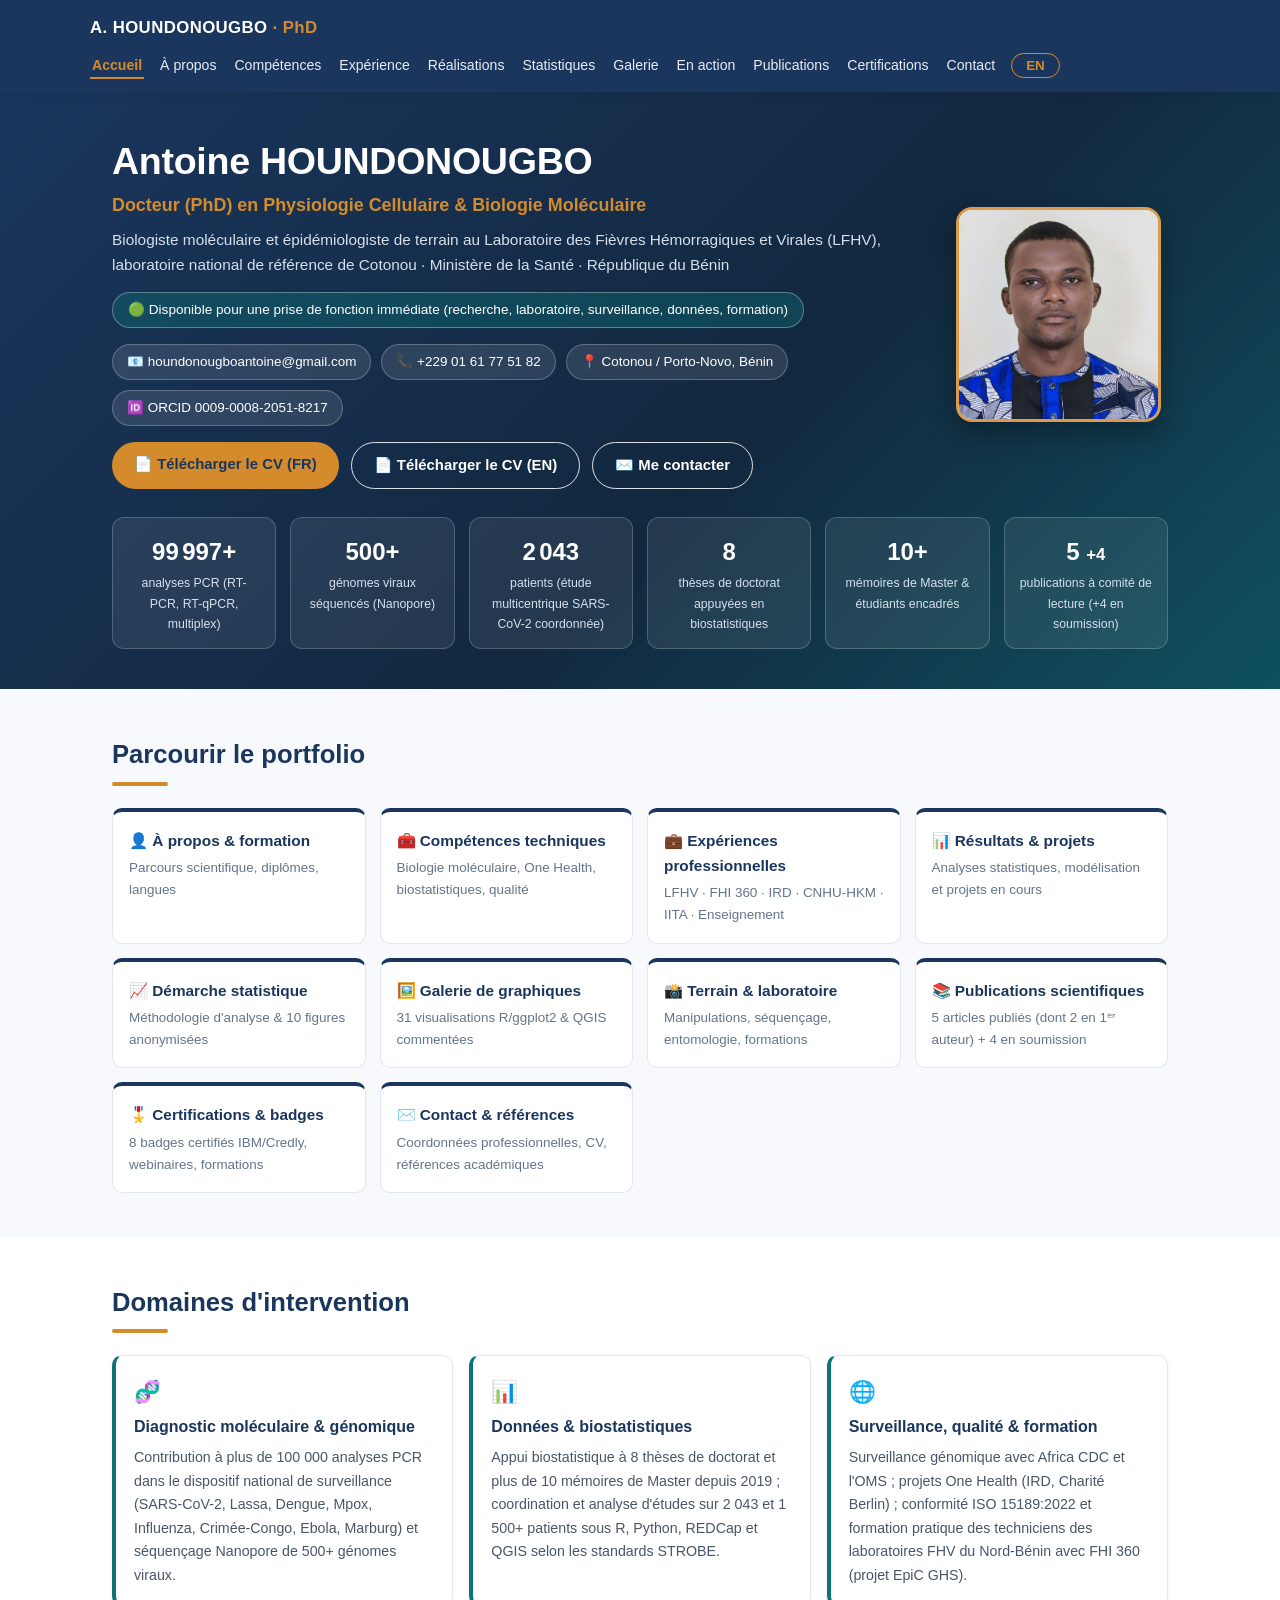
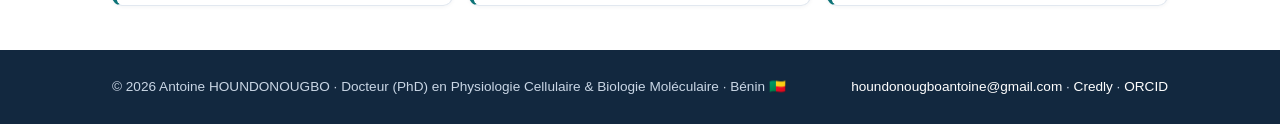
<file: index.html>
<!DOCTYPE html>
<html lang="fr">
<head>
<meta charset="UTF-8">
<meta name="viewport" content="width=device-width, initial-scale=1.0">
<title data-fr="Antoine HOUNDONOUGBO · PhD Physiologie Cellulaire & Biologie Moléculaire · LFHV Bénin" data-en="Antoine HOUNDONOUGBO · PhD Cellular Physiology & Molecular Biology · LFHV Benin">Antoine HOUNDONOUGBO · PhD Physiologie Cellulaire & Biologie Moléculaire · LFHV Bénin</title>
<meta name="description" content="Docteur (PhD) en Physiologie Cellulaire & Biologie Moléculaire. Biologie moléculaire, génomique Nanopore, épidémiologie One Health, biostatistiques R/Python, qualité ISO 15189. Laboratoire national de référence (LFHV), Bénin.">
<meta property="og:title" content="Antoine HOUNDONOUGBO · PhD Physiologie Cellulaire & Biologie Moléculaire · LFHV Bénin">
<meta property="og:description" content="Docteur (PhD) en Physiologie Cellulaire & Biologie Moléculaire. Biologie moléculaire, génomique Nanopore, épidémiologie One Health, biostatistiques R/Python, qualité ISO 15189. Laboratoire national de référence (LFHV), Bénin.">
<meta property="og:type" content="website">
<meta property="og:url" content="https://antoine-houndonougbo.github.io/">
<meta property="og:image" content="https://antoine-houndonougbo.github.io/assets/og-cover.png">
<meta name="twitter:card" content="summary_large_image">
<meta name="theme-color" content="#1A365D">
<link rel="canonical" href="https://antoine-houndonougbo.github.io/">
<link rel="icon" type="image/svg+xml" href="assets/favicon.svg">
<link rel="stylesheet" href="assets/styles.css">
</head>
<body>
<a class="skip" href="#contenu"><span lang="fr">Aller au contenu principal</span><span lang="en">Skip to main content</span></a>
<header class="site">
<div class="wrap nav">
  <a class="brand" href="index.html">A. HOUNDONOUGBO <span>· PhD</span></a>
  <nav aria-label="Navigation principale">
    <ul><li><a href="index.html" aria-current="page"><span lang="fr">Accueil</span><span lang="en">Home</span></a></li><li><a href="a-propos.html"><span lang="fr">À propos</span><span lang="en">About</span></a></li><li><a href="competences.html"><span lang="fr">Compétences</span><span lang="en">Skills</span></a></li><li><a href="experience.html"><span lang="fr">Expérience</span><span lang="en">Experience</span></a></li><li><a href="realisations.html"><span lang="fr">Réalisations</span><span lang="en">Results</span></a></li><li><a href="statistiques.html"><span lang="fr">Statistiques</span><span lang="en">Statistics</span></a></li><li><a href="galerie.html"><span lang="fr">Galerie</span><span lang="en">Gallery</span></a></li><li><a href="en-action.html"><span lang="fr">En action</span><span lang="en">In action</span></a></li><li><a href="publications.html"><span lang="fr">Publications</span><span lang="en">Publications</span></a></li><li><a href="certifications.html"><span lang="fr">Certifications</span><span lang="en">Certifications</span></a></li><li><a href="contact.html"><span lang="fr">Contact</span><span lang="en">Contact</span></a></li>
      <li><button class="langbtn" id="langBtn" type="button" aria-label="Changer de langue / Switch language">EN</button></li>
    </ul>
  </nav>
</div>
</header>
<main id="contenu">

<section class="hero">
<div class="wrap">
  <div class="hero-top">
    <div class="hero-main">
      <h1>Antoine HOUNDONOUGBO</h1>
      <p class="role"><span lang="fr">Docteur (PhD) en Physiologie Cellulaire &amp; Biologie Moléculaire</span><span lang="en">PhD in Cellular Physiology &amp; Molecular Biology</span></p>
      <p class="org"><span lang="fr">Biologiste moléculaire et épidémiologiste de terrain au Laboratoire des Fièvres Hémorragiques et Virales (LFHV), laboratoire national de référence de Cotonou · Ministère de la Santé · République du Bénin</span><span lang="en">Molecular biologist and field epidemiologist at the Hemorrhagic and Viral Fevers Laboratory (LFHV), Cotonou national reference laboratory · Ministry of Health · Republic of Benin</span></p>
      <p class="avail">🟢 <span lang="fr">Disponible pour une prise de fonction immédiate (recherche, laboratoire, surveillance, données, formation)</span><span lang="en">Available for immediate start (research, laboratory, surveillance, data, training)</span></p>
      <div class="contacts">
        <span class="chip">📧 <a href="mailto:houndonougboantoine@gmail.com">houndonougboantoine@gmail.com</a></span>
        <span class="chip">📞 <a href="tel:+2290161775182">+229 01 61 77 51 82</a></span>
        <span class="chip">📍 <span lang="fr">Cotonou / Porto-Novo, Bénin</span><span lang="en">Cotonou / Porto-Novo, Benin</span></span>
        <span class="chip">🆔 <a href="https://orcid.org/0009-0008-2051-8217">ORCID 0009-0008-2051-8217</a></span>
      </div>
      <div class="cta">
        <a class="btn-gold btn" href="cv/CV_Antoine_HOUNDONOUGBO_FR.pdf">📄 <span lang="fr">Télécharger le CV (FR)</span><span lang="en">Download CV (FR)</span></a>
        <a class="btn-outline btn" href="cv/CV_Antoine_HOUNDONOUGBO_EN.pdf">📄 <span lang="fr">Télécharger le CV (EN)</span><span lang="en">Download CV (EN)</span></a>
        <a class="btn-outline btn" href="contact.html">✉️ <span lang="fr">Me contacter</span><span lang="en">Contact me</span></a>
      </div>
    </div>
    <div class="hero-portrait">
      <img src="assets/photos/photo-identite-antoine-houndonougbo.jpg" alt="Portrait d'Antoine HOUNDONOUGBO" width="205" height="215">
    </div>
  </div>

  <div class="stats" role="group" aria-label="Chiffres clés">
    <div class="stat"><div class="v" data-count="100000" data-suffix="+">100 000+</div><div class="l"><span lang="fr">analyses PCR (RT-PCR, RT-qPCR, multiplex)</span><span lang="en">PCR assays (RT-PCR, RT-qPCR, multiplex)</span></div></div>
    <div class="stat"><div class="v" data-count="500" data-suffix="+">500+</div><div class="l"><span lang="fr">génomes viraux séquencés (Nanopore)</span><span lang="en">viral genomes sequenced (Nanopore)</span></div></div>
    <div class="stat"><div class="v" data-count="2043">2 043</div><div class="l"><span lang="fr">patients (étude multicentrique SARS-CoV-2 coordonnée)</span><span lang="en">patients (coordinated multicentre SARS-CoV-2 study)</span></div></div>
    <div class="stat"><div class="v" data-count="8">8</div><div class="l"><span lang="fr">thèses de doctorat appuyées en biostatistiques</span><span lang="en">PhD theses supported in biostatistics</span></div></div>
    <div class="stat"><div class="v" data-count="10" data-suffix="+">10+</div><div class="l"><span lang="fr">mémoires de Master &amp; étudiants encadrés</span><span lang="en">Master dissertations &amp; students mentored</span></div></div>
    <div class="stat"><div class="v">5 <small style="font-size:.7em;">+4</small></div><div class="l"><span lang="fr">publications à comité de lecture (+4 en soumission)</span><span lang="en">peer-reviewed publications (+4 under submission)</span></div></div>
  </div>
</div>
</section>

<section id="routes" aria-labelledby="routes-t">
<div class="wrap">
  <h2 id="routes-t"><span lang="fr">Parcourir le portfolio</span><span lang="en">Browse the portfolio</span></h2>
  <p class="rule"></p>
  <div class="route">
    <a href="a-propos.html"><div class="t"><span lang="fr">👤 À propos &amp; formation</span><span lang="en">👤 About &amp; education</span></div><div class="d"><span lang="fr">Parcours scientifique, diplômes, langues</span><span lang="en">Scientific background, degrees, languages</span></div></a>
    <a href="competences.html"><div class="t"><span lang="fr">🧰 Compétences techniques</span><span lang="en">🧰 Technical skills</span></div><div class="d"><span lang="fr">Biologie moléculaire, One Health, biostatistiques, qualité</span><span lang="en">Molecular biology, One Health, biostatistics, quality</span></div></a>
    <a href="experience.html"><div class="t"><span lang="fr">💼 Expériences professionnelles</span><span lang="en">💼 Professional experience</span></div><div class="d"><span lang="fr">LFHV · FHI 360 · IRD · CNHU-HKM · IITA · Enseignement</span><span lang="en">LFHV · FHI 360 · IRD · CNHU-HKM · IITA · Teaching</span></div></a>
    <a href="realisations.html"><div class="t"><span lang="fr">📊 Résultats &amp; projets</span><span lang="en">📊 Results &amp; projects</span></div><div class="d"><span lang="fr">Analyses statistiques, modélisation et projets en cours</span><span lang="en">Statistical analyses, modelling and ongoing projects</span></div></a>
    <a href="statistiques.html"><div class="t"><span lang="fr">📈 Démarche statistique</span><span lang="en">📈 Statistical workflow</span></div><div class="d"><span lang="fr">Méthodologie d'analyse &amp; 10 figures anonymisées</span><span lang="en">Analysis methodology &amp; 10 anonymised figures</span></div></a>
    <a href="galerie.html"><div class="t"><span lang="fr">🖼️ Galerie de graphiques</span><span lang="en">🖼️ Chart gallery</span></div><div class="d"><span lang="fr">31 visualisations R/ggplot2 &amp; QGIS commentées</span><span lang="en">31 commented R/ggplot2 &amp; QGIS visualisations</span></div></a>
    <a href="en-action.html"><div class="t"><span lang="fr">📸 Terrain &amp; laboratoire</span><span lang="en">📸 Field &amp; laboratory</span></div><div class="d"><span lang="fr">Manipulations, séquençage, entomologie, formations</span><span lang="en">Bench work, sequencing, entomology, training</span></div></a>
    <a href="publications.html"><div class="t"><span lang="fr">📚 Publications scientifiques</span><span lang="en">📚 Scientific publications</span></div><div class="d"><span lang="fr">5 articles publiés (dont 2 en 1ᵉʳ auteur) + 4 en soumission</span><span lang="en">5 published papers (2 as first author) + 4 under submission</span></div></a>
    <a href="certifications.html"><div class="t"><span lang="fr">🎖️ Certifications &amp; badges</span><span lang="en">🎖️ Certifications &amp; badges</span></div><div class="d"><span lang="fr">8 badges certifiés IBM/Credly, webinaires, formations</span><span lang="en">8 certified IBM/Credly badges, webinars, courses</span></div></a>
    <a href="contact.html"><div class="t"><span lang="fr">✉️ Contact &amp; références</span><span lang="en">✉️ Contact &amp; references</span></div><div class="d"><span lang="fr">Coordonnées professionnelles, CV, références académiques</span><span lang="en">Professional contact details, CV, academic references</span></div></a>
  </div>
</div>
</section>

<section class="alt" aria-labelledby="highlight-t">
<div class="wrap">
  <h2 id="highlight-t"><span lang="fr">Domaines d'intervention</span><span lang="en">Core areas of work</span></h2>
  <p class="rule"></p>
  <div class="grid">
    <div class="card"><div class="ico">🧬</div><h4><span lang="fr">Diagnostic moléculaire &amp; génomique</span><span lang="en">Molecular diagnostics &amp; genomics</span></h4><p><span lang="fr">Contribution à plus de 100 000 analyses PCR dans le dispositif national de surveillance (SARS-CoV-2, Lassa, Dengue, Mpox, Influenza, Crimée-Congo, Ebola, Marburg) et séquençage Nanopore de 500+ génomes viraux.</span><span lang="en">Contributed to 100,000+ PCR assays in the national surveillance system (SARS-CoV-2, Lassa, Dengue, Mpox, Influenza, Crimean-Congo, Ebola, Marburg) and Nanopore sequencing of 500+ viral genomes.</span></p></div>
    <div class="card"><div class="ico">📊</div><h4><span lang="fr">Données &amp; biostatistiques</span><span lang="en">Data &amp; biostatistics</span></h4><p><span lang="fr">Appui biostatistique à 8 thèses de doctorat et plus de 10 mémoires de Master depuis 2019 ; coordination et analyse d'études sur 2 043 et 1 500+ patients sous R, Python, REDCap et QGIS selon les standards STROBE.</span><span lang="en">Biostatistical support for 8 PhD theses and 10+ Master dissertations since 2019; coordination and analysis of studies on 2,043 and 1,500+ patients using R, Python, REDCap and QGIS under STROBE standards.</span></p></div>
    <div class="card"><div class="ico">🌐</div><h4><span lang="fr">Surveillance, qualité &amp; formation</span><span lang="en">Surveillance, quality &amp; training</span></h4><p><span lang="fr">Surveillance génomique avec Africa CDC et l'OMS ; projets One Health (IRD, Charité Berlin) ; conformité ISO 15189:2022 et formation pratique des techniciens des laboratoires FHV du Nord-Bénin avec FHI 360 (projet EpiC GHS).</span><span lang="en">Genomic surveillance with Africa CDC and WHO; One Health projects (IRD, Charité Berlin); ISO 15189:2022 compliance and practical training of northern-Benin VHF laboratory technicians with FHI 360 (EpiC GHS project).</span></p></div>
  </div>
</div>
</section>

</main>
<footer class="site">
<div class="wrap frow">
  <div>© <span id="year">2026</span> Antoine HOUNDONOUGBO · <span lang="fr">Docteur (PhD) en Physiologie Cellulaire &amp; Biologie Moléculaire · Bénin 🇧🇯</span><span lang="en">PhD in Cellular Physiology &amp; Molecular Biology · Benin 🇧🇯</span></div>
  <div><a href="mailto:houndonougboantoine@gmail.com">houndonougboantoine@gmail.com</a> · <a href="https://credly.com/users/antoine-houndonougbo">Credly</a> · <a href="https://orcid.org/0009-0008-2051-8217">ORCID</a></div>
</div>
</footer>
<script src="assets/vault-data.js"></script>
<script src="assets/script.js"></script>
</body>
</html>
</file>
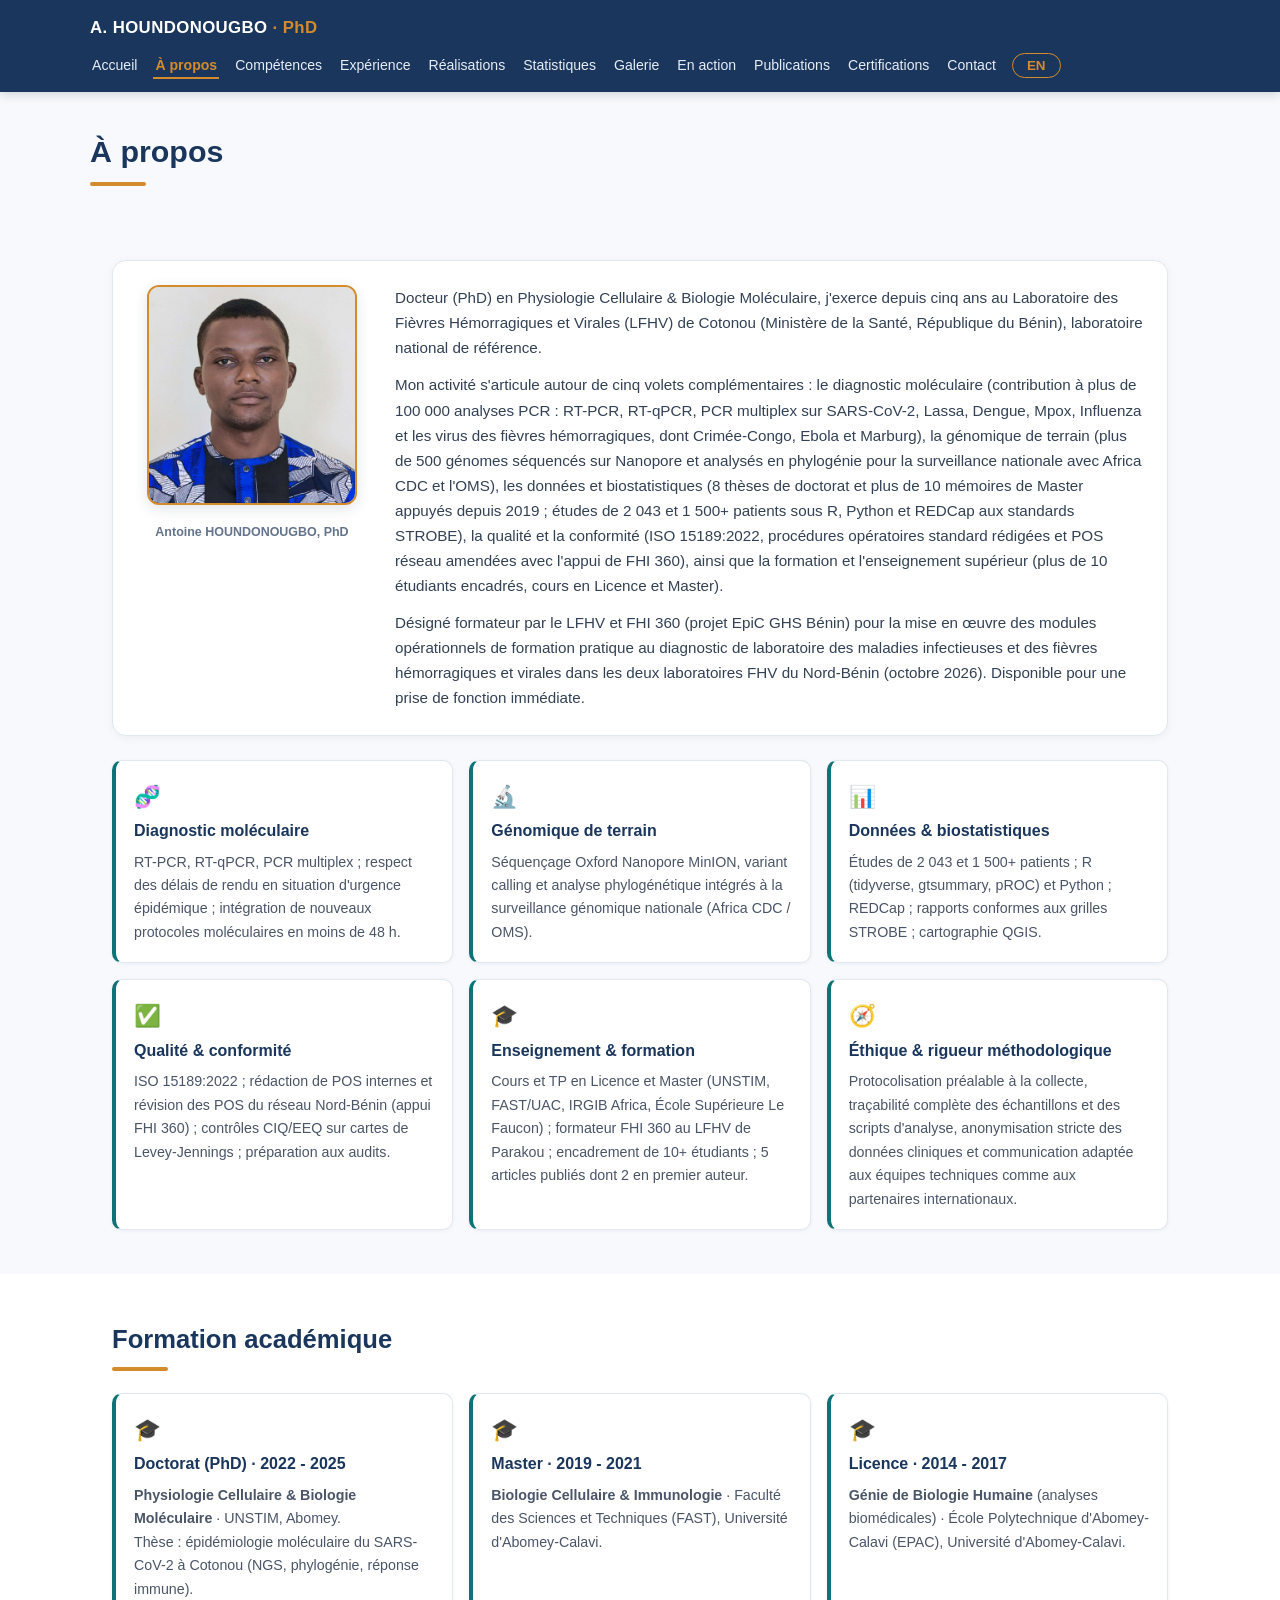
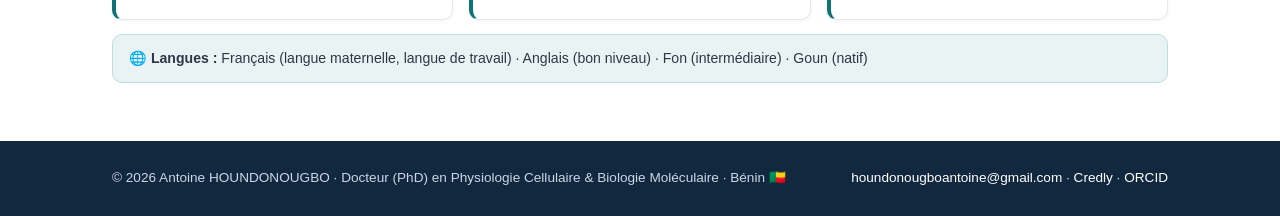
<file: a-propos.html>
<!DOCTYPE html>
<html lang="fr">
<head>
<meta charset="UTF-8">
<meta name="viewport" content="width=device-width, initial-scale=1.0">
<title data-fr="À propos · Antoine HOUNDONOUGBO" data-en="About · Antoine HOUNDONOUGBO">À propos · Antoine HOUNDONOUGBO</title>
<meta name="description" content="Parcours et formation d'Antoine HOUNDONOUGBO : 5 ans au Laboratoire des Fièvres Hémorragiques et Virales de Cotonou (LFHV), doctorat sur le SARS-CoV-2, biostatistiques et formation.">
<meta property="og:title" content="À propos · Antoine HOUNDONOUGBO">
<meta property="og:description" content="Parcours et formation d'Antoine HOUNDONOUGBO : 5 ans au Laboratoire des Fièvres Hémorragiques et Virales de Cotonou (LFHV), doctorat sur le SARS-CoV-2, biostatistiques et formation.">
<meta property="og:type" content="website">
<meta property="og:url" content="https://antoine-houndonougbo.github.io/a-propos.html">
<meta property="og:image" content="https://antoine-houndonougbo.github.io/assets/og-cover.png">
<meta name="twitter:card" content="summary_large_image">
<meta name="theme-color" content="#1A365D">
<link rel="canonical" href="https://antoine-houndonougbo.github.io/a-propos.html">
<link rel="icon" type="image/svg+xml" href="assets/favicon.svg">
<link rel="stylesheet" href="assets/styles.css">
</head>
<body>
<a class="skip" href="#contenu"><span lang="fr">Aller au contenu principal</span><span lang="en">Skip to main content</span></a>
<header class="site">
<div class="wrap nav">
  <a class="brand" href="index.html">A. HOUNDONOUGBO <span>· PhD</span></a>
  <nav aria-label="Navigation principale">
    <ul><li><a href="index.html"><span lang="fr">Accueil</span><span lang="en">Home</span></a></li><li><a href="a-propos.html" aria-current="page"><span lang="fr">À propos</span><span lang="en">About</span></a></li><li><a href="competences.html"><span lang="fr">Compétences</span><span lang="en">Skills</span></a></li><li><a href="experience.html"><span lang="fr">Expérience</span><span lang="en">Experience</span></a></li><li><a href="realisations.html"><span lang="fr">Réalisations</span><span lang="en">Results</span></a></li><li><a href="statistiques.html"><span lang="fr">Statistiques</span><span lang="en">Statistics</span></a></li><li><a href="galerie.html"><span lang="fr">Galerie</span><span lang="en">Gallery</span></a></li><li><a href="en-action.html"><span lang="fr">En action</span><span lang="en">In action</span></a></li><li><a href="publications.html"><span lang="fr">Publications</span><span lang="en">Publications</span></a></li><li><a href="certifications.html"><span lang="fr">Certifications</span><span lang="en">Certifications</span></a></li><li><a href="contact.html"><span lang="fr">Contact</span><span lang="en">Contact</span></a></li>
      <li><button class="langbtn" id="langBtn" type="button" aria-label="Changer de langue / Switch language">EN</button></li>
    </ul>
  </nav>
</div>
</header>
<main id="contenu">

<div class="wrap pagehead"><h1><span lang="fr">À propos</span><span lang="en">About</span></h1><p class="rule"></p></div>
<section aria-labelledby="ap-t">
<div class="wrap">
  <div class="about-intro">
    <div class="about-photo">
      <img src="assets/photos/photo-identite-antoine-houndonougbo.jpg" alt="Antoine HOUNDONOUGBO, Docteur en Physiologie Cellulaire et Biologie Moléculaire" width="210" height="220">
      <div class="caption">Antoine HOUNDONOUGBO, PhD</div>
    </div>
    <div class="about-text">
      <p><span lang="fr">Docteur (PhD) en Physiologie Cellulaire &amp; Biologie Moléculaire, j'exerce depuis cinq ans au Laboratoire des Fièvres Hémorragiques et Virales (LFHV) de Cotonou (Ministère de la Santé, République du Bénin), laboratoire national de référence.</span><span lang="en">Holder of a PhD in Cellular Physiology &amp; Molecular Biology, I have worked for five years at the Hemorrhagic and Viral Fevers Laboratory (LFHV) of Cotonou (Ministry of Health, Republic of Benin), the national reference laboratory.</span></p>
      <p><span lang="fr">Mon activité s'articule autour de cinq volets complémentaires : le diagnostic moléculaire (contribution à plus de 100 000 analyses PCR : RT-PCR, RT-qPCR, PCR multiplex sur SARS-CoV-2, Lassa, Dengue, Mpox, Influenza et les virus des fièvres hémorragiques, dont Crimée-Congo, Ebola et Marburg), la génomique de terrain (plus de 500 génomes séquencés sur Nanopore et analysés en phylogénie pour la surveillance nationale avec Africa CDC et l'OMS), les données et biostatistiques (8 thèses de doctorat et plus de 10 mémoires de Master appuyés depuis 2019 ; études de 2 043 et 1 500+ patients sous R, Python et REDCap aux standards STROBE), la qualité et la conformité (ISO 15189:2022, procédures opératoires standard rédigées et POS réseau amendées avec l'appui de FHI 360), ainsi que la formation et l'enseignement supérieur (plus de 10 étudiants encadrés, cours en Licence et Master).</span><span lang="en">My work spans five complementary areas: molecular diagnostics (contributed to 100,000+ PCR assays including RT-PCR, RT-qPCR and multiplex PCR on SARS-CoV-2, Lassa, Dengue, Mpox, Influenza and viral hemorrhagic fevers such as Crimean-Congo, Ebola and Marburg), field genomics (500+ genomes sequenced on Nanopore and analysed by phylogenetics for national surveillance with Africa CDC and WHO), data and biostatistics (8 PhD theses and 10+ Master dissertations supported since 2019; studies of 2,043 and 1,500+ patients using R, Python and REDCap under STROBE standards), quality and compliance (ISO 15189:2022, standard operating procedures authored and network SOPs amended with FHI 360 support), and higher-education teaching and training (10+ students supervised, Bachelor and Master courses).</span></p>
      <p><span lang="fr">Désigné formateur par le LFHV et FHI 360 (projet EpiC GHS Bénin) pour la mise en œuvre des modules opérationnels de formation pratique au diagnostic de laboratoire des maladies infectieuses et des fièvres hémorragiques et virales dans les deux laboratoires FHV du Nord-Bénin (octobre 2026). Disponible pour une prise de fonction immédiate.</span><span lang="en">Designated trainer by LFHV and FHI 360 (EpiC GHS Benin project) to deliver operational hands-on training modules in laboratory diagnostics of infectious diseases and viral hemorrhagic fevers across the two VHF laboratories in northern Benin (October 2026). Available for immediate start.</span></p>
    </div>
  </div>

  <div class="grid">
    <div class="card"><div class="ico">🧬</div><h4><span lang="fr">Diagnostic moléculaire</span><span lang="en">Molecular diagnostics</span></h4><p><span lang="fr">RT-PCR, RT-qPCR, PCR multiplex ; respect des délais de rendu en situation d'urgence épidémique ; intégration de nouveaux protocoles moléculaires en moins de 48 h.</span><span lang="en">RT-PCR, RT-qPCR, multiplex PCR; turnaround deadlines met during epidemic emergencies; new molecular protocols integrated within 48 h.</span></p></div>
    <div class="card"><div class="ico">🔬</div><h4><span lang="fr">Génomique de terrain</span><span lang="en">Field genomics</span></h4><p><span lang="fr">Séquençage Oxford Nanopore MinION, variant calling et analyse phylogénétique intégrés à la surveillance génomique nationale (Africa CDC / OMS).</span><span lang="en">Oxford Nanopore MinION sequencing, variant calling and phylogenetic analysis integrated into national genomic surveillance (Africa CDC / WHO).</span></p></div>
    <div class="card"><div class="ico">📊</div><h4><span lang="fr">Données &amp; biostatistiques</span><span lang="en">Data &amp; biostatistics</span></h4><p><span lang="fr">Études de 2 043 et 1 500+ patients ; R (tidyverse, gtsummary, pROC) et Python ; REDCap ; rapports conformes aux grilles STROBE ; cartographie QGIS.</span><span lang="en">Studies of 2,043 and 1,500+ patients; R (tidyverse, gtsummary, pROC) and Python; REDCap; STROBE-compliant reporting; QGIS mapping.</span></p></div>
    <div class="card"><div class="ico">✅</div><h4><span lang="fr">Qualité &amp; conformité</span><span lang="en">Quality &amp; compliance</span></h4><p><span lang="fr">ISO 15189:2022 ; rédaction de POS internes et révision des POS du réseau Nord-Bénin (appui FHI 360) ; contrôles CIQ/EEQ sur cartes de Levey-Jennings ; préparation aux audits.</span><span lang="en">ISO 15189:2022; internal SOP authoring and revision of northern-Benin network SOPs (FHI 360 support); IQC/EQA on Levey-Jennings charts; audit preparation.</span></p></div>
    <div class="card"><div class="ico">🎓</div><h4><span lang="fr">Enseignement &amp; formation</span><span lang="en">Teaching &amp; training</span></h4><p><span lang="fr">Cours et TP en Licence et Master (UNSTIM, FAST/UAC, IRGIB Africa, École Supérieure Le Faucon) ; formateur FHI 360 au LFHV de Parakou ; encadrement de 10+ étudiants ; 5 articles publiés dont 2 en premier auteur.</span><span lang="en">Lectures and practicals at Bachelor and Master level (UNSTIM, FAST/UAC, IRGIB Africa, École Supérieure Le Faucon); FHI 360 trainer at LFHV Parakou; 10+ students supervised; 5 published papers including 2 as first author.</span></p></div>
    <div class="card"><div class="ico">🧭</div><h4><span lang="fr">Éthique &amp; rigueur méthodologique</span><span lang="en">Ethics &amp; methodological rigour</span></h4><p><span lang="fr">Protocolisation préalable à la collecte, traçabilité complète des échantillons et des scripts d'analyse, anonymisation stricte des données cliniques et communication adaptée aux équipes techniques comme aux partenaires internationaux.</span><span lang="en">Protocol writing prior to data collection, full sample and script traceability, strict anonymisation of clinical data and clear reporting for both technical teams and international partners.</span></p></div>
  </div>
</div>
</section>

<section class="alt" aria-labelledby="form-t">
<div class="wrap">
  <h2 id="form-t"><span lang="fr">Formation académique</span><span lang="en">Education</span></h2>
  <p class="rule"></p>
  <div class="grid">
    <div class="card"><div class="ico">🎓</div><h4><span lang="fr">Doctorat (PhD) · 2022 - 2025</span><span lang="en">PhD · 2022 - 2025</span></h4><p><span lang="fr"><strong>Physiologie Cellulaire &amp; Biologie Moléculaire</strong> · UNSTIM, Abomey.<br>Thèse : épidémiologie moléculaire du SARS-CoV-2 à Cotonou (NGS, phylogénie, réponse immune).</span><span lang="en"><strong>Cellular Physiology &amp; Molecular Biology</strong> · UNSTIM, Abomey.<br>Thesis: molecular epidemiology of SARS-CoV-2 in Cotonou (NGS, phylogenetics, immune response).</span></p></div>
    <div class="card"><div class="ico">🎓</div><h4><span lang="fr">Master · 2019 - 2021</span><span lang="en">MSc · 2019 - 2021</span></h4><p><span lang="fr"><strong>Biologie Cellulaire &amp; Immunologie</strong> · Faculté des Sciences et Techniques (FAST), Université d'Abomey-Calavi.</span><span lang="en"><strong>Cell Biology &amp; Immunology</strong> · Faculty of Sciences and Technology (FAST), University of Abomey-Calavi.</span></p></div>
    <div class="card"><div class="ico">🎓</div><h4><span lang="fr">Licence · 2014 - 2017</span><span lang="en">BSc · 2014 - 2017</span></h4><p><span lang="fr"><strong>Génie de Biologie Humaine</strong> (analyses biomédicales) · École Polytechnique d'Abomey-Calavi (EPAC), Université d'Abomey-Calavi.</span><span lang="en"><strong>Human Biology Engineering</strong> (biomedical analyses) · Polytechnic School of Abomey-Calavi (EPAC), University of Abomey-Calavi.</span></p></div>
  </div>
  <div class="notice">🌐 <strong><span lang="fr">Langues :</span><span lang="en">Languages:</span></strong> <span lang="fr">Français (langue maternelle, langue de travail) · Anglais (bon niveau) · Fon (intermédiaire) · Goun (natif)</span><span lang="en">French (native, working language) · English (good working level) · Fon (intermediate) · Goun (native)</span></div>
</div>
</section>

</main>
<footer class="site">
<div class="wrap frow">
  <div>© <span id="year">2026</span> Antoine HOUNDONOUGBO · <span lang="fr">Docteur (PhD) en Physiologie Cellulaire &amp; Biologie Moléculaire · Bénin 🇧🇯</span><span lang="en">PhD in Cellular Physiology &amp; Molecular Biology · Benin 🇧🇯</span></div>
  <div><a href="mailto:houndonougboantoine@gmail.com">houndonougboantoine@gmail.com</a> · <a href="https://credly.com/users/antoine-houndonougbo">Credly</a> · <a href="https://orcid.org/0009-0008-2051-8217">ORCID</a></div>
</div>
</footer>
<script src="assets/vault-data.js"></script>
<script src="assets/script.js"></script>
</body>
</html>
</file>
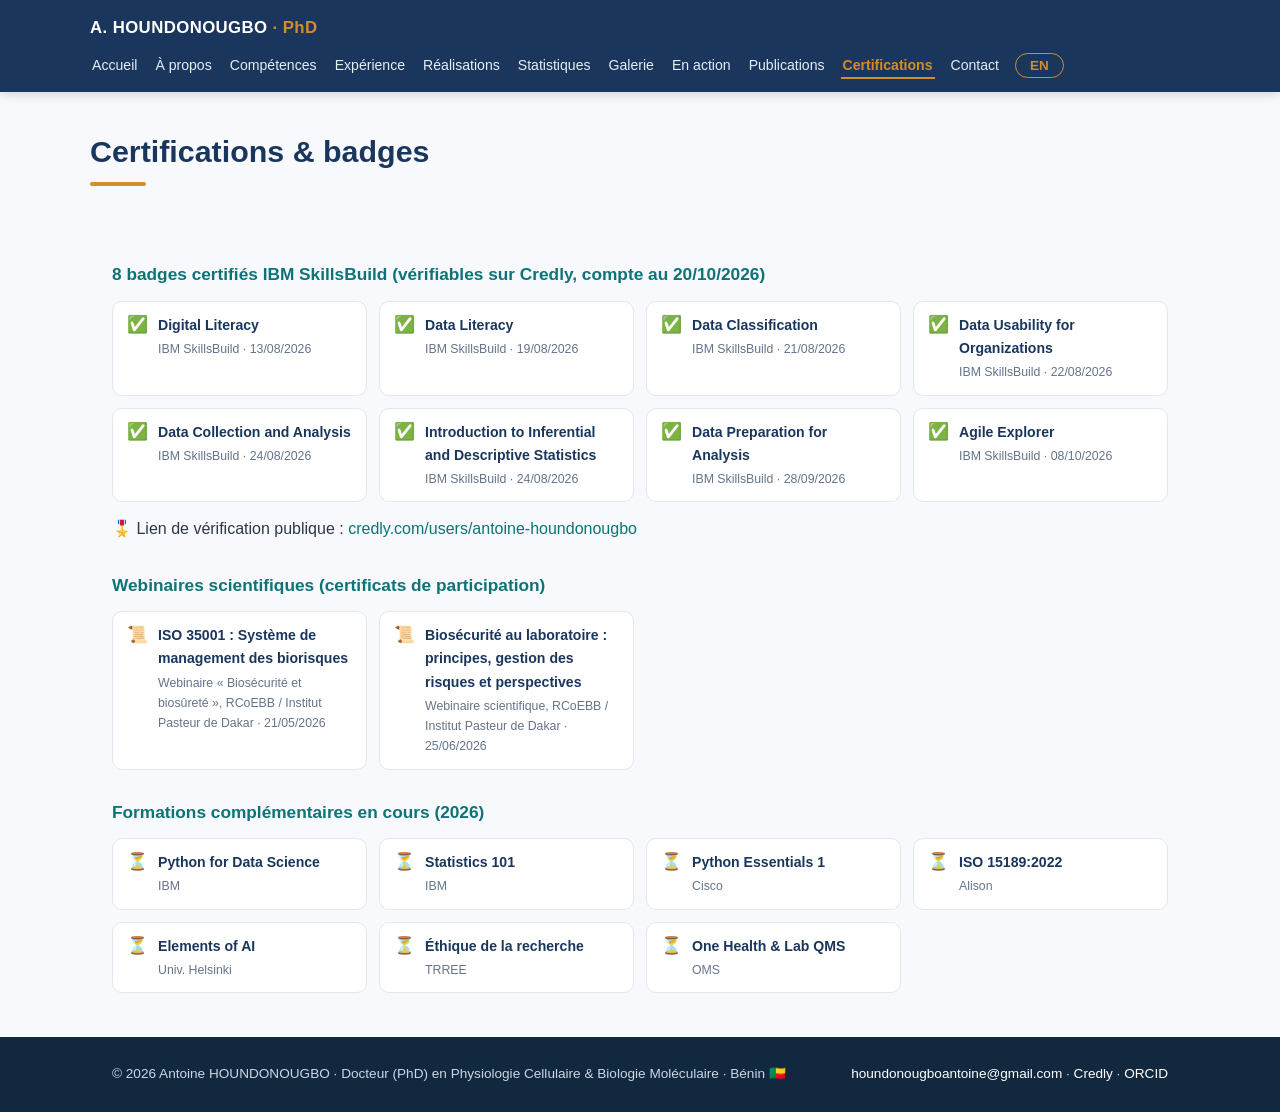
<file: certifications.html>
<!DOCTYPE html>
<html lang="fr">
<head>
<meta charset="UTF-8">
<meta name="viewport" content="width=device-width, initial-scale=1.0">
<title data-fr="Certifications & formation continue · Antoine HOUNDONOUGBO" data-en="Certifications & continuing education · Antoine HOUNDONOUGBO">Certifications & formation continue · Antoine HOUNDONOUGBO</title>
<meta name="description" content="8 badges IBM SkillsBuild vérifiables sur Credly, webinaires scientifiques de l'Institut Pasteur de Dakar (RCoEBB) et formations complémentaires.">
<meta property="og:title" content="Certifications & formation continue · Antoine HOUNDONOUGBO">
<meta property="og:description" content="8 badges IBM SkillsBuild vérifiables sur Credly, webinaires scientifiques de l'Institut Pasteur de Dakar (RCoEBB) et formations complémentaires.">
<meta property="og:type" content="website">
<meta property="og:url" content="https://antoine-houndonougbo.github.io/certifications.html">
<meta property="og:image" content="https://antoine-houndonougbo.github.io/assets/og-cover.png">
<meta name="twitter:card" content="summary_large_image">
<meta name="theme-color" content="#1A365D">
<link rel="canonical" href="https://antoine-houndonougbo.github.io/certifications.html">
<link rel="icon" type="image/svg+xml" href="assets/favicon.svg">
<link rel="stylesheet" href="assets/styles.css">
</head>
<body>
<a class="skip" href="#contenu"><span lang="fr">Aller au contenu principal</span><span lang="en">Skip to main content</span></a>
<header class="site">
<div class="wrap nav">
  <a class="brand" href="index.html">A. HOUNDONOUGBO <span>· PhD</span></a>
  <nav aria-label="Navigation principale">
    <ul><li><a href="index.html"><span lang="fr">Accueil</span><span lang="en">Home</span></a></li><li><a href="a-propos.html"><span lang="fr">À propos</span><span lang="en">About</span></a></li><li><a href="competences.html"><span lang="fr">Compétences</span><span lang="en">Skills</span></a></li><li><a href="experience.html"><span lang="fr">Expérience</span><span lang="en">Experience</span></a></li><li><a href="realisations.html"><span lang="fr">Réalisations</span><span lang="en">Results</span></a></li><li><a href="statistiques.html"><span lang="fr">Statistiques</span><span lang="en">Statistics</span></a></li><li><a href="galerie.html"><span lang="fr">Galerie</span><span lang="en">Gallery</span></a></li><li><a href="en-action.html"><span lang="fr">En action</span><span lang="en">In action</span></a></li><li><a href="publications.html"><span lang="fr">Publications</span><span lang="en">Publications</span></a></li><li><a href="certifications.html" aria-current="page"><span lang="fr">Certifications</span><span lang="en">Certifications</span></a></li><li><a href="contact.html"><span lang="fr">Contact</span><span lang="en">Contact</span></a></li>
      <li><button class="langbtn" id="langBtn" type="button" aria-label="Changer de langue / Switch language">EN</button></li>
    </ul>
  </nav>
</div>
</header>
<main id="contenu">

<div class="wrap pagehead"><h1><span lang="fr">Certifications &amp; badges</span><span lang="en">Certifications &amp; badges</span></h1><p class="rule"></p></div>
<section aria-labelledby="cert-t">
<div class="wrap">
  <h3 id="cert-t"><span lang="fr">8 badges certifiés IBM SkillsBuild (vérifiables sur Credly, compte au 20/10/2026)</span><span lang="en">8 certified IBM SkillsBuild badges (verifiable on Credly, as of 20/10/2026)</span></h3>
  <div class="certs" style="margin-top:12px;">
    <div class="cert"><span class="st">✅</span><div class="cert-body"><span class="cert-title">Digital Literacy</span><span class="cert-date">IBM SkillsBuild · 13/08/2026</span></div></div>
    <div class="cert"><span class="st">✅</span><div class="cert-body"><span class="cert-title">Data Literacy</span><span class="cert-date">IBM SkillsBuild · 19/08/2026</span></div></div>
    <div class="cert"><span class="st">✅</span><div class="cert-body"><span class="cert-title">Data Classification</span><span class="cert-date">IBM SkillsBuild · 21/08/2026</span></div></div>
    <div class="cert"><span class="st">✅</span><div class="cert-body"><span class="cert-title">Data Usability for Organizations</span><span class="cert-date">IBM SkillsBuild · 22/08/2026</span></div></div>
    <div class="cert"><span class="st">✅</span><div class="cert-body"><span class="cert-title">Data Collection and Analysis</span><span class="cert-date">IBM SkillsBuild · 24/08/2026</span></div></div>
    <div class="cert"><span class="st">✅</span><div class="cert-body"><span class="cert-title">Introduction to Inferential and Descriptive Statistics</span><span class="cert-date">IBM SkillsBuild · 24/08/2026</span></div></div>
    <div class="cert"><span class="st">✅</span><div class="cert-body"><span class="cert-title">Data Preparation for Analysis</span><span class="cert-date">IBM SkillsBuild · 28/09/2026</span></div></div>
    <div class="cert"><span class="st">✅</span><div class="cert-body"><span class="cert-title">Agile Explorer</span><span class="cert-date">IBM SkillsBuild · 08/10/2026</span></div></div>
  </div>
  <p style="margin-top:14px;">🎖️ <span lang="fr">Lien de vérification publique :</span><span lang="en">Public verification link:</span> <a href="https://credly.com/users/antoine-houndonougbo">credly.com/users/antoine-houndonougbo</a></p>

  <h3 style="margin-top:28px;"><span lang="fr">Webinaires scientifiques (certificats de participation)</span><span lang="en">Scientific webinars (attendance certificates)</span></h3>
  <div class="certs" style="margin-top:12px;">
    <div class="cert"><span class="st">📜</span><div class="cert-body"><span class="cert-title">ISO 35001 : <span lang="fr">Système de management des biorisques</span><span lang="en">Biorisk management system</span></span><span class="cert-date"><span lang="fr">Webinaire « Biosécurité et biosûreté », RCoEBB / Institut Pasteur de Dakar · 21/05/2026</span><span lang="en">“Biosafety and biosecurity” webinar, RCoEBB / Institut Pasteur de Dakar · 21/05/2026</span></span></div></div>
    <div class="cert"><span class="st">📜</span><div class="cert-body"><span class="cert-title"><span lang="fr">Biosécurité au laboratoire : principes, gestion des risques et perspectives</span><span lang="en">Laboratory biosafety: principles, risk management and perspectives</span></span><span class="cert-date"><span lang="fr">Webinaire scientifique, RCoEBB / Institut Pasteur de Dakar · 25/06/2026</span><span lang="en">Scientific webinar, RCoEBB / Institut Pasteur de Dakar · 25/06/2026</span></span></div></div>
  </div>

  <h3 style="margin-top:28px;"><span lang="fr">Formations complémentaires en cours (2026)</span><span lang="en">Ongoing continuing education (2026)</span></h3>
  <div class="certs" style="margin-top:12px;">
    <div class="cert"><span class="st">⏳</span><div class="cert-body"><span class="cert-title">Python for Data Science</span><span class="cert-date">IBM</span></div></div>
    <div class="cert"><span class="st">⏳</span><div class="cert-body"><span class="cert-title">Statistics 101</span><span class="cert-date">IBM</span></div></div>
    <div class="cert"><span class="st">⏳</span><div class="cert-body"><span class="cert-title">Python Essentials 1</span><span class="cert-date">Cisco</span></div></div>
    <div class="cert"><span class="st">⏳</span><div class="cert-body"><span class="cert-title">ISO 15189:2022</span><span class="cert-date">Alison</span></div></div>
    <div class="cert"><span class="st">⏳</span><div class="cert-body"><span class="cert-title">Elements of AI</span><span class="cert-date">Univ. Helsinki</span></div></div>
    <div class="cert"><span class="st">⏳</span><div class="cert-body"><span class="cert-title"><span lang="fr">Éthique de la recherche</span><span lang="en">Research ethics</span></span><span class="cert-date">TRREE</span></div></div>
    <div class="cert"><span class="st">⏳</span><div class="cert-body"><span class="cert-title">One Health &amp; Lab QMS</span><span class="cert-date"><span lang="fr">OMS</span><span lang="en">WHO</span></span></div></div>
  </div>
</div>
</section>

</main>
<footer class="site">
<div class="wrap frow">
  <div>© <span id="year">2026</span> Antoine HOUNDONOUGBO · <span lang="fr">Docteur (PhD) en Physiologie Cellulaire &amp; Biologie Moléculaire · Bénin 🇧🇯</span><span lang="en">PhD in Cellular Physiology &amp; Molecular Biology · Benin 🇧🇯</span></div>
  <div><a href="mailto:houndonougboantoine@gmail.com">houndonougboantoine@gmail.com</a> · <a href="https://credly.com/users/antoine-houndonougbo">Credly</a> · <a href="https://orcid.org/0009-0008-2051-8217">ORCID</a></div>
</div>
</footer>
<script src="assets/vault-data.js"></script>
<script src="assets/script.js"></script>
</body>
</html>
</file>
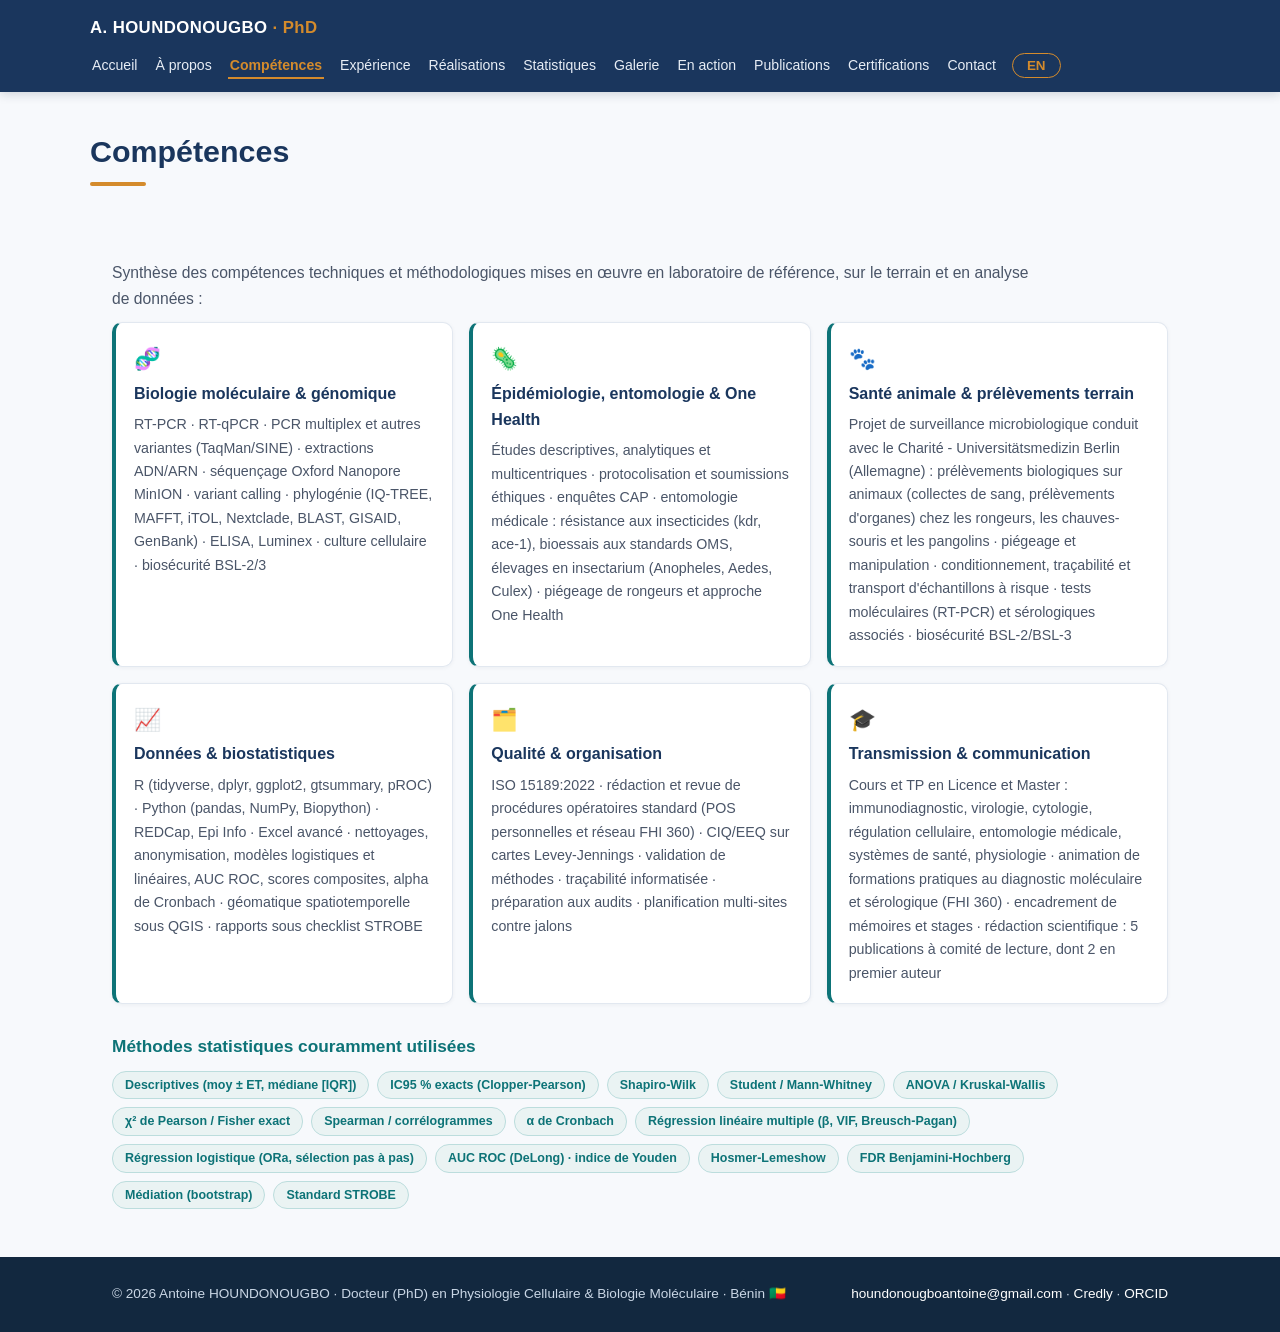
<file: competences.html>
<!DOCTYPE html>
<html lang="fr">
<head>
<meta charset="UTF-8">
<meta name="viewport" content="width=device-width, initial-scale=1.0">
<title data-fr="Compétences · Antoine HOUNDONOUGBO" data-en="Skills · Antoine HOUNDONOUGBO">Compétences · Antoine HOUNDONOUGBO</title>
<meta name="description" content="Compétences techniques d'Antoine HOUNDONOUGBO : biologie moléculaire et génomique Nanopore, épidémiologie One Health, santé animale, biostatistiques (R, Python, QGIS), qualité ISO 15189, enseignement.">
<meta property="og:title" content="Compétences · Antoine HOUNDONOUGBO">
<meta property="og:description" content="Compétences techniques d'Antoine HOUNDONOUGBO : biologie moléculaire et génomique Nanopore, épidémiologie One Health, santé animale, biostatistiques (R, Python, QGIS), qualité ISO 15189, enseignement.">
<meta property="og:type" content="website">
<meta property="og:url" content="https://antoine-houndonougbo.github.io/competences.html">
<meta property="og:image" content="https://antoine-houndonougbo.github.io/assets/og-cover.png">
<meta name="twitter:card" content="summary_large_image">
<meta name="theme-color" content="#1A365D">
<link rel="canonical" href="https://antoine-houndonougbo.github.io/competences.html">
<link rel="icon" type="image/svg+xml" href="assets/favicon.svg">
<link rel="stylesheet" href="assets/styles.css">
</head>
<body>
<a class="skip" href="#contenu"><span lang="fr">Aller au contenu principal</span><span lang="en">Skip to main content</span></a>
<header class="site">
<div class="wrap nav">
  <a class="brand" href="index.html">A. HOUNDONOUGBO <span>· PhD</span></a>
  <nav aria-label="Navigation principale">
    <ul><li><a href="index.html"><span lang="fr">Accueil</span><span lang="en">Home</span></a></li><li><a href="a-propos.html"><span lang="fr">À propos</span><span lang="en">About</span></a></li><li><a href="competences.html" aria-current="page"><span lang="fr">Compétences</span><span lang="en">Skills</span></a></li><li><a href="experience.html"><span lang="fr">Expérience</span><span lang="en">Experience</span></a></li><li><a href="realisations.html"><span lang="fr">Réalisations</span><span lang="en">Results</span></a></li><li><a href="statistiques.html"><span lang="fr">Statistiques</span><span lang="en">Statistics</span></a></li><li><a href="galerie.html"><span lang="fr">Galerie</span><span lang="en">Gallery</span></a></li><li><a href="en-action.html"><span lang="fr">En action</span><span lang="en">In action</span></a></li><li><a href="publications.html"><span lang="fr">Publications</span><span lang="en">Publications</span></a></li><li><a href="certifications.html"><span lang="fr">Certifications</span><span lang="en">Certifications</span></a></li><li><a href="contact.html"><span lang="fr">Contact</span><span lang="en">Contact</span></a></li>
      <li><button class="langbtn" id="langBtn" type="button" aria-label="Changer de langue / Switch language">EN</button></li>
    </ul>
  </nav>
</div>
</header>
<main id="contenu">

<div class="wrap pagehead"><h1><span lang="fr">Compétences</span><span lang="en">Skills</span></h1><p class="rule"></p></div>
<section aria-labelledby="sk-t">
<div class="wrap">
  <p class="lead"><span lang="fr">Synthèse des compétences techniques et méthodologiques mises en œuvre en laboratoire de référence, sur le terrain et en analyse de données :</span><span lang="en">Overview of technical and methodological skills applied in reference laboratory operations, fieldwork and data analysis:</span></p>
  <div class="grid">
    <div class="card"><div class="ico">🧬</div><h4><span lang="fr">Biologie moléculaire &amp; génomique</span><span lang="en">Molecular biology &amp; genomics</span></h4><p><span lang="fr">RT-PCR · RT-qPCR · PCR multiplex et autres variantes (TaqMan/SINE) · extractions ADN/ARN · séquençage Oxford Nanopore MinION · variant calling · phylogénie (IQ-TREE, MAFFT, iTOL, Nextclade, BLAST, GISAID, GenBank) · ELISA, Luminex · culture cellulaire · biosécurité BSL-2/3</span><span lang="en">RT-PCR · RT-qPCR · multiplex PCR and other variants (TaqMan/SINE) · DNA/RNA extraction · Oxford Nanopore MinION sequencing · variant calling · phylogenetics (IQ-TREE, MAFFT, iTOL, Nextclade, BLAST, GISAID, GenBank) · ELISA, Luminex · cell culture · BSL-2/3 biosafety</span></p></div>
    <div class="card"><div class="ico">🦠</div><h4><span lang="fr">Épidémiologie, entomologie &amp; One Health</span><span lang="en">Epidemiology, entomology &amp; One Health</span></h4><p><span lang="fr">Études descriptives, analytiques et multicentriques · protocolisation et soumissions éthiques · enquêtes CAP · entomologie médicale : résistance aux insecticides (kdr, ace-1), bioessais aux standards OMS, élevages en insectarium (Anopheles, Aedes, Culex) · piégeage de rongeurs et approche One Health</span><span lang="en">Descriptive, analytical and multi-centre studies · protocol writing and ethics submissions · KAP surveys · medical entomology: insecticide resistance (kdr, ace-1), WHO-standard bioassays, insectary rearing (Anopheles, Aedes, Culex) · rodent trapping and One Health approach</span></p></div>
    <div class="card"><div class="ico">🐾</div><h4><span lang="fr">Santé animale &amp; prélèvements terrain</span><span lang="en">Animal health &amp; field sampling</span></h4><p><span lang="fr">Projet de surveillance microbiologique conduit avec le Charité - Universitätsmedizin Berlin (Allemagne) : prélèvements biologiques sur animaux (collectes de sang, prélèvements d'organes) chez les rongeurs, les chauves-souris et les pangolins · piégeage et manipulation · conditionnement, traçabilité et transport d'échantillons à risque · tests moléculaires (RT-PCR) et sérologiques associés · biosécurité BSL-2/BSL-3</span><span lang="en">Microbiological surveillance project conducted with Charité - Universitätsmedizin Berlin (Germany): biological sampling in animals (blood collection, organ sampling) in rodents, bats and pangolins · trapping and handling · packaging, traceability and transport of risk samples · associated molecular (RT-PCR) and serological testing · BSL-2/BSL-3 biosafety</span></p></div>
    <div class="card"><div class="ico">📈</div><h4><span lang="fr">Données &amp; biostatistiques</span><span lang="en">Data &amp; biostatistics</span></h4><p><span lang="fr">R (tidyverse, dplyr, ggplot2, gtsummary, pROC) · Python (pandas, NumPy, Biopython) · REDCap, Epi Info · Excel avancé · nettoyages, anonymisation, modèles logistiques et linéaires, AUC ROC, scores composites, alpha de Cronbach · géomatique spatiotemporelle sous QGIS · rapports sous checklist STROBE</span><span lang="en">R (tidyverse, dplyr, ggplot2, gtsummary, pROC) · Python (pandas, NumPy, Biopython) · REDCap, Epi Info · advanced Excel · cleaning, anonymisation, logistic and linear models, AUC ROC, composite scores, Cronbach's alpha · spatiotemporal GIS with QGIS · reporting against STROBE checklists</span></p></div>
    <div class="card"><div class="ico">🗂️</div><h4><span lang="fr">Qualité &amp; organisation</span><span lang="en">Quality &amp; organization</span></h4><p><span lang="fr">ISO 15189:2022 · rédaction et revue de procédures opératoires standard (POS personnelles et réseau FHI 360) · CIQ/EEQ sur cartes Levey-Jennings · validation de méthodes · traçabilité informatisée · préparation aux audits · planification multi-sites contre jalons</span><span lang="en">ISO 15189:2022 · writing and reviewing standard operating procedures (own and FHI 360 network SOPs) · IQC/EQA on Levey-Jennings charts · method validation · computerised traceability · audit preparation · multi-site planning against milestones</span></p></div>
    <div class="card"><div class="ico">🎓</div><h4><span lang="fr">Transmission &amp; communication</span><span lang="en">Training &amp; communication</span></h4><p><span lang="fr">Cours et TP en Licence et Master : immunodiagnostic, virologie, cytologie, régulation cellulaire, entomologie médicale, systèmes de santé, physiologie · animation de formations pratiques au diagnostic moléculaire et sérologique (FHI 360) · encadrement de mémoires et stages · rédaction scientifique : 5 publications à comité de lecture, dont 2 en premier auteur</span><span lang="en">Lectures and practicals at Bachelor and Master level: immunodiagnosis, virology, cytology, cell regulation, medical entomology, health systems, physiology · practical training in molecular and serological diagnostics (FHI 360) · supervision of dissertations and internships · scientific writing: 5 peer-reviewed publications, 2 as first author</span></p></div>
  </div>

  <h3 style="margin-top:28px;"><span lang="fr">Méthodes statistiques couramment utilisées</span><span lang="en">Frequently used statistical methods</span></h3>
  <div class="chips-inline">
    <span class="badge">Descriptives (moy ± ET, médiane [IQR])</span><span class="badge">IC95 % exacts (Clopper-Pearson)</span><span class="badge">Shapiro-Wilk</span><span class="badge">Student / Mann-Whitney</span><span class="badge">ANOVA / Kruskal-Wallis</span><span class="badge">χ² de Pearson / Fisher exact</span><span class="badge">Spearman / corrélogrammes</span><span class="badge">α de Cronbach</span><span class="badge">Régression linéaire multiple (β, VIF, Breusch-Pagan)</span><span class="badge">Régression logistique (ORa, sélection pas à pas)</span><span class="badge">AUC ROC (DeLong) · indice de Youden</span><span class="badge">Hosmer-Lemeshow</span><span class="badge">FDR Benjamini-Hochberg</span><span class="badge">Médiation (bootstrap)</span><span class="badge">Standard STROBE</span>
  </div>
</div>
</section>

</main>
<footer class="site">
<div class="wrap frow">
  <div>© <span id="year">2026</span> Antoine HOUNDONOUGBO · <span lang="fr">Docteur (PhD) en Physiologie Cellulaire &amp; Biologie Moléculaire · Bénin 🇧🇯</span><span lang="en">PhD in Cellular Physiology &amp; Molecular Biology · Benin 🇧🇯</span></div>
  <div><a href="mailto:houndonougboantoine@gmail.com">houndonougboantoine@gmail.com</a> · <a href="https://credly.com/users/antoine-houndonougbo">Credly</a> · <a href="https://orcid.org/0009-0008-2051-8217">ORCID</a></div>
</div>
</footer>
<script src="assets/vault-data.js"></script>
<script src="assets/script.js"></script>
</body>
</html>
</file>
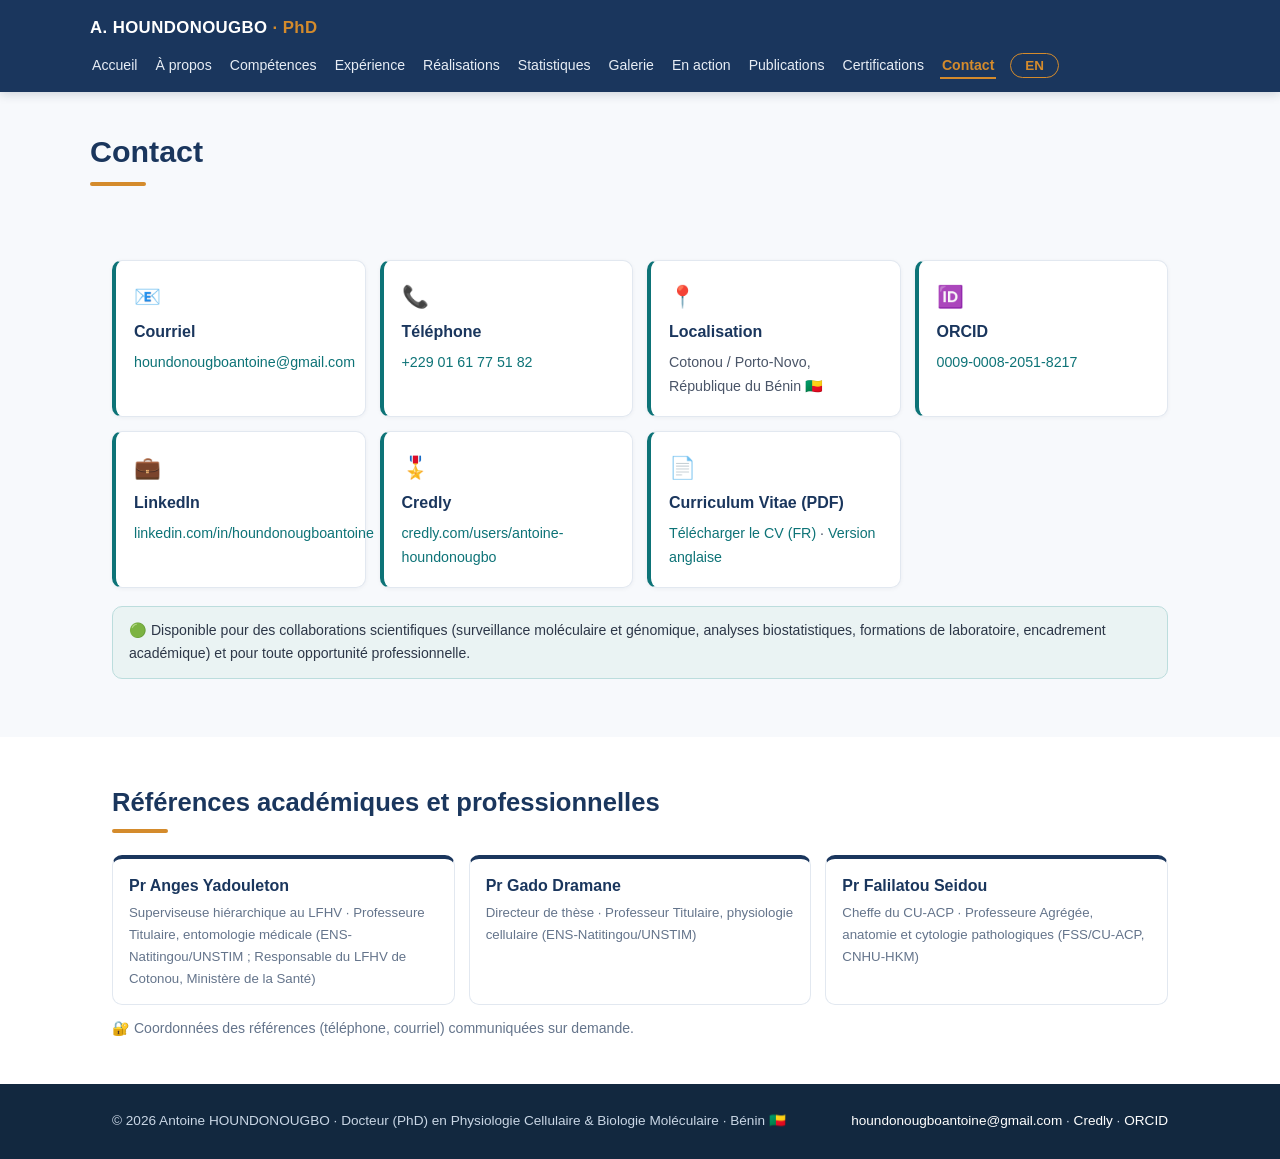
<file: contact.html>
<!DOCTYPE html>
<html lang="fr">
<head>
<meta charset="UTF-8">
<meta name="viewport" content="width=device-width, initial-scale=1.0">
<title data-fr="Contact · Antoine HOUNDONOUGBO" data-en="Contact · Antoine HOUNDONOUGBO">Contact · Antoine HOUNDONOUGBO</title>
<meta name="description" content="Coordonnées professionnelles d'Antoine HOUNDONOUGBO : e-mail, téléphone, ORCID, LinkedIn, Credly, CV téléchargeables (FR/EN) et références académiques.">
<meta property="og:title" content="Contact · Antoine HOUNDONOUGBO">
<meta property="og:description" content="Coordonnées professionnelles d'Antoine HOUNDONOUGBO : e-mail, téléphone, ORCID, LinkedIn, Credly, CV téléchargeables (FR/EN) et références académiques.">
<meta property="og:type" content="website">
<meta property="og:url" content="https://antoine-houndonougbo.github.io/contact.html">
<meta property="og:image" content="https://antoine-houndonougbo.github.io/assets/og-cover.png">
<meta name="twitter:card" content="summary_large_image">
<meta name="theme-color" content="#1A365D">
<link rel="canonical" href="https://antoine-houndonougbo.github.io/contact.html">
<link rel="icon" type="image/svg+xml" href="assets/favicon.svg">
<link rel="stylesheet" href="assets/styles.css">
</head>
<body>
<a class="skip" href="#contenu"><span lang="fr">Aller au contenu principal</span><span lang="en">Skip to main content</span></a>
<header class="site">
<div class="wrap nav">
  <a class="brand" href="index.html">A. HOUNDONOUGBO <span>· PhD</span></a>
  <nav aria-label="Navigation principale">
    <ul><li><a href="index.html"><span lang="fr">Accueil</span><span lang="en">Home</span></a></li><li><a href="a-propos.html"><span lang="fr">À propos</span><span lang="en">About</span></a></li><li><a href="competences.html"><span lang="fr">Compétences</span><span lang="en">Skills</span></a></li><li><a href="experience.html"><span lang="fr">Expérience</span><span lang="en">Experience</span></a></li><li><a href="realisations.html"><span lang="fr">Réalisations</span><span lang="en">Results</span></a></li><li><a href="statistiques.html"><span lang="fr">Statistiques</span><span lang="en">Statistics</span></a></li><li><a href="galerie.html"><span lang="fr">Galerie</span><span lang="en">Gallery</span></a></li><li><a href="en-action.html"><span lang="fr">En action</span><span lang="en">In action</span></a></li><li><a href="publications.html"><span lang="fr">Publications</span><span lang="en">Publications</span></a></li><li><a href="certifications.html"><span lang="fr">Certifications</span><span lang="en">Certifications</span></a></li><li><a href="contact.html" aria-current="page"><span lang="fr">Contact</span><span lang="en">Contact</span></a></li>
      <li><button class="langbtn" id="langBtn" type="button" aria-label="Changer de langue / Switch language">EN</button></li>
    </ul>
  </nav>
</div>
</header>
<main id="contenu">

<script type="application/ld+json">
{
  "@context": "https://schema.org",
  "@type": "Person",
  "name": "Antoine HOUNDONOUGBO",
  "jobTitle": "Docteur (PhD) en Physiologie Cellulaire et Biologie Moléculaire",
  "email": "mailto:houndonougboantoine@gmail.com",
  "telephone": "+229 01 61 77 51 82",
  "url": "https://antoine-houndonougbo.github.io/",
  "sameAs": ["https://orcid.org/0009-0008-2051-8217","https://linkedin.com/in/houndonougboantoine","https://credly.com/users/antoine-houndonougbo"],
  "address": {"@type":"PostalAddress","addressLocality":"Cotonou","addressCountry":"BJ"},
  "nationality": "Beninese",
  "alumniOf": ["UNSTIM","Université d'Abomey-Calavi"]
}
</script>
<div class="wrap pagehead"><h1><span lang="fr">Contact</span><span lang="en">Contact</span></h1><p class="rule"></p></div>
<section aria-labelledby="ct-t">
<div class="wrap">
  <div class="ct-grid">
    <div class="card"><div class="ico">📧</div><h4><span lang="fr">Courriel</span><span lang="en">Email</span></h4><p><a href="mailto:houndonougboantoine@gmail.com">houndonougboantoine@gmail.com</a></p></div>
    <div class="card"><div class="ico">📞</div><h4><span lang="fr">Téléphone</span><span lang="en">Phone</span></h4><p><a href="tel:+2290161775182">+229 01 61 77 51 82</a></p></div>
    <div class="card"><div class="ico">📍</div><h4><span lang="fr">Localisation</span><span lang="en">Location</span></h4><p><span lang="fr">Cotonou / Porto-Novo, République du Bénin 🇧🇯</span><span lang="en">Cotonou / Porto-Novo, Republic of Benin 🇧🇯</span></p></div>
    <div class="card"><div class="ico">🆔</div><h4>ORCID</h4><p><a href="https://orcid.org/0009-0008-2051-8217">0009-0008-2051-8217</a></p></div>
    <div class="card"><div class="ico">💼</div><h4>LinkedIn</h4><p><a href="https://linkedin.com/in/houndonougboantoine">linkedin.com/in/houndonougboantoine</a></p></div>
    <div class="card"><div class="ico">🎖️</div><h4>Credly</h4><p><a href="https://credly.com/users/antoine-houndonougbo">credly.com/users/antoine-houndonougbo</a></p></div>
    <div class="card"><div class="ico">📄</div><h4><span lang="fr">Curriculum Vitae (PDF)</span><span lang="en">Curriculum Vitae (PDF)</span></h4><p><a href="cv/CV_Antoine_HOUNDONOUGBO_FR.pdf"><span lang="fr">Télécharger le CV (FR)</span><span lang="en">Download CV (FR)</span></a> · <a href="cv/CV_Antoine_HOUNDONOUGBO_EN.pdf"><span lang="en">English version</span><span lang="fr">Version anglaise</span></a></p></div>
  </div>
  <div class="notice" style="margin-top:18px;">🟢 <span lang="fr">Disponible pour des collaborations scientifiques (surveillance moléculaire et génomique, analyses biostatistiques, formations de laboratoire, encadrement académique) et pour toute opportunité professionnelle.</span><span lang="en">Available for scientific collaborations (molecular and genomic surveillance, biostatistical analysis, laboratory training, academic supervision) and professional opportunities.</span></div>
</div>
</section>

<section class="alt" aria-labelledby="ref-t">
<div class="wrap">
  <h2 id="ref-t"><span lang="fr">Références académiques et professionnelles</span><span lang="en">Academic &amp; professional references</span></h2>
  <p class="rule"></p>
  <div class="refcards">
    <div class="refcard"><div class="nm">Pr Anges Yadouleton</div><div class="rl"><span lang="fr">Superviseuse hiérarchique au LFHV · Professeure Titulaire, entomologie médicale (ENS-Natitingou/UNSTIM ; Responsable du LFHV de Cotonou, Ministère de la Santé)</span><span lang="en">Direct supervisor at LFHV · Full Professor, medical entomology (ENS-Natitingou/UNSTIM; Head of the LFHV of Cotonou, Ministry of Health)</span></div></div>
    <div class="refcard"><div class="nm">Pr Gado Dramane</div><div class="rl"><span lang="fr">Directeur de thèse · Professeur Titulaire, physiologie cellulaire (ENS-Natitingou/UNSTIM)</span><span lang="en">PhD supervisor · Full Professor, cell physiology (ENS-Natitingou/UNSTIM)</span></div></div>
    <div class="refcard"><div class="nm">Pr Falilatou Seidou</div><div class="rl"><span lang="fr">Cheffe du CU-ACP · Professeure Agrégée, anatomie et cytologie pathologiques (FSS/CU-ACP, CNHU-HKM)</span><span lang="en">Head of CU-ACP · Associate Professor, anatomy and cytological pathology (FSS/CU-ACP, CNHU-HKM)</span></div></div>
  </div>
  <p style="margin-top:12px;font-size:.88rem;color:var(--muted);">🔐 <span lang="fr">Coordonnées des références (téléphone, courriel) communiquées sur demande.</span><span lang="en">Reference contact details (phone, email) provided upon request.</span></p>
</div>
</section>

</main>
<footer class="site">
<div class="wrap frow">
  <div>© <span id="year">2026</span> Antoine HOUNDONOUGBO · <span lang="fr">Docteur (PhD) en Physiologie Cellulaire &amp; Biologie Moléculaire · Bénin 🇧🇯</span><span lang="en">PhD in Cellular Physiology &amp; Molecular Biology · Benin 🇧🇯</span></div>
  <div><a href="mailto:houndonougboantoine@gmail.com">houndonougboantoine@gmail.com</a> · <a href="https://credly.com/users/antoine-houndonougbo">Credly</a> · <a href="https://orcid.org/0009-0008-2051-8217">ORCID</a></div>
</div>
</footer>
<script src="assets/vault-data.js"></script>
<script src="assets/script.js"></script>
</body>
</html>
</file>
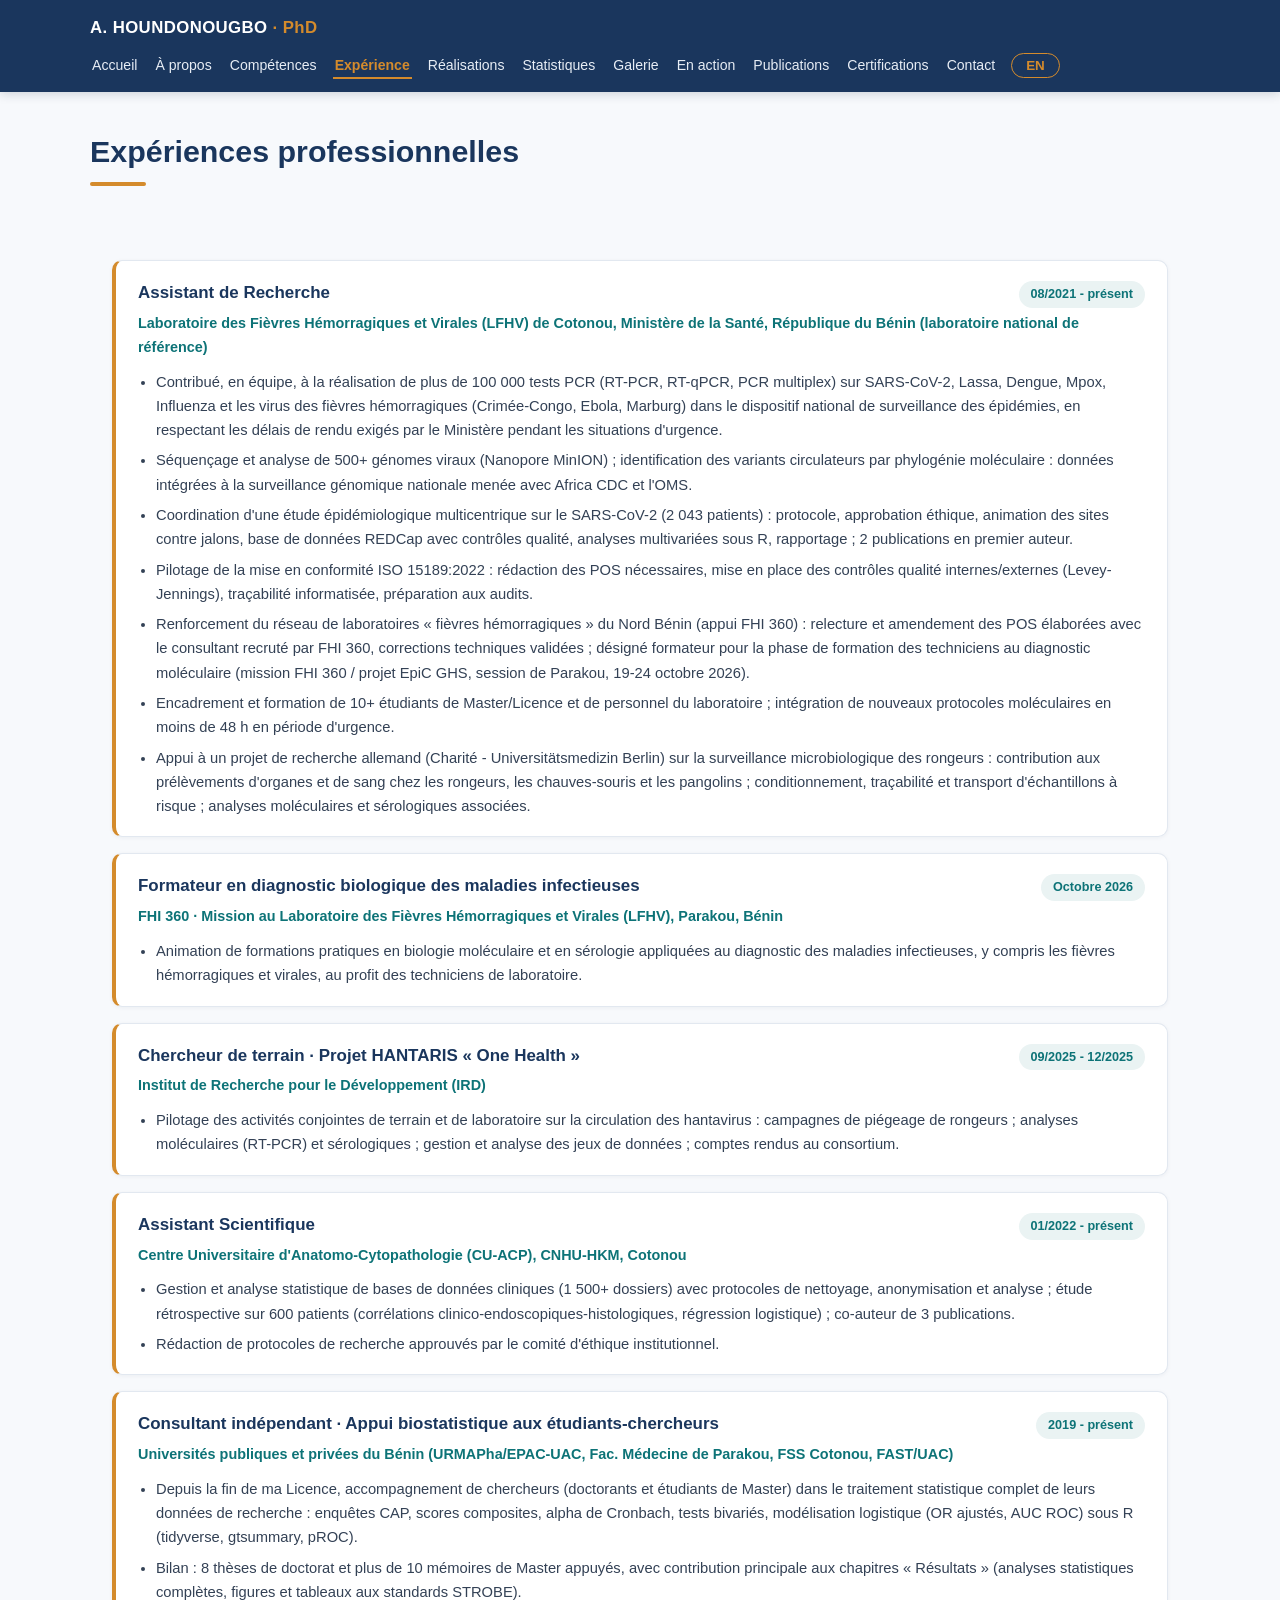
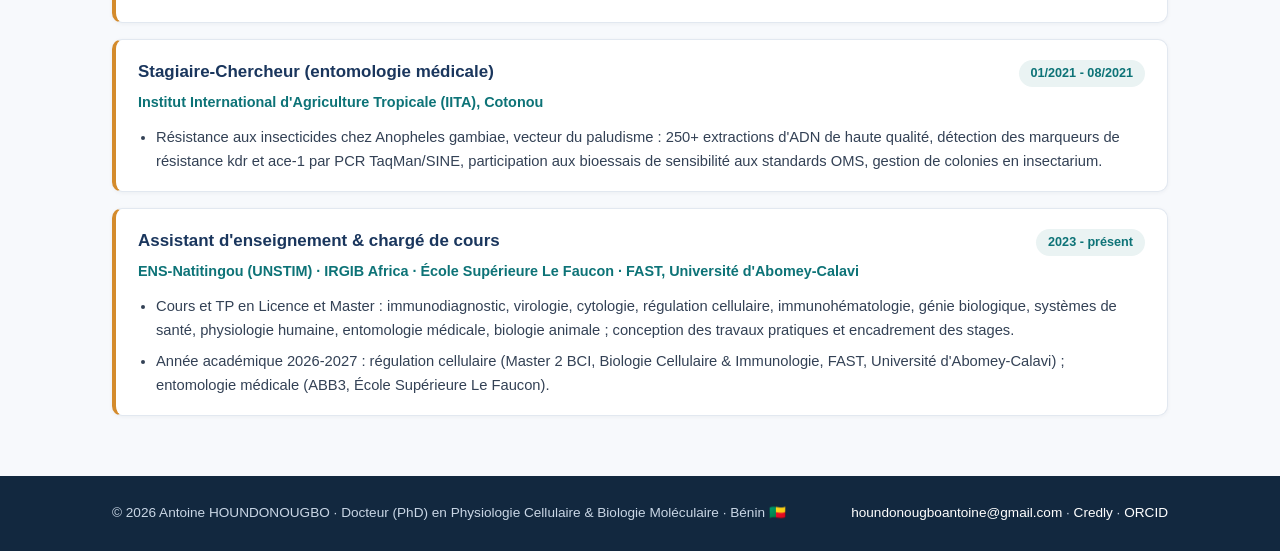
<file: experience.html>
<!DOCTYPE html>
<html lang="fr">
<head>
<meta charset="UTF-8">
<meta name="viewport" content="width=device-width, initial-scale=1.0">
<title data-fr="Expérience · Antoine HOUNDONOUGBO" data-en="Experience · Antoine HOUNDONOUGBO">Expérience · Antoine HOUNDONOUGBO</title>
<meta name="description" content="Parcours professionnel d'Antoine HOUNDONOUGBO : LFHV Cotonou, Formateur FHI 360 (LFHV Parakou), projet HANTARIS/IRD, CU-ACP CNHU-HKM, consultant biostatistique, IITA, enseignement supérieur (UNSTIM, FAST/UAC).">
<meta property="og:title" content="Expérience · Antoine HOUNDONOUGBO">
<meta property="og:description" content="Parcours professionnel d'Antoine HOUNDONOUGBO : LFHV Cotonou, Formateur FHI 360 (LFHV Parakou), projet HANTARIS/IRD, CU-ACP CNHU-HKM, consultant biostatistique, IITA, enseignement supérieur (UNSTIM, FAST/UAC).">
<meta property="og:type" content="website">
<meta property="og:url" content="https://antoine-houndonougbo.github.io/experience.html">
<meta property="og:image" content="https://antoine-houndonougbo.github.io/assets/og-cover.png">
<meta name="twitter:card" content="summary_large_image">
<meta name="theme-color" content="#1A365D">
<link rel="canonical" href="https://antoine-houndonougbo.github.io/experience.html">
<link rel="icon" type="image/svg+xml" href="assets/favicon.svg">
<link rel="stylesheet" href="assets/styles.css">
</head>
<body>
<a class="skip" href="#contenu"><span lang="fr">Aller au contenu principal</span><span lang="en">Skip to main content</span></a>
<header class="site">
<div class="wrap nav">
  <a class="brand" href="index.html">A. HOUNDONOUGBO <span>· PhD</span></a>
  <nav aria-label="Navigation principale">
    <ul><li><a href="index.html"><span lang="fr">Accueil</span><span lang="en">Home</span></a></li><li><a href="a-propos.html"><span lang="fr">À propos</span><span lang="en">About</span></a></li><li><a href="competences.html"><span lang="fr">Compétences</span><span lang="en">Skills</span></a></li><li><a href="experience.html" aria-current="page"><span lang="fr">Expérience</span><span lang="en">Experience</span></a></li><li><a href="realisations.html"><span lang="fr">Réalisations</span><span lang="en">Results</span></a></li><li><a href="statistiques.html"><span lang="fr">Statistiques</span><span lang="en">Statistics</span></a></li><li><a href="galerie.html"><span lang="fr">Galerie</span><span lang="en">Gallery</span></a></li><li><a href="en-action.html"><span lang="fr">En action</span><span lang="en">In action</span></a></li><li><a href="publications.html"><span lang="fr">Publications</span><span lang="en">Publications</span></a></li><li><a href="certifications.html"><span lang="fr">Certifications</span><span lang="en">Certifications</span></a></li><li><a href="contact.html"><span lang="fr">Contact</span><span lang="en">Contact</span></a></li>
      <li><button class="langbtn" id="langBtn" type="button" aria-label="Changer de langue / Switch language">EN</button></li>
    </ul>
  </nav>
</div>
</header>
<main id="contenu">

<div class="wrap pagehead"><h1><span lang="fr">Expériences professionnelles</span><span lang="en">Professional experience</span></h1><p class="rule"></p></div>
<section aria-labelledby="ex-t">
<div class="wrap">

<div class="exp">
  <div class="exp-head">
    <h3><span lang="fr">Assistant de Recherche</span><span lang="en">Research Assistant</span></h3>
    <span class="period">08/2021 - <span lang="fr">présent</span><span lang="en">present</span></span>
  </div>
  <div class="place"><span lang="fr">Laboratoire des Fièvres Hémorragiques et Virales (LFHV) de Cotonou, Ministère de la Santé, République du Bénin (laboratoire national de référence)</span><span lang="en">Hemorrhagic and Viral Fevers Laboratory (LFHV) of Cotonou, Ministry of Health, Republic of Benin (national reference laboratory)</span></div>
  <ul>
    <li><span lang="fr">Contribué, en équipe, à la réalisation de plus de 100 000 tests PCR (RT-PCR, RT-qPCR, PCR multiplex) sur SARS-CoV-2, Lassa, Dengue, Mpox, Influenza et les virus des fièvres hémorragiques (Crimée-Congo, Ebola, Marburg) dans le dispositif national de surveillance des épidémies, en respectant les délais de rendu exigés par le Ministère pendant les situations d'urgence.</span><span lang="en">Contributed, as part of the team, to more than 100,000 PCR tests (RT-PCR, RT-qPCR, multiplex PCR) on SARS-CoV-2, Lassa, Dengue, Mpox, Influenza and hemorrhagic-fever viruses (Crimean-Congo, Ebola, Marburg) within the national epidemic surveillance system, meeting Ministry turnaround deadlines during emergencies.</span></li>
    <li><span lang="fr">Séquençage et analyse de 500+ génomes viraux (Nanopore MinION) ; identification des variants circulateurs par phylogénie moléculaire : données intégrées à la surveillance génomique nationale menée avec Africa CDC et l'OMS.</span><span lang="en">Sequencing and analysis of 500+ viral genomes (Nanopore MinION); identification of circulating variants by molecular phylogenetics: data integrated into national genomic surveillance conducted with Africa CDC and WHO.</span></li>
    <li><span lang="fr">Coordination d'une étude épidémiologique multicentrique sur le SARS-CoV-2 (2 043 patients) : protocole, approbation éthique, animation des sites contre jalons, base de données REDCap avec contrôles qualité, analyses multivariées sous R, rapportage ; 2 publications en premier auteur.</span><span lang="en">Coordination of a multicentre epidemiological study on SARS-CoV-2 (2,043 patients): protocol, ethics approval, site management against milestones, REDCap database with quality controls, multivariate analyses in R, reporting; 2 first-author publications.</span></li>
    <li><span lang="fr">Pilotage de la mise en conformité ISO 15189:2022 : rédaction des POS nécessaires, mise en place des contrôles qualité internes/externes (Levey-Jennings), traçabilité informatisée, préparation aux audits.</span><span lang="en">Led ISO 15189:2022 compliance: authored the required SOPs, implemented internal and external quality controls (Levey-Jennings), computerised traceability, audit preparation.</span></li>
    <li><span lang="fr">Renforcement du réseau de laboratoires « fièvres hémorragiques » du Nord Bénin (appui FHI 360) : relecture et amendement des POS élaborées avec le consultant recruté par FHI 360, corrections techniques validées ; désigné formateur pour la phase de formation des techniciens au diagnostic moléculaire (mission FHI 360 / projet EpiC GHS, session de Parakou, 19-24 octobre 2026).</span><span lang="en">Strengthening of the northern-Benin hemorrhagic-fever laboratory network (FHI 360 support): reviewed and amended SOPs drafted with the FHI 360 consultant, technical corrections validated; designated trainer for the technician training phase in molecular diagnostics (FHI 360 / EpiC GHS project mission, Parakou session, 19-24 October 2026).</span></li>
    <li><span lang="fr">Encadrement et formation de 10+ étudiants de Master/Licence et de personnel du laboratoire ; intégration de nouveaux protocoles moléculaires en moins de 48 h en période d'urgence.</span><span lang="en">Supervision and training of 10+ Bachelor/Master students and laboratory staff; integration of new molecular protocols within 48 h during emergency periods.</span></li>
    <li><span lang="fr">Appui à un projet de recherche allemand (Charité - Universitätsmedizin Berlin) sur la surveillance microbiologique des rongeurs : contribution aux prélèvements d'organes et de sang chez les rongeurs, les chauves-souris et les pangolins ; conditionnement, traçabilité et transport d'échantillons à risque ; analyses moléculaires et sérologiques associées.</span><span lang="en">Support to a German research project (Charité - Universitätsmedizin Berlin) on rodent microbiological surveillance: contributed to organ and blood sampling in rodents, bats and pangolins; packaging, traceability and transport of risk samples; associated molecular and serological analyses.</span></li>
  </ul>
</div>

<div class="exp">
  <div class="exp-head">
    <h3><span lang="fr">Formateur en diagnostic biologique des maladies infectieuses</span><span lang="en">Trainer in biological diagnostics of infectious diseases</span></h3>
    <span class="period"><span lang="fr">Octobre 2026</span><span lang="en">October 2026</span></span>
  </div>
  <div class="place"><span lang="fr">FHI 360 · Mission au Laboratoire des Fièvres Hémorragiques et Virales (LFHV), Parakou, Bénin</span><span lang="en">FHI 360 · Mission at the Hemorrhagic and Viral Fevers Laboratory (LFHV), Parakou, Benin</span></div>
  <ul>
    <li><span lang="fr">Animation de formations pratiques en biologie moléculaire et en sérologie appliquées au diagnostic des maladies infectieuses, y compris les fièvres hémorragiques et virales, au profit des techniciens de laboratoire.</span><span lang="en">Delivered hands-on training sessions in molecular biology and serology applied to infectious disease diagnostics, including viral hemorrhagic fevers, for laboratory technicians.</span></li>
  </ul>
</div>

<div class="exp">
  <div class="exp-head">
    <h3><span lang="fr">Chercheur de terrain · Projet HANTARIS « One Health »</span><span lang="en">Field Researcher · HANTARIS “One Health” Project</span></h3>
    <span class="period">09/2025 - 12/2025</span>
  </div>
  <div class="place"><span lang="fr">Institut de Recherche pour le Développement (IRD)</span><span lang="en">Institut de Recherche pour le Développement (IRD)</span></div>
  <ul>
    <li><span lang="fr">Pilotage des activités conjointes de terrain et de laboratoire sur la circulation des hantavirus : campagnes de piégeage de rongeurs ; analyses moléculaires (RT-PCR) et sérologiques ; gestion et analyse des jeux de données ; comptes rendus au consortium.</span><span lang="en">Led joint field and laboratory activities on hantavirus circulation: rodent trapping campaigns; molecular (RT-PCR) and serological analyses; dataset management and analysis; reports to the consortium.</span></li>
  </ul>
</div>

<div class="exp">
  <div class="exp-head">
    <h3><span lang="fr">Assistant Scientifique</span><span lang="en">Scientific Assistant</span></h3>
    <span class="period">01/2022 - <span lang="fr">présent</span><span lang="en">present</span></span>
  </div>
  <div class="place"><span lang="fr">Centre Universitaire d'Anatomo-Cytopathologie (CU-ACP), CNHU-HKM, Cotonou</span><span lang="en">University Center of Anato-Cytopathology (CU-ACP), CNHU-HKM, Cotonou</span></div>
  <ul>
    <li><span lang="fr">Gestion et analyse statistique de bases de données cliniques (1 500+ dossiers) avec protocoles de nettoyage, anonymisation et analyse ; étude rétrospective sur 600 patients (corrélations clinico-endoscopiques-histologiques, régression logistique) ; co-auteur de 3 publications.</span><span lang="en">Management and statistical analysis of clinical databases (1,500+ records) with cleaning, anonymisation and analysis protocols; retrospective study of 600 patients (clinico-endoscopic-histological correlations, logistic regression); co-author of 3 publications.</span></li>
    <li><span lang="fr">Rédaction de protocoles de recherche approuvés par le comité d'éthique institutionnel.</span><span lang="en">Writing of research protocols approved by the institutional ethics committee.</span></li>
  </ul>
</div>

<div class="exp">
  <div class="exp-head">
    <h3><span lang="fr">Consultant indépendant · Appui biostatistique aux étudiants-chercheurs</span><span lang="en">Independent Consultant · Biostatistical support to student researchers</span></h3>
    <span class="period">2019 - <span lang="fr">présent</span><span lang="en">present</span></span>
  </div>
  <div class="place"><span lang="fr">Universités publiques et privées du Bénin (URMAPha/EPAC-UAC, Fac. Médecine de Parakou, FSS Cotonou, FAST/UAC)</span><span lang="en">Public and private universities in Benin (URMAPha/EPAC-UAC, Faculty of Medicine of Parakou, FSS Cotonou, FAST/UAC)</span></div>
  <ul>
    <li><span lang="fr">Depuis la fin de ma Licence, accompagnement de chercheurs (doctorants et étudiants de Master) dans le traitement statistique complet de leurs données de recherche : enquêtes CAP, scores composites, alpha de Cronbach, tests bivariés, modélisation logistique (OR ajustés, AUC ROC) sous R (tidyverse, gtsummary, pROC).</span><span lang="en">Since completing my BSc, support to researchers (PhD candidates and Master students) through the full statistical processing of their research data: KAP surveys, composite scores, Cronbach's alpha, bivariate tests, logistic modelling (adjusted ORs, AUC ROC) in R (tidyverse, gtsummary, pROC).</span></li>
    <li><span lang="fr">Bilan : 8 thèses de doctorat et plus de 10 mémoires de Master appuyés, avec contribution principale aux chapitres « Résultats » (analyses statistiques complètes, figures et tableaux aux standards STROBE).</span><span lang="en">Track record: 8 PhD theses and 10+ Master dissertations supported, with main contribution to the “Results” chapters (full statistical analyses, STROBE-standard figures and tables).</span></li>
  </ul>
</div>

<div class="exp">
  <div class="exp-head">
    <h3><span lang="fr">Stagiaire-Chercheur (entomologie médicale)</span><span lang="en">Research Intern (medical entomology)</span></h3>
    <span class="period">01/2021 - 08/2021</span>
  </div>
  <div class="place"><span lang="fr">Institut International d'Agriculture Tropicale (IITA), Cotonou</span><span lang="en">International Institute of Tropical Agriculture (IITA), Cotonou</span></div>
  <ul>
    <li><span lang="fr">Résistance aux insecticides chez Anopheles gambiae, vecteur du paludisme : 250+ extractions d'ADN de haute qualité, détection des marqueurs de résistance kdr et ace-1 par PCR TaqMan/SINE, participation aux bioessais de sensibilité aux standards OMS, gestion de colonies en insectarium.</span><span lang="en">Insecticide resistance in Anopheles gambiae, the malaria vector: 250+ high-quality DNA extractions, detection of kdr and ace-1 resistance markers by TaqMan/SINE PCR, participation in WHO-standard susceptibility bioassays, insectary colony management.</span></li>
  </ul>
</div>

<div class="exp">
  <div class="exp-head">
    <h3><span lang="fr">Assistant d'enseignement &amp; chargé de cours</span><span lang="en">Teaching Assistant &amp; Lecturer</span></h3>
    <span class="period">2023 - <span lang="fr">présent</span><span lang="en">present</span></span>
  </div>
  <div class="place"><span lang="fr">ENS-Natitingou (UNSTIM) · IRGIB Africa · École Supérieure Le Faucon · FAST, Université d'Abomey-Calavi</span><span lang="en">ENS-Natitingou (UNSTIM) · IRGIB Africa · École Supérieure Le Faucon · FAST, University of Abomey-Calavi</span></div>
  <ul>
    <li><span lang="fr">Cours et TP en Licence et Master : immunodiagnostic, virologie, cytologie, régulation cellulaire, immunohématologie, génie biologique, systèmes de santé, physiologie humaine, entomologie médicale, biologie animale ; conception des travaux pratiques et encadrement des stages.</span><span lang="en">Lectures and practicals at Bachelor and Master level: immunodiagnosis, virology, cytology, cell regulation, immunohematology, bioengineering, health systems, human physiology, medical entomology, animal biology; practical design and internship supervision.</span></li>
    <li><span lang="fr">Année académique 2026-2027 : régulation cellulaire (Master 2 BCI, Biologie Cellulaire &amp; Immunologie, FAST, Université d'Abomey-Calavi) ; entomologie médicale (ABB3, École Supérieure Le Faucon).</span><span lang="en">Academic year 2026-2027: cell regulation (Master 2 BCI, Cell Biology &amp; Immunology, FAST, University of Abomey-Calavi); medical entomology (ABB3, École Supérieure Le Faucon).</span></li>
  </ul>
</div>

</div>
</section>

</main>
<footer class="site">
<div class="wrap frow">
  <div>© <span id="year">2026</span> Antoine HOUNDONOUGBO · <span lang="fr">Docteur (PhD) en Physiologie Cellulaire &amp; Biologie Moléculaire · Bénin 🇧🇯</span><span lang="en">PhD in Cellular Physiology &amp; Molecular Biology · Benin 🇧🇯</span></div>
  <div><a href="mailto:houndonougboantoine@gmail.com">houndonougboantoine@gmail.com</a> · <a href="https://credly.com/users/antoine-houndonougbo">Credly</a> · <a href="https://orcid.org/0009-0008-2051-8217">ORCID</a></div>
</div>
</footer>
<script src="assets/vault-data.js"></script>
<script src="assets/script.js"></script>
</body>
</html>
</file>
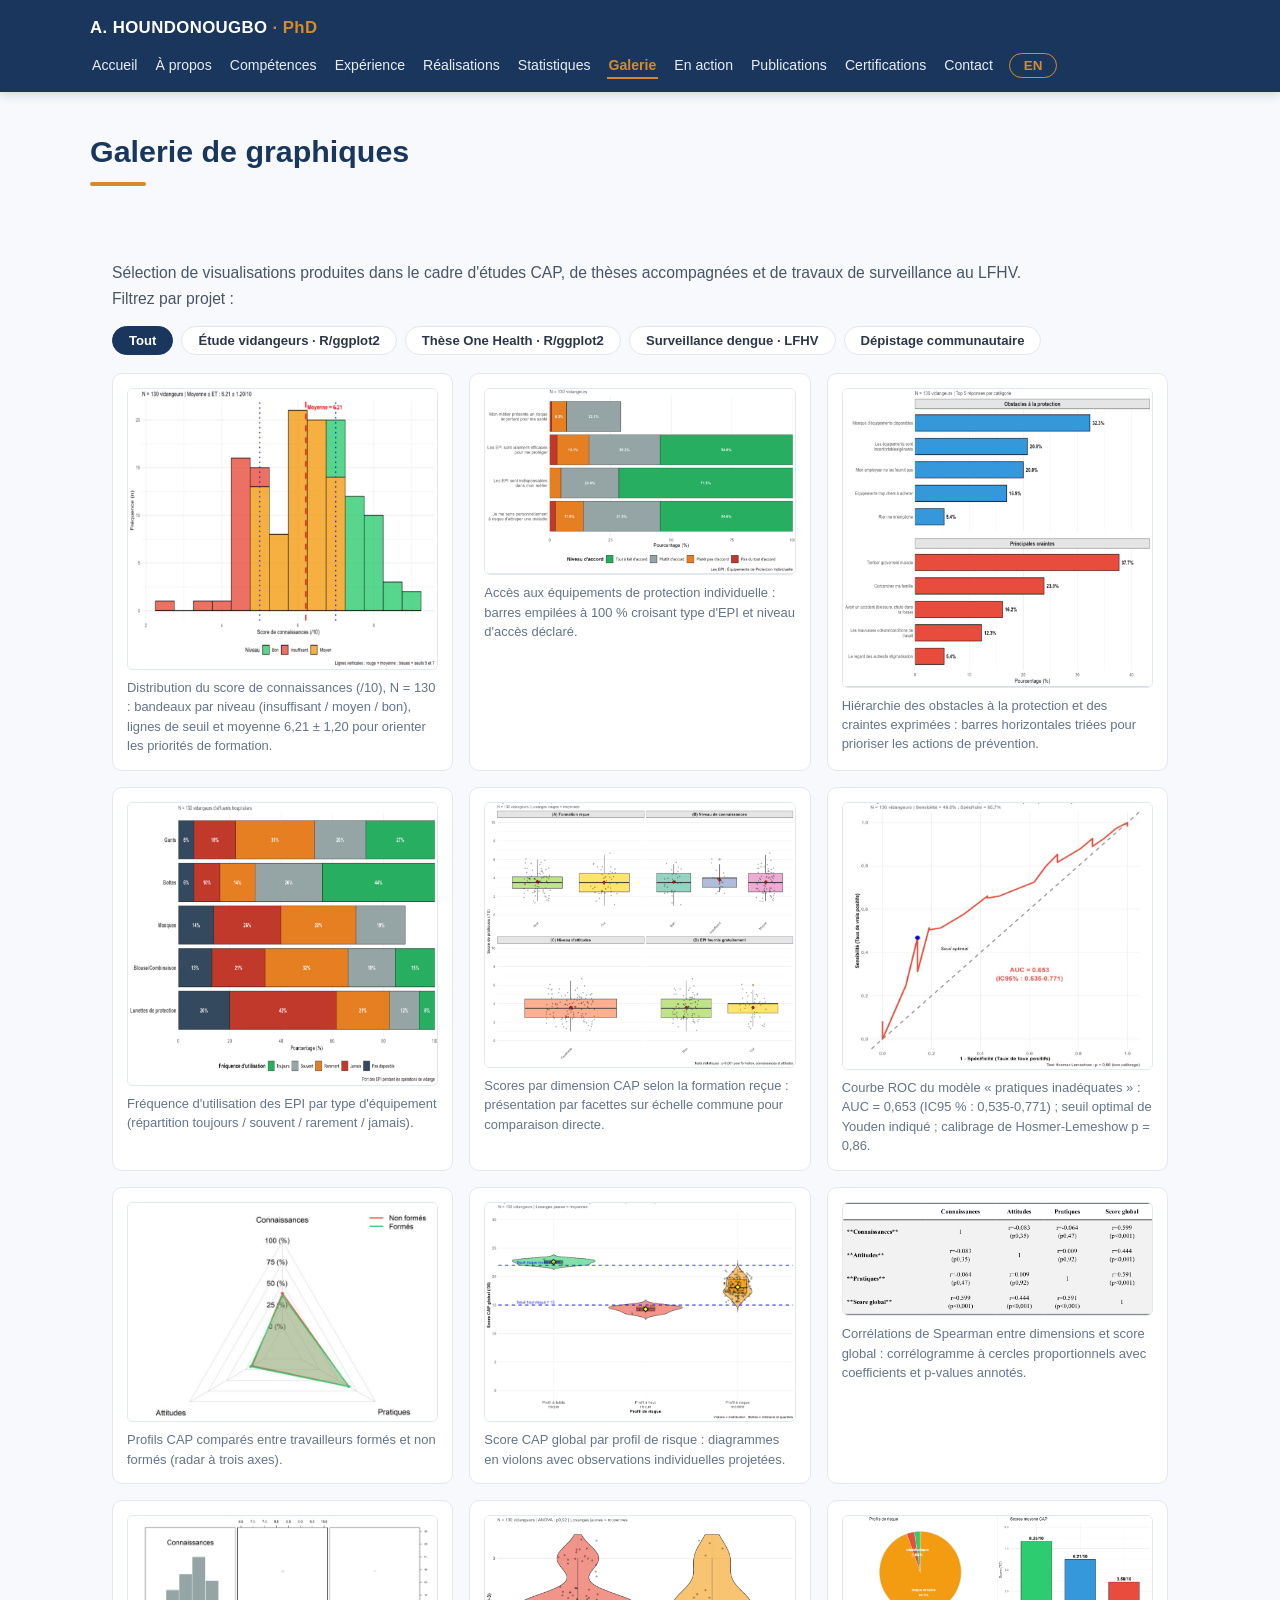
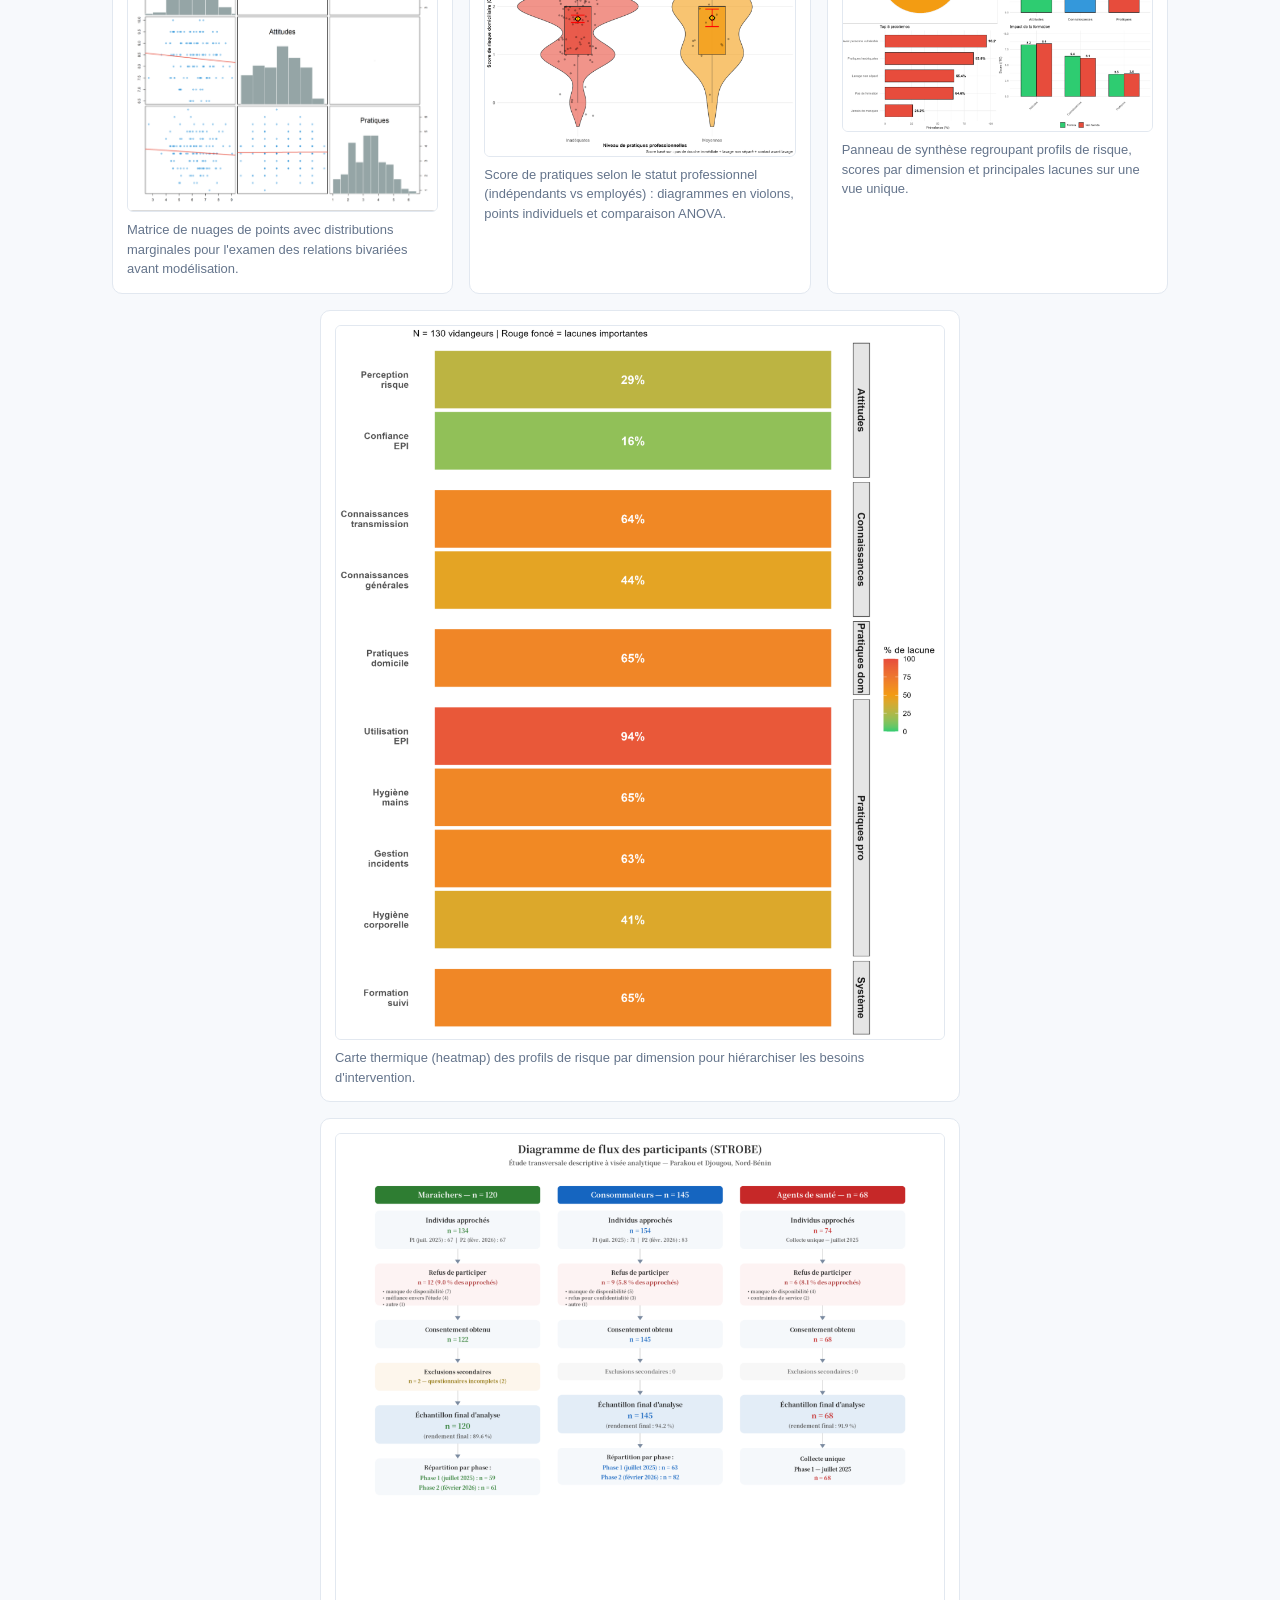
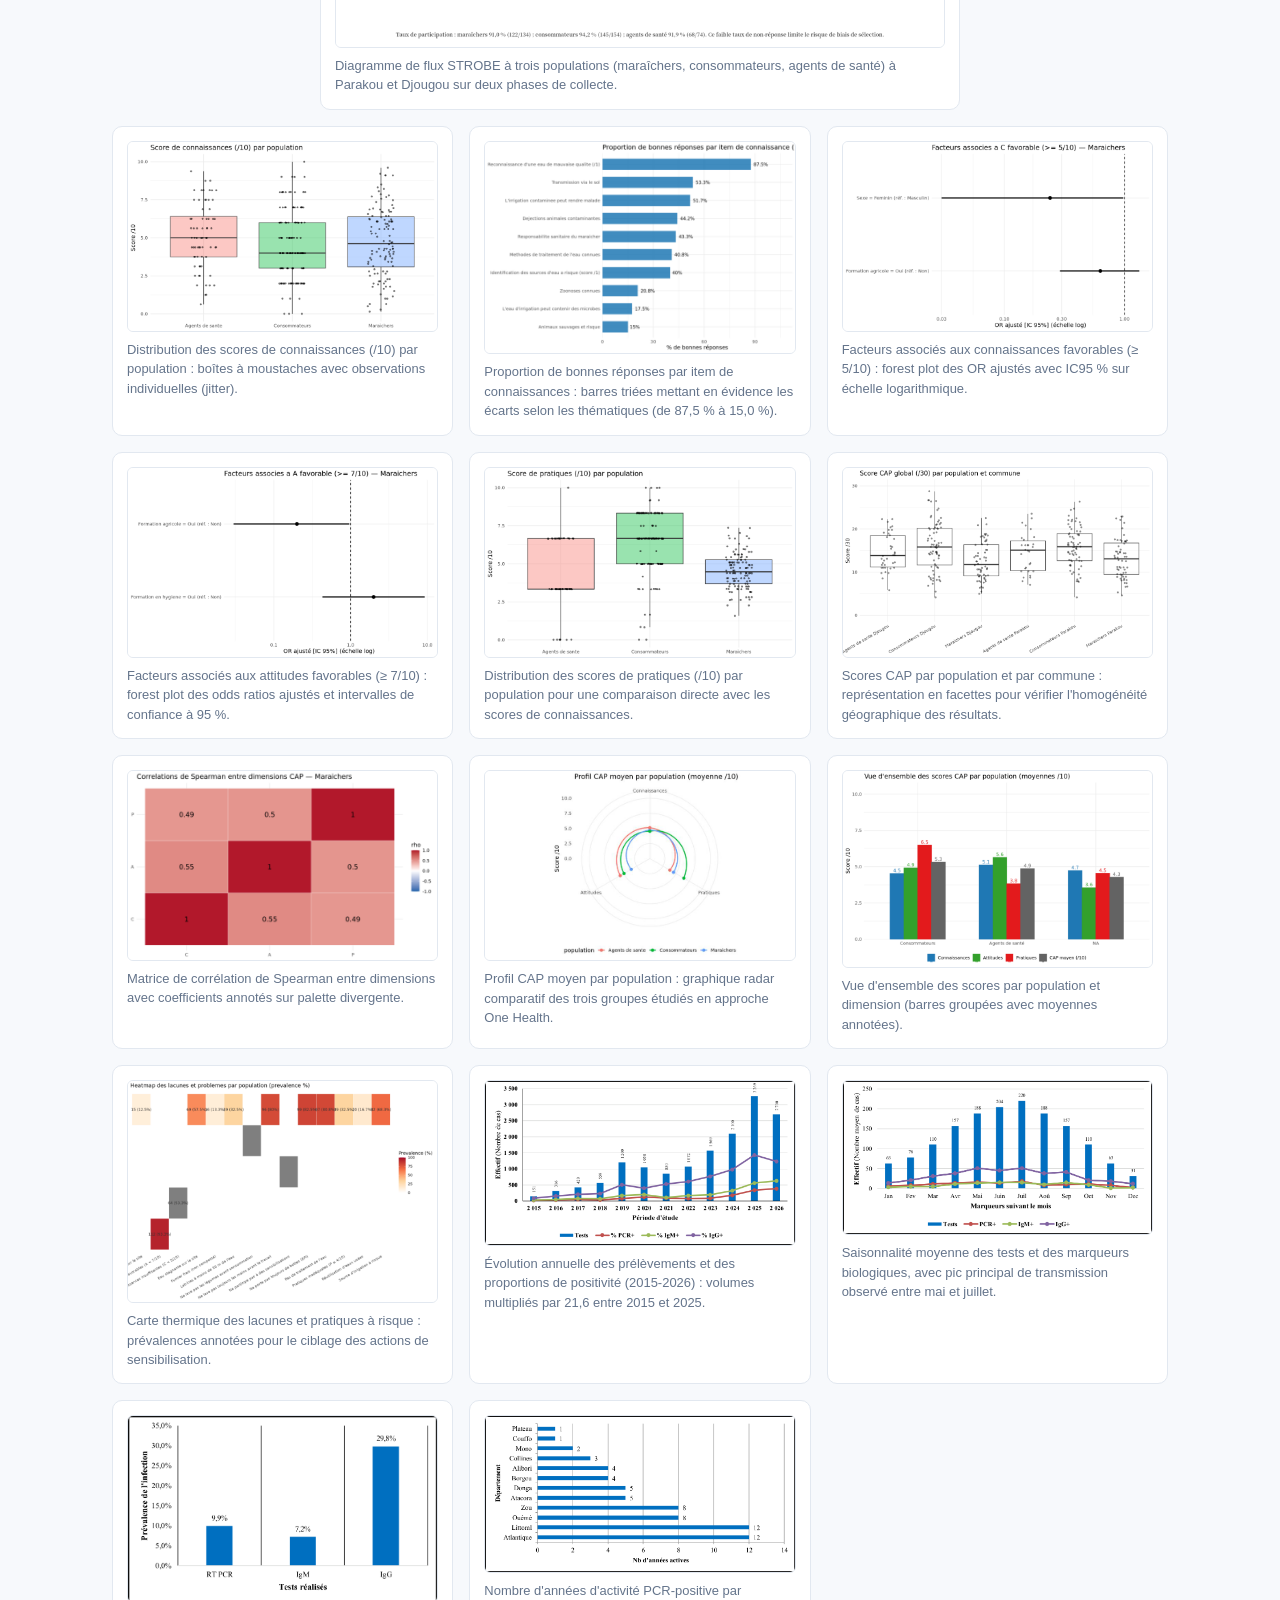
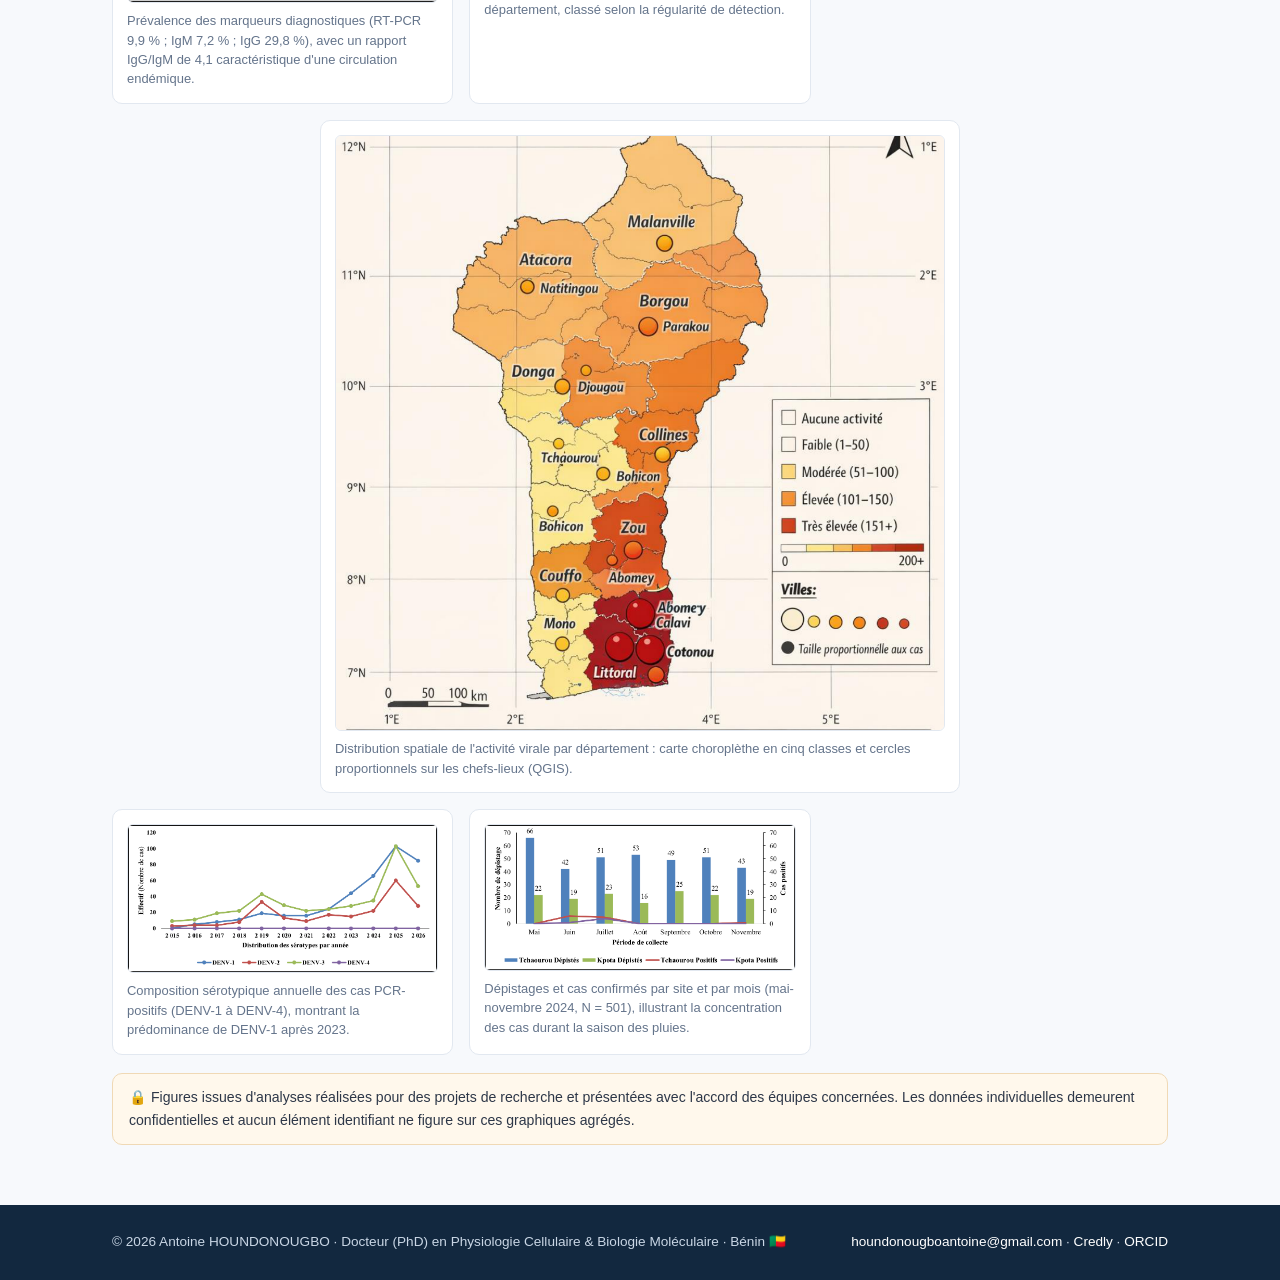
<file: galerie.html>
<!DOCTYPE html>
<html lang="fr">
<head>
<meta charset="UTF-8">
<meta name="viewport" content="width=device-width, initial-scale=1.0">
<title data-fr="Galerie de graphiques · Antoine HOUNDONOUGBO" data-en="Chart gallery · Antoine HOUNDONOUGBO">Galerie de graphiques · Antoine HOUNDONOUGBO</title>
<meta name="description" content="Banque de visualisations statistiques réalisées sous R/ggplot2 et QGIS : forest plots, courbes ROC, diagrammes en violons, heatmaps, cartographie.">
<meta property="og:title" content="Galerie de graphiques · Antoine HOUNDONOUGBO">
<meta property="og:description" content="Banque de visualisations statistiques réalisées sous R/ggplot2 et QGIS : forest plots, courbes ROC, diagrammes en violons, heatmaps, cartographie.">
<meta property="og:type" content="website">
<meta property="og:url" content="https://antoine-houndonougbo.github.io/galerie.html">
<meta property="og:image" content="https://antoine-houndonougbo.github.io/assets/og-cover.png">
<meta name="twitter:card" content="summary_large_image">
<meta name="theme-color" content="#1A365D">
<link rel="canonical" href="https://antoine-houndonougbo.github.io/galerie.html">
<link rel="icon" type="image/svg+xml" href="assets/favicon.svg">
<link rel="stylesheet" href="assets/styles.css">
</head>
<body>
<a class="skip" href="#contenu"><span lang="fr">Aller au contenu principal</span><span lang="en">Skip to main content</span></a>
<header class="site">
<div class="wrap nav">
  <a class="brand" href="index.html">A. HOUNDONOUGBO <span>· PhD</span></a>
  <nav aria-label="Navigation principale">
    <ul><li><a href="index.html"><span lang="fr">Accueil</span><span lang="en">Home</span></a></li><li><a href="a-propos.html"><span lang="fr">À propos</span><span lang="en">About</span></a></li><li><a href="competences.html"><span lang="fr">Compétences</span><span lang="en">Skills</span></a></li><li><a href="experience.html"><span lang="fr">Expérience</span><span lang="en">Experience</span></a></li><li><a href="realisations.html"><span lang="fr">Réalisations</span><span lang="en">Results</span></a></li><li><a href="statistiques.html"><span lang="fr">Statistiques</span><span lang="en">Statistics</span></a></li><li><a href="galerie.html" aria-current="page"><span lang="fr">Galerie</span><span lang="en">Gallery</span></a></li><li><a href="en-action.html"><span lang="fr">En action</span><span lang="en">In action</span></a></li><li><a href="publications.html"><span lang="fr">Publications</span><span lang="en">Publications</span></a></li><li><a href="certifications.html"><span lang="fr">Certifications</span><span lang="en">Certifications</span></a></li><li><a href="contact.html"><span lang="fr">Contact</span><span lang="en">Contact</span></a></li>
      <li><button class="langbtn" id="langBtn" type="button" aria-label="Changer de langue / Switch language">EN</button></li>
    </ul>
  </nav>
</div>
</header>
<main id="contenu">

<div class="wrap pagehead"><h1><span lang="fr">Galerie de graphiques</span><span lang="en">Chart gallery</span></h1><p class="rule"></p></div>
<section aria-labelledby="gal-t">
<div class="wrap">
  <p class="lead"><span lang="fr">Sélection de visualisations produites dans le cadre d'études CAP, de thèses accompagnées et de travaux de surveillance au LFHV. Filtrez par projet :</span><span lang="en">Selection of visualisations produced for KAP surveys, supported theses and surveillance work at LFHV. Filter by project:</span></p>
  <div class="chips-inline gbar" role="group" aria-label="Filtres de la galerie"><button class="gfilter active" data-cat="tous" type="button">Tout</button><button class="gfilter" data-cat="vidangeurs" type="button">Étude vidangeurs · R/ggplot2</button><button class="gfilter" data-cat="onehealth" type="button">Thèse One Health · R/ggplot2</button><button class="gfilter" data-cat="dengue-surv" type="button">Surveillance dengue · LFHV</button><button class="gfilter" data-cat="dengue-comm" type="button">Dépistage communautaire</button></div>
  <div class="figs ggrid">
<figure class="fig gfig" data-cat="vidangeurs"><img src="assets/galerie/vidangeurs-02-hist-score-connaissances.png" alt="Histogramme du score de connaissances avec seuils et moyenne" loading="lazy"><figcaption><span lang="fr">Distribution du score de connaissances (/10), N = 130 : bandeaux par niveau (insuffisant / moyen / bon), lignes de seuil et moyenne 6,21 ± 1,20 pour orienter les priorités de formation.</span><span lang="en">Knowledge score distribution (/10), N = 130: level bands (insufficient / moderate / good), threshold lines and mean 6.21 ± 1.20 to guide training priorities.</span></figcaption></figure>
<figure class="fig gfig" data-cat="vidangeurs"><img src="assets/galerie/vidangeurs-03-acces-epi-empile.png" alt="Barres empilées d'accès aux EPI" loading="lazy"><figcaption><span lang="fr">Accès aux équipements de protection individuelle : barres empilées à 100 % croisant type d'EPI et niveau d'accès déclaré.</span><span lang="en">PPE access: 100% stacked bars crossing equipment type and reported access level.</span></figcaption></figure>
<figure class="fig gfig" data-cat="vidangeurs"><img src="assets/galerie/vidangeurs-04-obstacles-craintes.png" alt="Obstacles à la protection et principales craintes" loading="lazy"><figcaption><span lang="fr">Hiérarchie des obstacles à la protection et des craintes exprimées : barres horizontales triées pour prioriser les actions de prévention.</span><span lang="en">Hierarchy of protection barriers and expressed concerns: sorted horizontal bars to prioritise prevention actions.</span></figcaption></figure>
<figure class="fig gfig" data-cat="vidangeurs"><img src="assets/galerie/vidangeurs-05-frequence-epi.png" alt="Fréquence d'utilisation des EPI par équipement" loading="lazy"><figcaption><span lang="fr">Fréquence d'utilisation des EPI par type d'équipement (répartition toujours / souvent / rarement / jamais).</span><span lang="en">PPE use frequency by equipment type (always / often / rarely / never breakdown).</span></figcaption></figure>
<figure class="fig gfig" data-cat="vidangeurs"><img src="assets/galerie/vidangeurs-06-facettes-scores-formation.png" alt="Scores CAP selon la formation reçue (facettes)" loading="lazy"><figcaption><span lang="fr">Scores par dimension CAP selon la formation reçue : présentation par facettes sur échelle commune pour comparaison directe.</span><span lang="en">KAP dimension scores by training received: faceted layout on a shared scale for direct comparison.</span></figcaption></figure>
<figure class="fig gfig" data-cat="vidangeurs"><img src="assets/galerie/vidangeurs-07-courbe-roc.png" alt="Courbe ROC du modèle pratiques inadéquates" loading="lazy"><figcaption><span lang="fr">Courbe ROC du modèle « pratiques inadéquates » : AUC = 0,653 (IC95 % : 0,535-0,771) ; seuil optimal de Youden indiqué ; calibrage de Hosmer-Lemeshow p = 0,86.</span><span lang="en">ROC curve of the “inadequate practices” model: AUC = 0.653 (95% CI: 0.535-0.771); Youden optimal threshold marked; Hosmer-Lemeshow calibration p = 0.86.</span></figcaption></figure>
<figure class="fig gfig" data-cat="vidangeurs"><img src="assets/galerie/vidangeurs-08-radar-cap-formation.png" alt="Radar CAP formés vs non formés" loading="lazy"><figcaption><span lang="fr">Profils CAP comparés entre travailleurs formés et non formés (radar à trois axes).</span><span lang="en">KAP profiles compared between trained and untrained workers (three-axis radar).</span></figcaption></figure>
<figure class="fig gfig" data-cat="vidangeurs"><img src="assets/galerie/vidangeurs-09-violons-profils-risque.png" alt="Violons du score CAP par profil de risque" loading="lazy"><figcaption><span lang="fr">Score CAP global par profil de risque : diagrammes en violons avec observations individuelles projetées.</span><span lang="en">Global KAP score by risk profile: violin plots with individual observations plotted.</span></figcaption></figure>
<figure class="fig gfig" data-cat="vidangeurs"><img src="assets/galerie/vidangeurs-10-correlogramme-spearman.png" alt="Corrélogramme de Spearman entre dimensions" loading="lazy"><figcaption><span lang="fr">Corrélations de Spearman entre dimensions et score global : corrélogramme à cercles proportionnels avec coefficients et p-values annotés.</span><span lang="en">Spearman correlations between dimensions and global score: proportional-circle correlogram with annotated coefficients and p-values.</span></figcaption></figure>
<figure class="fig gfig" data-cat="vidangeurs"><img src="assets/galerie/vidangeurs-11-matrice-nuages.png" alt="Matrice de nuages de points CAP" loading="lazy"><figcaption><span lang="fr">Matrice de nuages de points avec distributions marginales pour l'examen des relations bivariées avant modélisation.</span><span lang="en">Scatter-plot matrix with marginal distributions to inspect bivariate relationships prior to modelling.</span></figcaption></figure>
<figure class="fig gfig" data-cat="vidangeurs"><img src="assets/galerie/vidangeurs-12-violons-pratiques-statut.png" alt="Score de pratiques selon le statut professionnel" loading="lazy"><figcaption><span lang="fr">Score de pratiques selon le statut professionnel (indépendants vs employés) : diagrammes en violons, points individuels et comparaison ANOVA.</span><span lang="en">Practices score by employment status (self-employed vs employees): violin plots, individual points and ANOVA comparison.</span></figcaption></figure>
<figure class="fig gfig" data-cat="vidangeurs"><img src="assets/galerie/vidangeurs-13-panneau-synthese.png" alt="Panneau de synthèse multi-graphiques" loading="lazy"><figcaption><span lang="fr">Panneau de synthèse regroupant profils de risque, scores par dimension et principales lacunes sur une vue unique.</span><span lang="en">Synthesis panel combining risk profiles, dimension scores and top gaps in a single view.</span></figcaption></figure>
<figure class="fig gfig wide" data-cat="vidangeurs"><img src="assets/galerie/vidangeurs-14-heatmap-profils.png" alt="Heatmap des profils de risque par dimension" loading="lazy"><figcaption><span lang="fr">Carte thermique (heatmap) des profils de risque par dimension pour hiérarchiser les besoins d'intervention.</span><span lang="en">Risk-profile heatmap by dimension to prioritise intervention needs.</span></figcaption></figure>
<figure class="fig gfig wide" data-cat="onehealth"><img src="assets/galerie/onehealth-01-flux-strobe.png" alt="Diagramme de flux STROBE à trois populations" loading="lazy"><figcaption><span lang="fr">Diagramme de flux STROBE à trois populations (maraîchers, consommateurs, agents de santé) à Parakou et Djougou sur deux phases de collecte.</span><span lang="en">Three-population STROBE flow diagram (market gardeners, consumers, health workers) in Parakou and Djougou across two collection phases.</span></figcaption></figure>
<figure class="fig gfig" data-cat="onehealth"><img src="assets/galerie/onehealth-02-boxplots-connaissances.png" alt="Boîtes à moustaches des scores de connaissances" loading="lazy"><figcaption><span lang="fr">Distribution des scores de connaissances (/10) par population : boîtes à moustaches avec observations individuelles (jitter).</span><span lang="en">Knowledge score distribution (/10) by population: boxplots with jittered individual observations.</span></figcaption></figure>
<figure class="fig gfig" data-cat="onehealth"><img src="assets/galerie/onehealth-03-items-connaissances.png" alt="Bonnes réponses par item de connaissances" loading="lazy"><figcaption><span lang="fr">Proportion de bonnes réponses par item de connaissances : barres triées mettant en évidence les écarts selon les thématiques (de 87,5 % à 15,0 %).</span><span lang="en">Proportion of correct answers per knowledge item: sorted bars highlighting differences across topics (from 87.5% down to 15.0%).</span></figcaption></figure>
<figure class="fig gfig" data-cat="onehealth"><img src="assets/galerie/onehealth-04-forest-connaissances.png" alt="Forest plot : connaissances favorables" loading="lazy"><figcaption><span lang="fr">Facteurs associés aux connaissances favorables (≥ 5/10) : forest plot des OR ajustés avec IC95 % sur échelle logarithmique.</span><span lang="en">Factors associated with favourable knowledge (≥ 5/10): forest plot of adjusted ORs with 95% CIs on a log scale.</span></figcaption></figure>
<figure class="fig gfig" data-cat="onehealth"><img src="assets/galerie/onehealth-05-forest-attitudes.png" alt="Forest plot : attitudes favorables" loading="lazy"><figcaption><span lang="fr">Facteurs associés aux attitudes favorables (≥ 7/10) : forest plot des odds ratios ajustés et intervalles de confiance à 95 %.</span><span lang="en">Factors associated with favourable attitudes (≥ 7/10): forest plot of adjusted odds ratios and 95% confidence intervals.</span></figcaption></figure>
<figure class="fig gfig" data-cat="onehealth"><img src="assets/galerie/onehealth-06-boxplots-pratiques.png" alt="Boîtes à moustaches des scores de pratiques" loading="lazy"><figcaption><span lang="fr">Distribution des scores de pratiques (/10) par population pour une comparaison directe avec les scores de connaissances.</span><span lang="en">Practices score distribution (/10) by population for direct comparison with knowledge scores.</span></figcaption></figure>
<figure class="fig gfig" data-cat="onehealth"><img src="assets/galerie/onehealth-07-facettes-cap-commune.png" alt="Scores CAP par population et commune (facettes)" loading="lazy"><figcaption><span lang="fr">Scores CAP par population et par commune : représentation en facettes pour vérifier l'homogénéité géographique des résultats.</span><span lang="en">KAP scores by population and district: faceted view checking geographic consistency across sites.</span></figcaption></figure>
<figure class="fig gfig" data-cat="onehealth"><img src="assets/galerie/onehealth-08-heatmap-correlations.png" alt="Heatmap des corrélations entre dimensions" loading="lazy"><figcaption><span lang="fr">Matrice de corrélation de Spearman entre dimensions avec coefficients annotés sur palette divergente.</span><span lang="en">Spearman correlation matrix between dimensions with annotated coefficients on a diverging palette.</span></figcaption></figure>
<figure class="fig gfig" data-cat="onehealth"><img src="assets/galerie/onehealth-09-radar-populations.png" alt="Radar du profil CAP par population" loading="lazy"><figcaption><span lang="fr">Profil CAP moyen par population : graphique radar comparatif des trois groupes étudiés en approche One Health.</span><span lang="en">Average KAP profile by population: comparative radar chart across the three groups studied under a One Health approach.</span></figcaption></figure>
<figure class="fig gfig" data-cat="onehealth"><img src="assets/galerie/onehealth-10-vue-ensemble-cap.png" alt="Vue d'ensemble des scores CAP" loading="lazy"><figcaption><span lang="fr">Vue d'ensemble des scores par population et dimension (barres groupées avec moyennes annotées).</span><span lang="en">Overview of scores by population and dimension (grouped bars with annotated means).</span></figcaption></figure>
<figure class="fig gfig" data-cat="onehealth"><img src="assets/galerie/onehealth-11-heatmap-lacunes.png" alt="Heatmap des lacunes et problèmes prioritaires" loading="lazy"><figcaption><span lang="fr">Carte thermique des lacunes et pratiques à risque : prévalences annotées pour le ciblage des actions de sensibilisation.</span><span lang="en">Heatmap of knowledge gaps and risk practices: annotated prevalences to target awareness actions.</span></figcaption></figure>
<figure class="fig gfig" data-cat="dengue-surv"><img src="assets/galerie/dengue-surv-01-serie-annuelle.png" alt="Série annuelle des tests et positivité 2015-2026" loading="lazy"><figcaption><span lang="fr">Évolution annuelle des prélèvements et des proportions de positivité (2015-2026) : volumes multipliés par 21,6 entre 2015 et 2025.</span><span lang="en">Yearly evolution of samples and positivity proportions (2015-2026): sample volumes grew 21.6-fold between 2015 and 2025.</span></figcaption></figure>
<figure class="fig gfig" data-cat="dengue-surv"><img src="assets/galerie/dengue-surv-02-saisonnalite.png" alt="Saisonnalité moyenne des tests et marqueurs" loading="lazy"><figcaption><span lang="fr">Saisonnalité moyenne des tests et des marqueurs biologiques, avec pic principal de transmission observé entre mai et juillet.</span><span lang="en">Average seasonality of tests and biological markers, showing the main transmission peak between May and July.</span></figcaption></figure>
<figure class="fig gfig" data-cat="dengue-surv"><img src="assets/galerie/dengue-surv-03-prevalence-marqueurs.png" alt="Prévalence des marqueurs de l'infection" loading="lazy"><figcaption><span lang="fr">Prévalence des marqueurs diagnostiques (RT-PCR 9,9 % ; IgM 7,2 % ; IgG 29,8 %), avec un rapport IgG/IgM de 4,1 caractéristique d'une circulation endémique.</span><span lang="en">Prevalence of diagnostic markers (RT-PCR 9.9%; IgM 7.2%; IgG 29.8%), with a 4.1 IgG/IgM ratio indicative of endemic circulation.</span></figcaption></figure>
<figure class="fig gfig" data-cat="dengue-surv"><img src="assets/galerie/dengue-surv-04-annees-actives-departements.png" alt="Années d'activité PCR+ par département" loading="lazy"><figcaption><span lang="fr">Nombre d'années d'activité PCR-positive par département, classé selon la régularité de détection.</span><span lang="en">Number of PCR-positive active years per department, ranked by detection frequency.</span></figcaption></figure>
<figure class="fig gfig wide" data-cat="dengue-surv"><img src="assets/galerie/dengue-surv-05-carte-choroplethe.png" alt="Carte choroplèthe de l'activité virale par département" loading="lazy"><figcaption><span lang="fr">Distribution spatiale de l'activité virale par département : carte choroplèthe en cinq classes et cercles proportionnels sur les chefs-lieux (QGIS).</span><span lang="en">Spatial distribution of viral activity by department: five-class choropleth map with proportional circles on main cities (QGIS).</span></figcaption></figure>
<figure class="fig gfig" data-cat="dengue-surv"><img src="assets/galerie/dengue-surv-06-serotypes-annuels.png" alt="Composition sérotypique annuelle des cas PCR+" loading="lazy"><figcaption><span lang="fr">Composition sérotypique annuelle des cas PCR-positifs (DENV-1 à DENV-4), montrant la prédominance de DENV-1 après 2023.</span><span lang="en">Yearly serotype composition of PCR-positive cases (DENV-1 to DENV-4), showing DENV-1 predominance after 2023.</span></figcaption></figure>
<figure class="fig gfig" data-cat="dengue-comm"><img src="assets/galerie/dengue-comm-01-temporel-sites.png" alt="Dépistages et cas positifs par site et par mois" loading="lazy"><figcaption><span lang="fr">Dépistages et cas confirmés par site et par mois (mai-novembre 2024, N = 501), illustrant la concentration des cas durant la saison des pluies.</span><span lang="en">Screenings and confirmed cases by site and month (May-November 2024, N = 501), showing case clustering during the rainy season.</span></figcaption></figure>

  </div>
  <div class="confidential">🔒 <span lang="fr">Figures issues d'analyses réalisées pour des projets de recherche et présentées avec l'accord des équipes concernées. Les données individuelles demeurent confidentielles et aucun élément identifiant ne figure sur ces graphiques agrégés.</span><span lang="en">Figures from analyses carried out for research projects and presented with the teams' agreement. Individual data remain confidential and no identifying element appears on these aggregated charts.</span></div>
</div>
</section>

</main>
<footer class="site">
<div class="wrap frow">
  <div>© <span id="year">2026</span> Antoine HOUNDONOUGBO · <span lang="fr">Docteur (PhD) en Physiologie Cellulaire &amp; Biologie Moléculaire · Bénin 🇧🇯</span><span lang="en">PhD in Cellular Physiology &amp; Molecular Biology · Benin 🇧🇯</span></div>
  <div><a href="mailto:houndonougboantoine@gmail.com">houndonougboantoine@gmail.com</a> · <a href="https://credly.com/users/antoine-houndonougbo">Credly</a> · <a href="https://orcid.org/0009-0008-2051-8217">ORCID</a></div>
</div>
</footer>
<script src="assets/vault-data.js"></script>
<script src="assets/script.js"></script>
</body>
</html>
</file>
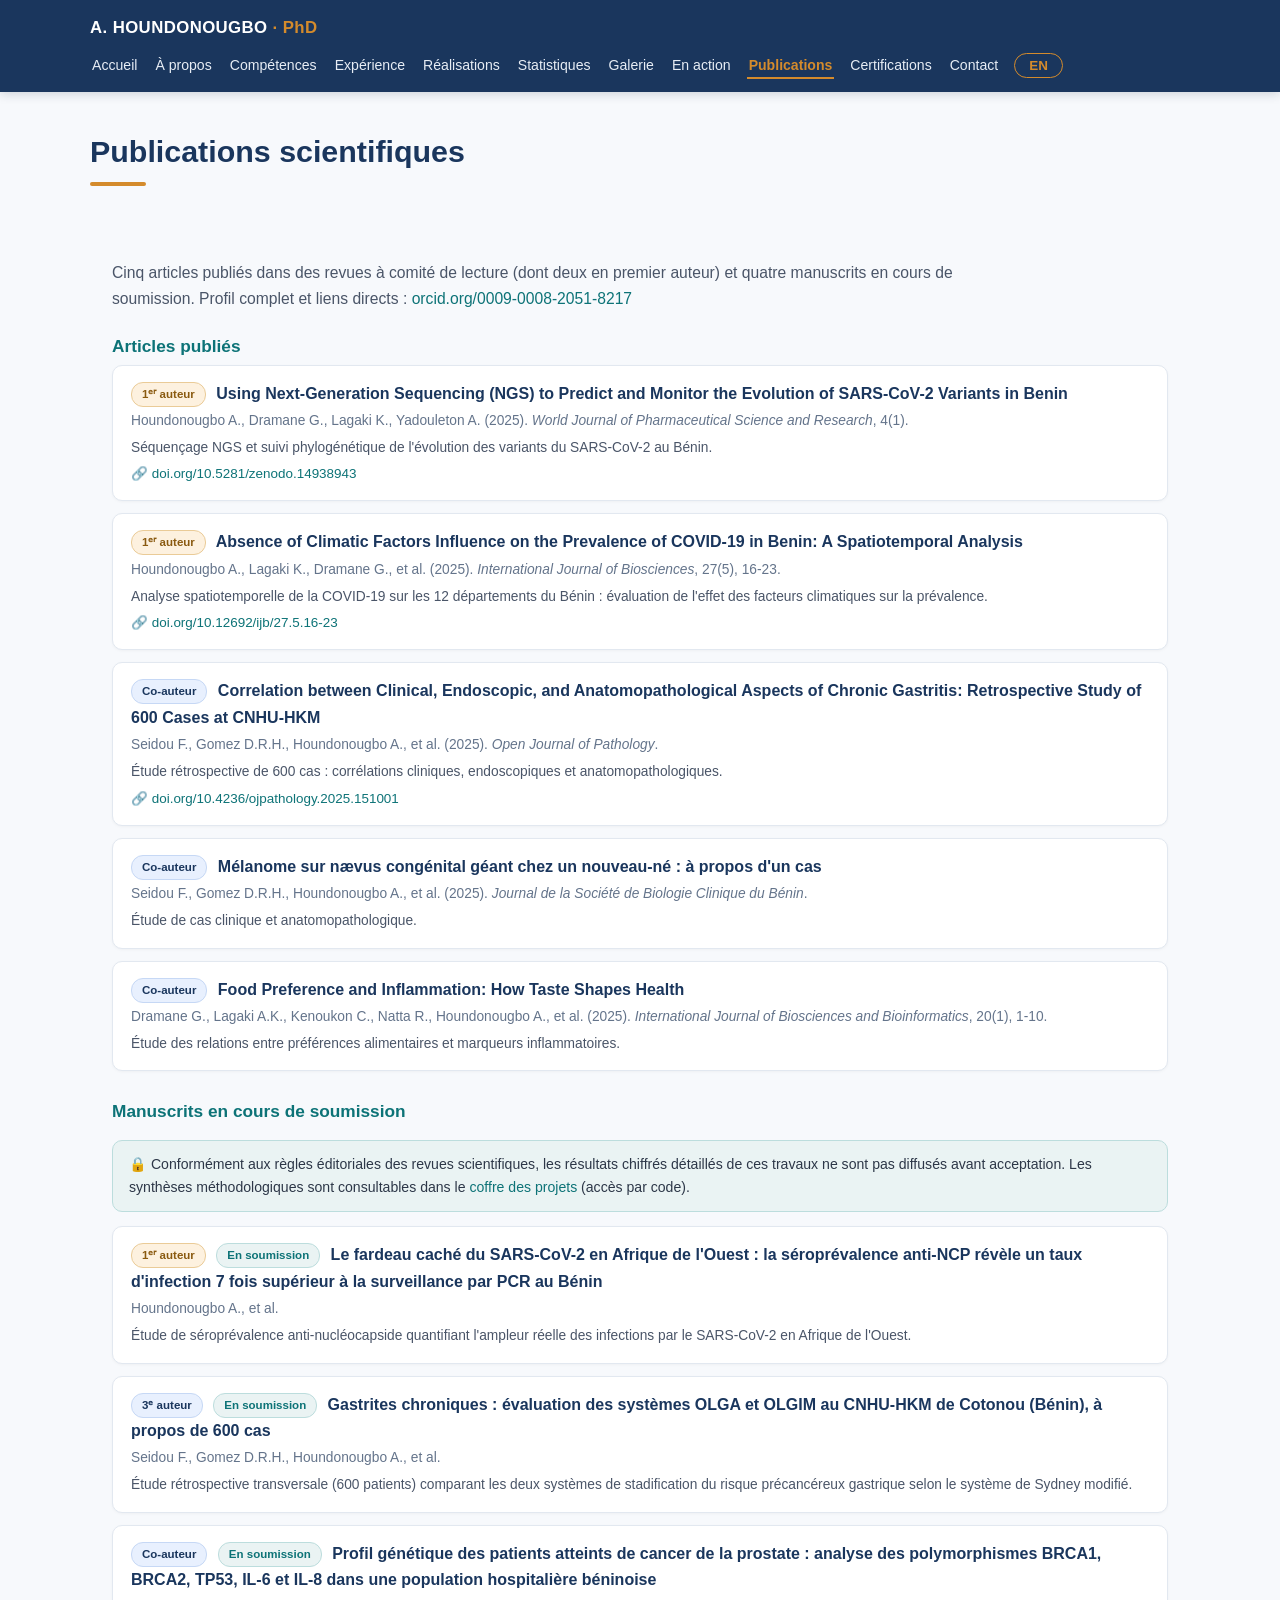
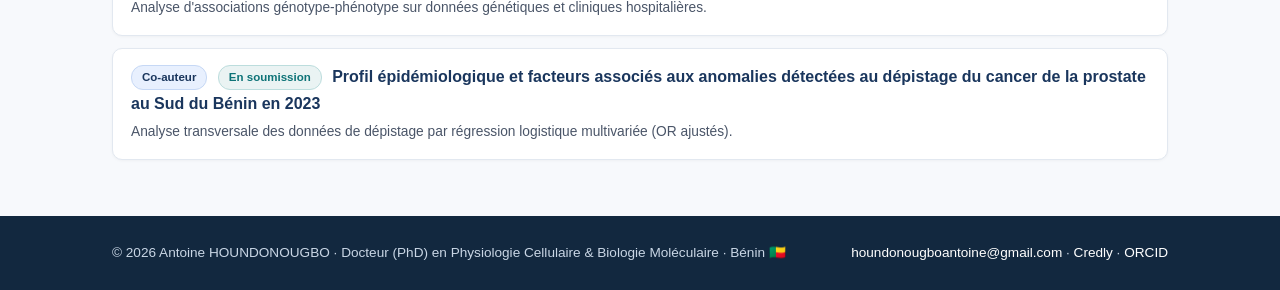
<file: publications.html>
<!DOCTYPE html>
<html lang="fr">
<head>
<meta charset="UTF-8">
<meta name="viewport" content="width=device-width, initial-scale=1.0">
<title data-fr="Publications · Antoine HOUNDONOUGBO" data-en="Publications · Antoine HOUNDONOUGBO">Publications · Antoine HOUNDONOUGBO</title>
<meta name="description" content="5 articles scientifiques à comité de lecture (dont 2 en premier auteur) et 4 manuscrits en soumission : SARS-CoV-2, gastrites OLGA/OLGIM, cancer de la prostate. Profil ORCID complet.">
<meta property="og:title" content="Publications · Antoine HOUNDONOUGBO">
<meta property="og:description" content="5 articles scientifiques à comité de lecture (dont 2 en premier auteur) et 4 manuscrits en soumission : SARS-CoV-2, gastrites OLGA/OLGIM, cancer de la prostate. Profil ORCID complet.">
<meta property="og:type" content="website">
<meta property="og:url" content="https://antoine-houndonougbo.github.io/publications.html">
<meta property="og:image" content="https://antoine-houndonougbo.github.io/assets/og-cover.png">
<meta name="twitter:card" content="summary_large_image">
<meta name="theme-color" content="#1A365D">
<link rel="canonical" href="https://antoine-houndonougbo.github.io/publications.html">
<link rel="icon" type="image/svg+xml" href="assets/favicon.svg">
<link rel="stylesheet" href="assets/styles.css">
</head>
<body>
<a class="skip" href="#contenu"><span lang="fr">Aller au contenu principal</span><span lang="en">Skip to main content</span></a>
<header class="site">
<div class="wrap nav">
  <a class="brand" href="index.html">A. HOUNDONOUGBO <span>· PhD</span></a>
  <nav aria-label="Navigation principale">
    <ul><li><a href="index.html"><span lang="fr">Accueil</span><span lang="en">Home</span></a></li><li><a href="a-propos.html"><span lang="fr">À propos</span><span lang="en">About</span></a></li><li><a href="competences.html"><span lang="fr">Compétences</span><span lang="en">Skills</span></a></li><li><a href="experience.html"><span lang="fr">Expérience</span><span lang="en">Experience</span></a></li><li><a href="realisations.html"><span lang="fr">Réalisations</span><span lang="en">Results</span></a></li><li><a href="statistiques.html"><span lang="fr">Statistiques</span><span lang="en">Statistics</span></a></li><li><a href="galerie.html"><span lang="fr">Galerie</span><span lang="en">Gallery</span></a></li><li><a href="en-action.html"><span lang="fr">En action</span><span lang="en">In action</span></a></li><li><a href="publications.html" aria-current="page"><span lang="fr">Publications</span><span lang="en">Publications</span></a></li><li><a href="certifications.html"><span lang="fr">Certifications</span><span lang="en">Certifications</span></a></li><li><a href="contact.html"><span lang="fr">Contact</span><span lang="en">Contact</span></a></li>
      <li><button class="langbtn" id="langBtn" type="button" aria-label="Changer de langue / Switch language">EN</button></li>
    </ul>
  </nav>
</div>
</header>
<main id="contenu">

<div class="wrap pagehead"><h1><span lang="fr">Publications scientifiques</span><span lang="en">Scientific publications</span></h1><p class="rule"></p></div>
<section aria-labelledby="pub-t">
<div class="wrap">
  <p class="lead"><span lang="fr">Cinq articles publiés dans des revues à comité de lecture (dont deux en premier auteur) et quatre manuscrits en cours de soumission. Profil complet et liens directs : <a href="https://orcid.org/0009-0008-2051-8217">orcid.org/0009-0008-2051-8217</a></span><span lang="en">Five peer-reviewed articles published (including two as first author) and four manuscripts under submission. Full profile and direct links: <a href="https://orcid.org/0009-0008-2051-8217">orcid.org/0009-0008-2051-8217</a></span></p>

  <h3 style="margin-top:20px;"><span lang="fr">Articles publiés</span><span lang="en">Published articles</span></h3>
  <div class="pub"><div class="ttl"><span class="tag tag-first">1ᵉʳ auteur</span> Using Next-Generation Sequencing (NGS) to Predict and Monitor the Evolution of SARS-CoV-2 Variants in Benin</div><div class="meta">Houndonougbo A., Dramane G., Lagaki K., Yadouleton A. (2025). <em>World Journal of Pharmaceutical Science and Research</em>, 4(1).</div><div class="note"><span lang="fr">Séquençage NGS et suivi phylogénétique de l'évolution des variants du SARS-CoV-2 au Bénin.</span><span lang="en">NGS sequencing and phylogenetic monitoring of SARS-CoV-2 variant evolution in Benin.</span></div><div class="doi">🔗 <a href="https://doi.org/10.5281/zenodo.14938943">doi.org/10.5281/zenodo.14938943</a></div></div>

  <div class="pub"><div class="ttl"><span class="tag tag-first">1ᵉʳ auteur</span> Absence of Climatic Factors Influence on the Prevalence of COVID-19 in Benin: A Spatiotemporal Analysis</div><div class="meta">Houndonougbo A., Lagaki K., Dramane G., et al. (2025). <em>International Journal of Biosciences</em>, 27(5), 16-23.</div><div class="note"><span lang="fr">Analyse spatiotemporelle de la COVID-19 sur les 12 départements du Bénin : évaluation de l'effet des facteurs climatiques sur la prévalence.</span><span lang="en">Spatiotemporal analysis of COVID-19 across Benin's 12 departments: evaluation of climatic factors on prevalence.</span></div><div class="doi">🔗 <a href="https://doi.org/10.12692/ijb/27.5.16-23">doi.org/10.12692/ijb/27.5.16-23</a></div></div>

  <div class="pub"><div class="ttl"><span class="tag tag-co">Co-auteur</span> Correlation between Clinical, Endoscopic, and Anatomopathological Aspects of Chronic Gastritis: Retrospective Study of 600 Cases at CNHU-HKM</div><div class="meta">Seidou F., Gomez D.R.H., Houndonougbo A., et al. (2025). <em>Open Journal of Pathology</em>.</div><div class="note"><span lang="fr">Étude rétrospective de 600 cas : corrélations cliniques, endoscopiques et anatomopathologiques.</span><span lang="en">Retrospective study of 600 cases: clinical, endoscopic and anatomopathological correlations.</span></div><div class="doi">🔗 <a href="https://doi.org/10.4236/ojpathology.2025.151001">doi.org/10.4236/ojpathology.2025.151001</a></div></div>

  <div class="pub"><div class="ttl"><span class="tag tag-co">Co-auteur</span> Mélanome sur nævus congénital géant chez un nouveau-né : à propos d'un cas</div><div class="meta">Seidou F., Gomez D.R.H., Houndonougbo A., et al. (2025). <em>Journal de la Société de Biologie Clinique du Bénin</em>.</div><div class="note"><span lang="fr">Étude de cas clinique et anatomopathologique.</span><span lang="en">Clinical and anatomopathological case report.</span></div></div>

  <div class="pub"><div class="ttl"><span class="tag tag-co">Co-auteur</span> Food Preference and Inflammation: How Taste Shapes Health</div><div class="meta">Dramane G., Lagaki A.K., Kenoukon C., Natta R., Houndonougbo A., et al. (2025). <em>International Journal of Biosciences and Bioinformatics</em>, 20(1), 1-10.</div><div class="note"><span lang="fr">Étude des relations entre préférences alimentaires et marqueurs inflammatoires.</span><span lang="en">Study of relationships between food preferences and inflammatory markers.</span></div></div>

  <h3 style="margin-top:26px;"><span lang="fr">Manuscrits en cours de soumission</span><span lang="en">Manuscripts under submission</span></h3>
  <div class="notice">🔒 <span lang="fr">Conformément aux règles éditoriales des revues scientifiques, les résultats chiffrés détaillés de ces travaux ne sont pas diffusés avant acceptation. Les synthèses méthodologiques sont consultables dans le <a href="realisations.html">coffre des projets</a> (accès par code).</span><span lang="en">In accordance with journal editorial policies, detailed numerical results of these manuscripts are not disclosed prior to acceptance. Methodological summaries are available in the <a href="realisations.html">projects vault</a> (code access).</span></div>

  <div class="pub"><div class="ttl"><span class="tag tag-first">1ᵉʳ auteur</span> <span class="tag tag-status"><span lang="fr">En soumission</span><span lang="en">Under submission</span></span> Le fardeau caché du SARS-CoV-2 en Afrique de l'Ouest : la séroprévalence anti-NCP révèle un taux d'infection 7 fois supérieur à la surveillance par PCR au Bénin</div><div class="meta">Houndonougbo A., et al.</div><div class="note"><span lang="fr">Étude de séroprévalence anti-nucléocapside quantifiant l'ampleur réelle des infections par le SARS-CoV-2 en Afrique de l'Ouest.</span><span lang="en">Anti-nucleocapsid seroprevalence study quantifying the true extent of SARS-CoV-2 infections in West Africa.</span></div></div>

  <div class="pub"><div class="ttl"><span class="tag tag-co">3ᵉ auteur</span> <span class="tag tag-status"><span lang="fr">En soumission</span><span lang="en">Under submission</span></span> Gastrites chroniques : évaluation des systèmes OLGA et OLGIM au CNHU-HKM de Cotonou (Bénin), à propos de 600 cas</div><div class="meta">Seidou F., Gomez D.R.H., Houndonougbo A., et al.</div><div class="note"><span lang="fr">Étude rétrospective transversale (600 patients) comparant les deux systèmes de stadification du risque précancéreux gastrique selon le système de Sydney modifié.</span><span lang="en">Retrospective cross-sectional study (600 patients) comparing the two gastric precancerous-risk staging systems under the modified Sydney system.</span></div></div>

  <div class="pub"><div class="ttl"><span class="tag tag-co">Co-auteur</span> <span class="tag tag-status"><span lang="fr">En soumission</span><span lang="en">Under submission</span></span> Profil génétique des patients atteints de cancer de la prostate : analyse des polymorphismes BRCA1, BRCA2, TP53, IL-6 et IL-8 dans une population hospitalière béninoise</div><div class="note"><span lang="fr">Analyse d'associations génotype-phénotype sur données génétiques et cliniques hospitalières.</span><span lang="en">Genotype-phenotype association analysis on hospital genetic and clinical data.</span></div></div>

  <div class="pub"><div class="ttl"><span class="tag tag-co">Co-auteur</span> <span class="tag tag-status"><span lang="fr">En soumission</span><span lang="en">Under submission</span></span> Profil épidémiologique et facteurs associés aux anomalies détectées au dépistage du cancer de la prostate au Sud du Bénin en 2023</div><div class="note"><span lang="fr">Analyse transversale des données de dépistage par régression logistique multivariée (OR ajustés).</span><span lang="en">Cross-sectional analysis of screening data using multivariate logistic regression (adjusted ORs).</span></div></div>
</div>
</section>

</main>
<footer class="site">
<div class="wrap frow">
  <div>© <span id="year">2026</span> Antoine HOUNDONOUGBO · <span lang="fr">Docteur (PhD) en Physiologie Cellulaire &amp; Biologie Moléculaire · Bénin 🇧🇯</span><span lang="en">PhD in Cellular Physiology &amp; Molecular Biology · Benin 🇧🇯</span></div>
  <div><a href="mailto:houndonougboantoine@gmail.com">houndonougboantoine@gmail.com</a> · <a href="https://credly.com/users/antoine-houndonougbo">Credly</a> · <a href="https://orcid.org/0009-0008-2051-8217">ORCID</a></div>
</div>
</footer>
<script src="assets/vault-data.js"></script>
<script src="assets/script.js"></script>
</body>
</html>
</file>
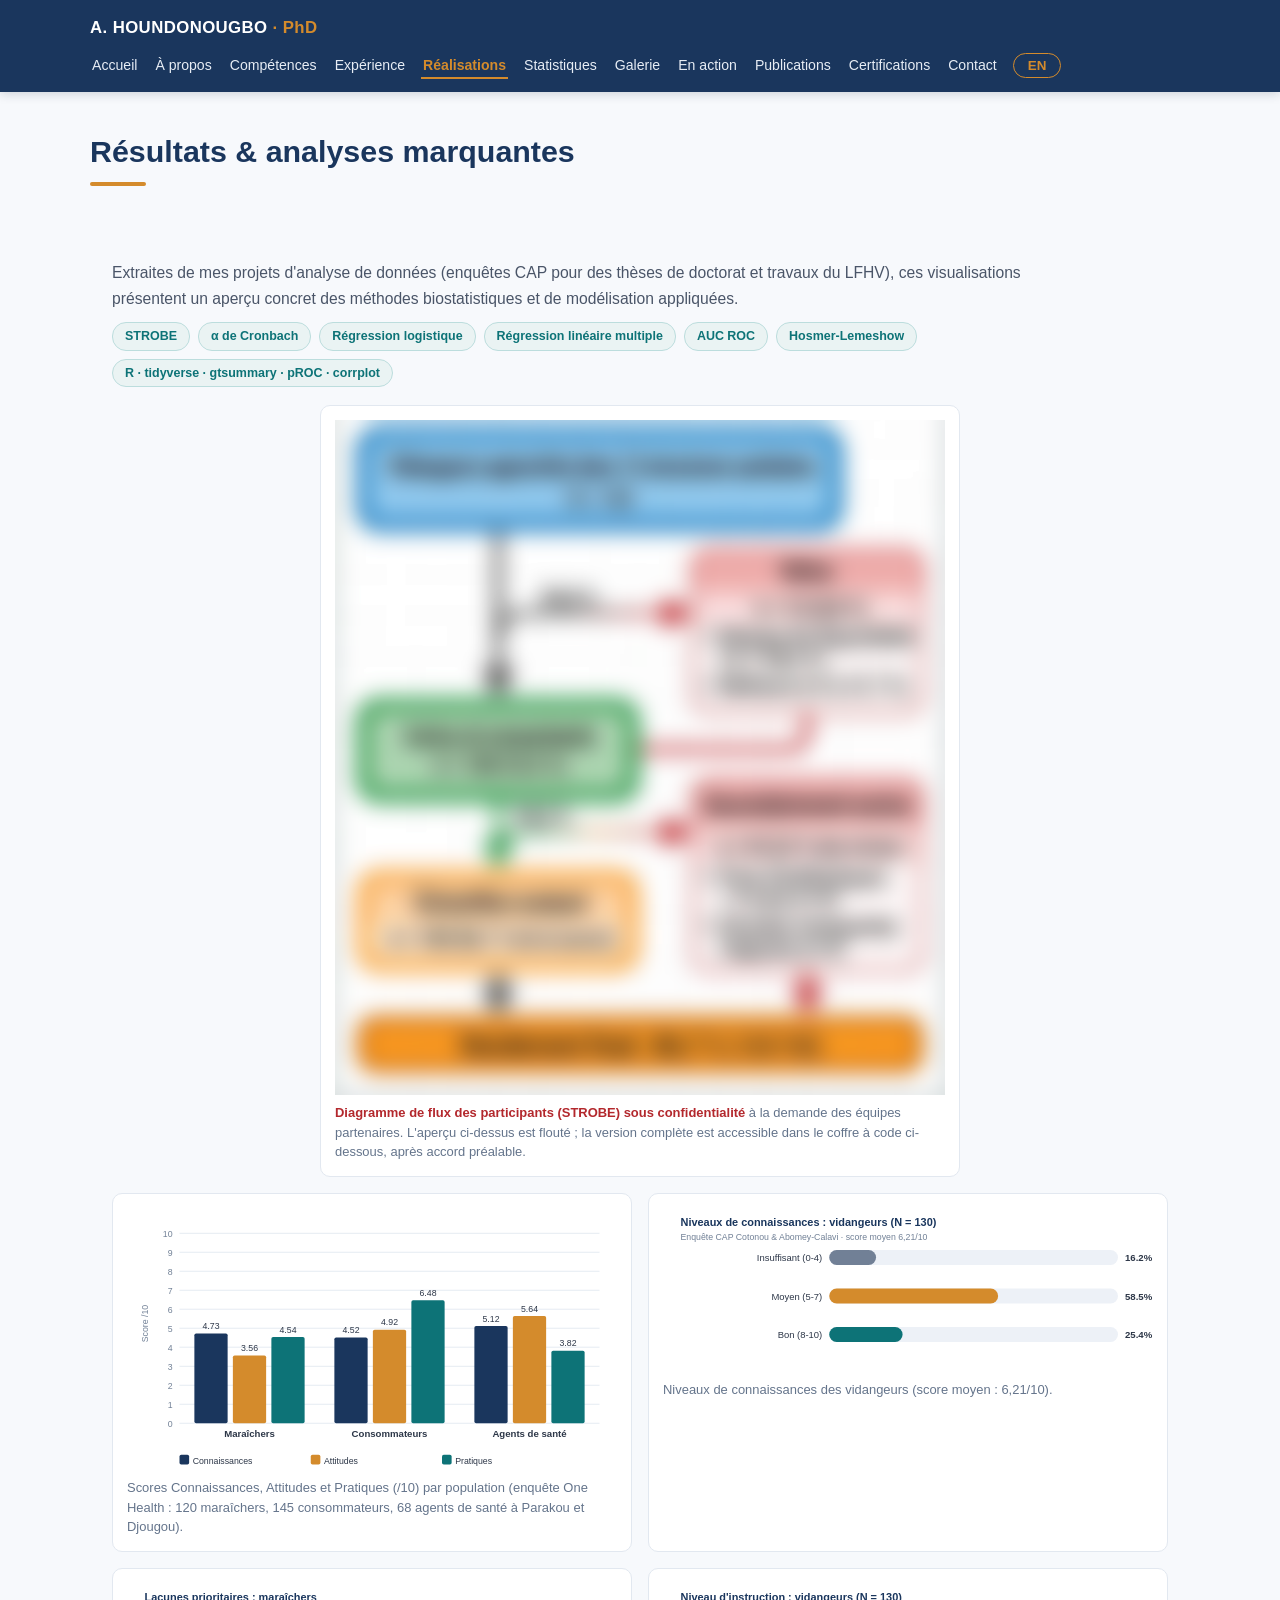
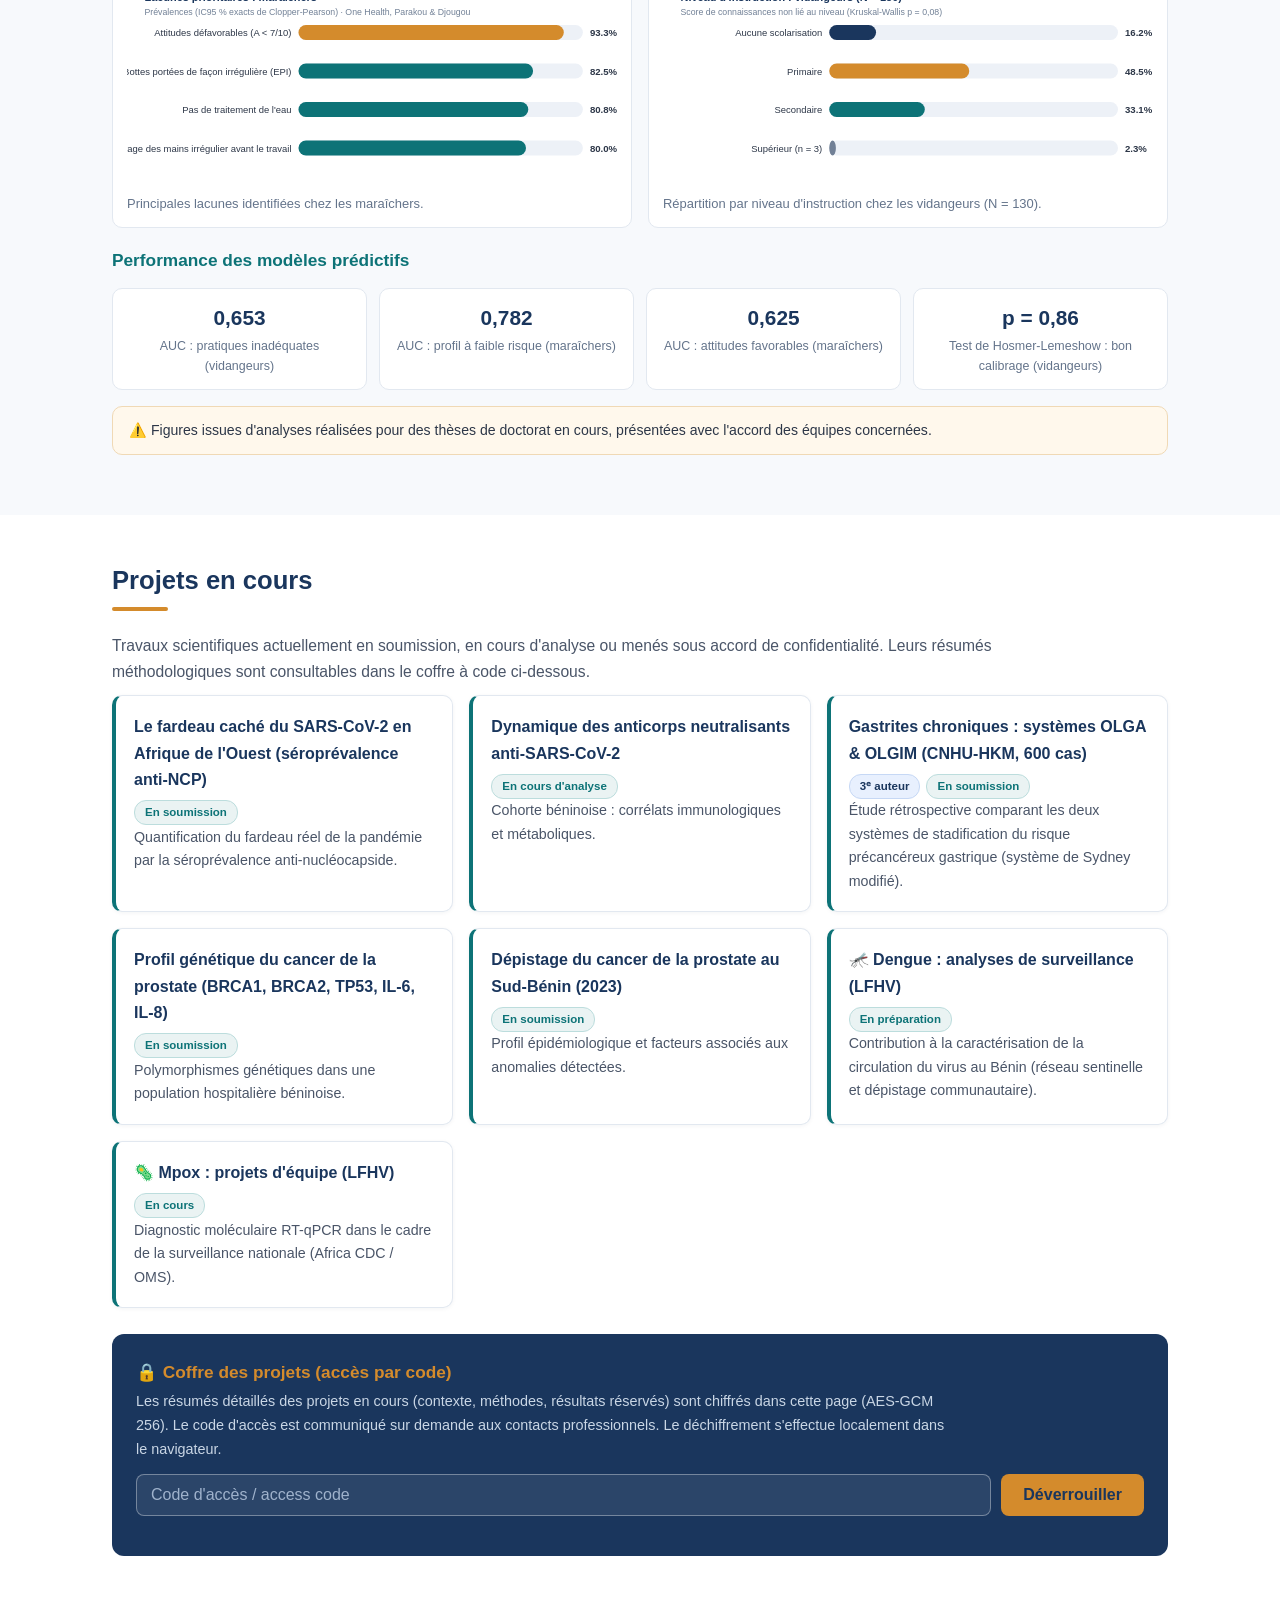
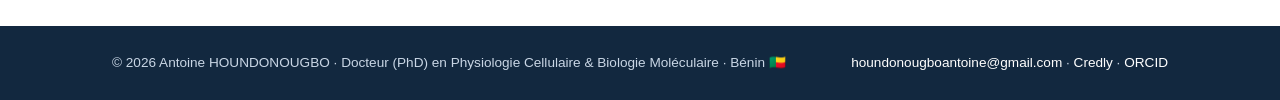
<file: realisations.html>
<!DOCTYPE html>
<html lang="fr">
<head>
<meta charset="UTF-8">
<meta name="viewport" content="width=device-width, initial-scale=1.0">
<title data-fr="Réalisations & projets · Antoine HOUNDONOUGBO" data-en="Results & projects · Antoine HOUNDONOUGBO">Réalisations & projets · Antoine HOUNDONOUGBO</title>
<meta name="description" content="Analyses et visualisations statistiques : diagramme de flux STROBE, scores CAP, régressions, AUC ROC et coffre des projets en cours à accès par code.">
<meta property="og:title" content="Réalisations & projets · Antoine HOUNDONOUGBO">
<meta property="og:description" content="Analyses et visualisations statistiques : diagramme de flux STROBE, scores CAP, régressions, AUC ROC et coffre des projets en cours à accès par code.">
<meta property="og:type" content="website">
<meta property="og:url" content="https://antoine-houndonougbo.github.io/realisations.html">
<meta property="og:image" content="https://antoine-houndonougbo.github.io/assets/og-cover.png">
<meta name="twitter:card" content="summary_large_image">
<meta name="theme-color" content="#1A365D">
<link rel="canonical" href="https://antoine-houndonougbo.github.io/realisations.html">
<link rel="icon" type="image/svg+xml" href="assets/favicon.svg">
<link rel="stylesheet" href="assets/styles.css">
</head>
<body>
<a class="skip" href="#contenu"><span lang="fr">Aller au contenu principal</span><span lang="en">Skip to main content</span></a>
<header class="site">
<div class="wrap nav">
  <a class="brand" href="index.html">A. HOUNDONOUGBO <span>· PhD</span></a>
  <nav aria-label="Navigation principale">
    <ul><li><a href="index.html"><span lang="fr">Accueil</span><span lang="en">Home</span></a></li><li><a href="a-propos.html"><span lang="fr">À propos</span><span lang="en">About</span></a></li><li><a href="competences.html"><span lang="fr">Compétences</span><span lang="en">Skills</span></a></li><li><a href="experience.html"><span lang="fr">Expérience</span><span lang="en">Experience</span></a></li><li><a href="realisations.html" aria-current="page"><span lang="fr">Réalisations</span><span lang="en">Results</span></a></li><li><a href="statistiques.html"><span lang="fr">Statistiques</span><span lang="en">Statistics</span></a></li><li><a href="galerie.html"><span lang="fr">Galerie</span><span lang="en">Gallery</span></a></li><li><a href="en-action.html"><span lang="fr">En action</span><span lang="en">In action</span></a></li><li><a href="publications.html"><span lang="fr">Publications</span><span lang="en">Publications</span></a></li><li><a href="certifications.html"><span lang="fr">Certifications</span><span lang="en">Certifications</span></a></li><li><a href="contact.html"><span lang="fr">Contact</span><span lang="en">Contact</span></a></li>
      <li><button class="langbtn" id="langBtn" type="button" aria-label="Changer de langue / Switch language">EN</button></li>
    </ul>
  </nav>
</div>
</header>
<main id="contenu">

<div class="wrap pagehead"><h1><span lang="fr">Résultats &amp; analyses marquantes</span><span lang="en">Results &amp; selected analyses</span></h1><p class="rule"></p></div>
<section aria-labelledby="re-t">
<div class="wrap">
  <p class="lead"><span lang="fr">Extraites de mes projets d'analyse de données (enquêtes CAP pour des thèses de doctorat et travaux du LFHV), ces visualisations présentent un aperçu concret des méthodes biostatistiques et de modélisation appliquées.</span><span lang="en">Drawn from my data-analysis projects (KAP surveys for PhD theses and LFHV work), these visualisations provide a concrete overview of the biostatistical and modelling methods applied.</span></p>
  <div class="chips-inline">
    <span class="badge">STROBE</span><span class="badge">α de Cronbach</span><span class="badge"><span lang="fr">Régression logistique</span><span lang="en">Logistic regression</span></span><span class="badge"><span lang="fr">Régression linéaire multiple</span><span lang="en">Multiple linear regression</span></span><span class="badge">AUC ROC</span><span class="badge">Hosmer-Lemeshow</span><span class="badge">R · tidyverse · gtsummary · pROC · corrplot</span>
  </div>

  <div class="figs">
    <figure class="fig wide strobe-teaser">
      <img src="assets/flow-strobe-vidangeurs-flou.png" alt="Aperçu flouté du diagramme de flux des participants (document confidentiel)" loading="lazy" width="925" height="1024">
      <figcaption><span lang="fr"><strong>Diagramme de flux des participants (STROBE) sous confidentialité</strong> à la demande des équipes partenaires. L'aperçu ci-dessus est flouté ; la version complète est accessible dans le coffre à code ci-dessous, après accord préalable.</span><span lang="en"><strong>Participant flow diagram (STROBE) under confidentiality</strong> at the partner teams' request. The preview above is blurred; the full version is available in the code-protected vault below, upon prior agreement.</span></figcaption>
    </figure>
<figure class='fig'><svg viewBox='0 0 560 300' role='img'><title>Scores CAP par population</title><line x1='60' y1='246.0' x2='540' y2='246.0' stroke='#E2E8F0' stroke-width='1'/><text x='52' y='250.0' font-size='10' text-anchor='end' fill='#718096' font-family='Segoe UI,Calibri,Roboto,Arial,sans-serif'>0</text><line x1='60' y1='224.3' x2='540' y2='224.3' stroke='#E2E8F0' stroke-width='1'/><text x='52' y='228.3' font-size='10' text-anchor='end' fill='#718096' font-family='Segoe UI,Calibri,Roboto,Arial,sans-serif'>1</text><line x1='60' y1='202.6' x2='540' y2='202.6' stroke='#E2E8F0' stroke-width='1'/><text x='52' y='206.6' font-size='10' text-anchor='end' fill='#718096' font-family='Segoe UI,Calibri,Roboto,Arial,sans-serif'>2</text><line x1='60' y1='180.9' x2='540' y2='180.9' stroke='#E2E8F0' stroke-width='1'/><text x='52' y='184.9' font-size='10' text-anchor='end' fill='#718096' font-family='Segoe UI,Calibri,Roboto,Arial,sans-serif'>3</text><line x1='60' y1='159.1' x2='540' y2='159.1' stroke='#E2E8F0' stroke-width='1'/><text x='52' y='163.1' font-size='10' text-anchor='end' fill='#718096' font-family='Segoe UI,Calibri,Roboto,Arial,sans-serif'>4</text><line x1='60' y1='137.4' x2='540' y2='137.4' stroke='#E2E8F0' stroke-width='1'/><text x='52' y='141.4' font-size='10' text-anchor='end' fill='#718096' font-family='Segoe UI,Calibri,Roboto,Arial,sans-serif'>5</text><line x1='60' y1='115.7' x2='540' y2='115.7' stroke='#E2E8F0' stroke-width='1'/><text x='52' y='119.7' font-size='10' text-anchor='end' fill='#718096' font-family='Segoe UI,Calibri,Roboto,Arial,sans-serif'>6</text><line x1='60' y1='94.0' x2='540' y2='94.0' stroke='#E2E8F0' stroke-width='1'/><text x='52' y='98.0' font-size='10' text-anchor='end' fill='#718096' font-family='Segoe UI,Calibri,Roboto,Arial,sans-serif'>7</text><line x1='60' y1='72.3' x2='540' y2='72.3' stroke='#E2E8F0' stroke-width='1'/><text x='52' y='76.3' font-size='10' text-anchor='end' fill='#718096' font-family='Segoe UI,Calibri,Roboto,Arial,sans-serif'>8</text><line x1='60' y1='50.6' x2='540' y2='50.6' stroke='#E2E8F0' stroke-width='1'/><text x='52' y='54.6' font-size='10' text-anchor='end' fill='#718096' font-family='Segoe UI,Calibri,Roboto,Arial,sans-serif'>9</text><line x1='60' y1='28.9' x2='540' y2='28.9' stroke='#E2E8F0' stroke-width='1'/><text x='52' y='32.9' font-size='10' text-anchor='end' fill='#718096' font-family='Segoe UI,Calibri,Roboto,Arial,sans-serif'>10</text><rect x='77.0' y='143.3' width='38' height='102.7' fill='#1A365D' rx='2'/><text x='96.0' y='138.3' font-size='10' text-anchor='middle' fill='#2D3748' font-family='Segoe UI,Calibri,Roboto,Arial,sans-serif'>4.73</text><rect x='121.0' y='168.7' width='38' height='77.3' fill='#D48B2C' rx='2'/><text x='140.0' y='163.7' font-size='10' text-anchor='middle' fill='#2D3748' font-family='Segoe UI,Calibri,Roboto,Arial,sans-serif'>3.56</text><rect x='165.0' y='147.4' width='38' height='98.6' fill='#0D7377' rx='2'/><text x='184.0' y='142.4' font-size='10' text-anchor='middle' fill='#2D3748' font-family='Segoe UI,Calibri,Roboto,Arial,sans-serif'>4.54</text><text lang='fr' x='140.0' y='262' font-size='11' text-anchor='middle' font-weight='bold' fill='#2D3748' font-family='Segoe UI,Calibri,Roboto,Arial,sans-serif'>Maraîchers</text><text lang='en' x='140.0' y='262' font-size='11' text-anchor='middle' font-weight='bold' fill='#2D3748' font-family='Segoe UI,Calibri,Roboto,Arial,sans-serif'>Market gardeners</text><rect x='237.0' y='147.9' width='38' height='98.1' fill='#1A365D' rx='2'/><text x='256.0' y='142.9' font-size='10' text-anchor='middle' fill='#2D3748' font-family='Segoe UI,Calibri,Roboto,Arial,sans-serif'>4.52</text><rect x='281.0' y='139.2' width='38' height='106.8' fill='#D48B2C' rx='2'/><text x='300.0' y='134.2' font-size='10' text-anchor='middle' fill='#2D3748' font-family='Segoe UI,Calibri,Roboto,Arial,sans-serif'>4.92</text><rect x='325.0' y='105.3' width='38' height='140.7' fill='#0D7377' rx='2'/><text x='344.0' y='100.3' font-size='10' text-anchor='middle' fill='#2D3748' font-family='Segoe UI,Calibri,Roboto,Arial,sans-serif'>6.48</text><text lang='fr' x='300.0' y='262' font-size='11' text-anchor='middle' font-weight='bold' fill='#2D3748' font-family='Segoe UI,Calibri,Roboto,Arial,sans-serif'>Consommateurs</text><text lang='en' x='300.0' y='262' font-size='11' text-anchor='middle' font-weight='bold' fill='#2D3748' font-family='Segoe UI,Calibri,Roboto,Arial,sans-serif'>Consumers</text><rect x='397.0' y='134.8' width='38' height='111.2' fill='#1A365D' rx='2'/><text x='416.0' y='129.8' font-size='10' text-anchor='middle' fill='#2D3748' font-family='Segoe UI,Calibri,Roboto,Arial,sans-serif'>5.12</text><rect x='441.0' y='123.5' width='38' height='122.5' fill='#D48B2C' rx='2'/><text x='460.0' y='118.5' font-size='10' text-anchor='middle' fill='#2D3748' font-family='Segoe UI,Calibri,Roboto,Arial,sans-serif'>5.64</text><rect x='485.0' y='163.1' width='38' height='82.9' fill='#0D7377' rx='2'/><text x='504.0' y='158.1' font-size='10' text-anchor='middle' fill='#2D3748' font-family='Segoe UI,Calibri,Roboto,Arial,sans-serif'>3.82</text><text lang='fr' x='460.0' y='262' font-size='11' text-anchor='middle' font-weight='bold' fill='#2D3748' font-family='Segoe UI,Calibri,Roboto,Arial,sans-serif'>Agents de santé</text><text lang='en' x='460.0' y='262' font-size='11' text-anchor='middle' font-weight='bold' fill='#2D3748' font-family='Segoe UI,Calibri,Roboto,Arial,sans-serif'>Health workers</text><rect x='60' y='282' width='11' height='11' fill='#1A365D' rx='2'/><text lang='fr' x='75' y='292' font-size='10' text-anchor='start' font-weight='normal' fill='#2D3748' font-family='Segoe UI,Calibri,Roboto,Arial,sans-serif'>Connaissances</text><text lang='en' x='75' y='292' font-size='10' text-anchor='start' font-weight='normal' fill='#2D3748' font-family='Segoe UI,Calibri,Roboto,Arial,sans-serif'>Knowledge</text><rect x='210' y='282' width='11' height='11' fill='#D48B2C' rx='2'/><text lang='fr' x='225' y='292' font-size='10' text-anchor='start' font-weight='normal' fill='#2D3748' font-family='Segoe UI,Calibri,Roboto,Arial,sans-serif'>Attitudes</text><text lang='en' x='225' y='292' font-size='10' text-anchor='start' font-weight='normal' fill='#2D3748' font-family='Segoe UI,Calibri,Roboto,Arial,sans-serif'>Attitudes</text><rect x='360' y='282' width='11' height='11' fill='#0D7377' rx='2'/><text lang='fr' x='375' y='292' font-size='10' text-anchor='start' font-weight='normal' fill='#2D3748' font-family='Segoe UI,Calibri,Roboto,Arial,sans-serif'>Pratiques</text><text lang='en' x='375' y='292' font-size='10' text-anchor='start' font-weight='normal' fill='#2D3748' font-family='Segoe UI,Calibri,Roboto,Arial,sans-serif'>Practices</text><text x='24' y='132' font-size='10' fill='#718096' transform='rotate(-90 24 132)' text-anchor='middle' font-family='Segoe UI,Calibri,Roboto,Arial,sans-serif'>Score /10</text></svg><figcaption><span lang='fr'>Scores Connaissances, Attitudes et Pratiques (/10) par population (enquête One Health : 120 maraîchers, 145 consommateurs, 68 agents de santé à Parakou et Djougou).</span><span lang='en'>Knowledge, Attitudes and Practices scores (/10) by population (One Health survey: 120 market gardeners, 145 consumers, 68 health workers in Parakou and Djougou).</span></figcaption></figure>


<figure class='fig'><svg viewBox='0 0 560 188' role='img'><title>Niveaux de connaissances : vidangeurs (N = 130)</title><text lang='fr' x='20' y='20' font-size='12.5' text-anchor='start' font-weight='bold' fill='#1A365D' font-family='Segoe UI,Calibri,Roboto,Arial,sans-serif'>Niveaux de connaissances : vidangeurs (N = 130)</text><text lang='en' x='20' y='20' font-size='12.5' text-anchor='start' font-weight='bold' fill='#1A365D' font-family='Segoe UI,Calibri,Roboto,Arial,sans-serif'>Knowledge levels: desludging workers (N = 130)</text><text lang='fr' x='20' y='37' font-size='10' text-anchor='start' font-weight='normal' fill='#718096' font-family='Segoe UI,Calibri,Roboto,Arial,sans-serif'>Enquête CAP Cotonou &amp; Abomey-Calavi · score moyen 6,21/10</text><text lang='en' x='20' y='37' font-size='10' text-anchor='start' font-weight='normal' fill='#718096' font-family='Segoe UI,Calibri,Roboto,Arial,sans-serif'>KAP survey Cotonou &amp; Abomey-Calavi · mean score 6.21/10</text><text lang='fr' x='182' y='61' font-size='10.8' text-anchor='end' font-weight='normal' fill='#2D3748' font-family='Segoe UI,Calibri,Roboto,Arial,sans-serif'>Insuffisant (0-4)</text><text lang='en' x='182' y='61' font-size='10.8' text-anchor='end' font-weight='normal' fill='#2D3748' font-family='Segoe UI,Calibri,Roboto,Arial,sans-serif'>Insufficient (0-4)</text><rect x='190' y='48' width='330' height='17' fill='#EDF1F7' rx='8.5'/><rect x='190' y='48' width='53.5' height='17' fill='#718096' rx='8.5'/><text x='528' y='61' font-size='11' fill='#2D3748' font-weight='700' font-family='Segoe UI,Calibri,Roboto,Arial,sans-serif'>16.2%</text><text lang='fr' x='182' y='105' font-size='10.8' text-anchor='end' font-weight='normal' fill='#2D3748' font-family='Segoe UI,Calibri,Roboto,Arial,sans-serif'>Moyen (5-7)</text><text lang='en' x='182' y='105' font-size='10.8' text-anchor='end' font-weight='normal' fill='#2D3748' font-family='Segoe UI,Calibri,Roboto,Arial,sans-serif'>Moderate (5-7)</text><rect x='190' y='92' width='330' height='17' fill='#EDF1F7' rx='8.5'/><rect x='190' y='92' width='193.0' height='17' fill='#D48B2C' rx='8.5'/><text x='528' y='105' font-size='11' fill='#2D3748' font-weight='700' font-family='Segoe UI,Calibri,Roboto,Arial,sans-serif'>58.5%</text><text lang='fr' x='182' y='149' font-size='10.8' text-anchor='end' font-weight='normal' fill='#2D3748' font-family='Segoe UI,Calibri,Roboto,Arial,sans-serif'>Bon (8-10)</text><text lang='en' x='182' y='149' font-size='10.8' text-anchor='end' font-weight='normal' fill='#2D3748' font-family='Segoe UI,Calibri,Roboto,Arial,sans-serif'>Good (8-10)</text><rect x='190' y='136' width='330' height='17' fill='#EDF1F7' rx='8.5'/><rect x='190' y='136' width='83.8' height='17' fill='#0D7377' rx='8.5'/><text x='528' y='149' font-size='11' fill='#2D3748' font-weight='700' font-family='Segoe UI,Calibri,Roboto,Arial,sans-serif'>25.4%</text></svg><figcaption><span lang='fr'>Niveaux de connaissances des vidangeurs (score moyen : 6,21/10).</span><span lang='en'>Knowledge levels of desludging workers (mean score: 6.21/10).</span></figcaption></figure>


<figure class='fig'><svg viewBox='0 0 560 232' role='img'><title>Lacunes prioritaires : maraîchers</title><text lang='fr' x='20' y='20' font-size='12.5' text-anchor='start' font-weight='bold' fill='#1A365D' font-family='Segoe UI,Calibri,Roboto,Arial,sans-serif'>Lacunes prioritaires : maraîchers</text><text lang='en' x='20' y='20' font-size='12.5' text-anchor='start' font-weight='bold' fill='#1A365D' font-family='Segoe UI,Calibri,Roboto,Arial,sans-serif'>Priority gaps: market gardeners</text><text lang='fr' x='20' y='37' font-size='10' text-anchor='start' font-weight='normal' fill='#718096' font-family='Segoe UI,Calibri,Roboto,Arial,sans-serif'>Prévalences (IC95 % exacts de Clopper-Pearson) · One Health, Parakou &amp; Djougou</text><text lang='en' x='20' y='37' font-size='10' text-anchor='start' font-weight='normal' fill='#718096' font-family='Segoe UI,Calibri,Roboto,Arial,sans-serif'>Prevalences (exact 95% CIs, Clopper-Pearson) · One Health, Parakou &amp; Djougou</text><text lang='fr' x='188' y='61' font-size='10.8' text-anchor='end' font-weight='normal' fill='#2D3748' font-family='Segoe UI,Calibri,Roboto,Arial,sans-serif'>Attitudes défavorables (A &lt; 7/10)</text><text lang='en' x='188' y='61' font-size='10.8' text-anchor='end' font-weight='normal' fill='#2D3748' font-family='Segoe UI,Calibri,Roboto,Arial,sans-serif'>Unfavourable attitudes (A &lt; 7/10)</text><rect x='196' y='48' width='325' height='17' fill='#EDF1F7' rx='8.5'/><rect x='196' y='48' width='303.2' height='17' fill='#D48B2C' rx='8.5'/><text x='529' y='61' font-size='11' fill='#2D3748' font-weight='700' font-family='Segoe UI,Calibri,Roboto,Arial,sans-serif'>93.3%</text><text lang='fr' x='188' y='105' font-size='10.8' text-anchor='end' font-weight='normal' fill='#2D3748' font-family='Segoe UI,Calibri,Roboto,Arial,sans-serif'>Bottes portées de façon irrégulière (EPI)</text><text lang='en' x='188' y='105' font-size='10.8' text-anchor='end' font-weight='normal' fill='#2D3748' font-family='Segoe UI,Calibri,Roboto,Arial,sans-serif'>Inconsistent boot-wearing (PPE)</text><rect x='196' y='92' width='325' height='17' fill='#EDF1F7' rx='8.5'/><rect x='196' y='92' width='268.1' height='17' fill='#0D7377' rx='8.5'/><text x='529' y='105' font-size='11' fill='#2D3748' font-weight='700' font-family='Segoe UI,Calibri,Roboto,Arial,sans-serif'>82.5%</text><text lang='fr' x='188' y='149' font-size='10.8' text-anchor='end' font-weight='normal' fill='#2D3748' font-family='Segoe UI,Calibri,Roboto,Arial,sans-serif'>Pas de traitement de l'eau</text><text lang='en' x='188' y='149' font-size='10.8' text-anchor='end' font-weight='normal' fill='#2D3748' font-family='Segoe UI,Calibri,Roboto,Arial,sans-serif'>No water treatment</text><rect x='196' y='136' width='325' height='17' fill='#EDF1F7' rx='8.5'/><rect x='196' y='136' width='262.6' height='17' fill='#0D7377' rx='8.5'/><text x='529' y='149' font-size='11' fill='#2D3748' font-weight='700' font-family='Segoe UI,Calibri,Roboto,Arial,sans-serif'>80.8%</text><text lang='fr' x='188' y='193' font-size='10.8' text-anchor='end' font-weight='normal' fill='#2D3748' font-family='Segoe UI,Calibri,Roboto,Arial,sans-serif'>Lavage des mains irrégulier avant le travail</text><text lang='en' x='188' y='193' font-size='10.8' text-anchor='end' font-weight='normal' fill='#2D3748' font-family='Segoe UI,Calibri,Roboto,Arial,sans-serif'>Inconsistent handwashing before work</text><rect x='196' y='180' width='325' height='17' fill='#EDF1F7' rx='8.5'/><rect x='196' y='180' width='260.0' height='17' fill='#0D7377' rx='8.5'/><text x='529' y='193' font-size='11' fill='#2D3748' font-weight='700' font-family='Segoe UI,Calibri,Roboto,Arial,sans-serif'>80.0%</text></svg><figcaption><span lang='fr'>Principales lacunes identifiées chez les maraîchers.</span><span lang='en'>Main gaps identified among market gardeners.</span></figcaption></figure>


<figure class='fig'><svg viewBox='0 0 560 232' role='img'><title>Niveau d'instruction : vidangeurs (N = 130)</title><text lang='fr' x='20' y='20' font-size='12.5' text-anchor='start' font-weight='bold' fill='#1A365D' font-family='Segoe UI,Calibri,Roboto,Arial,sans-serif'>Niveau d'instruction : vidangeurs (N = 130)</text><text lang='en' x='20' y='20' font-size='12.5' text-anchor='start' font-weight='bold' fill='#1A365D' font-family='Segoe UI,Calibri,Roboto,Arial,sans-serif'>Education level: desludging workers (N = 130)</text><text lang='fr' x='20' y='37' font-size='10' text-anchor='start' font-weight='normal' fill='#718096' font-family='Segoe UI,Calibri,Roboto,Arial,sans-serif'>Score de connaissances non lié au niveau (Kruskal-Wallis p = 0,08)</text><text lang='en' x='20' y='37' font-size='10' text-anchor='start' font-weight='normal' fill='#718096' font-family='Segoe UI,Calibri,Roboto,Arial,sans-serif'>Knowledge score unrelated to schooling (Kruskal-Wallis p = 0.08)</text><text lang='fr' x='182' y='61' font-size='10.8' text-anchor='end' font-weight='normal' fill='#2D3748' font-family='Segoe UI,Calibri,Roboto,Arial,sans-serif'>Aucune scolarisation</text><text lang='en' x='182' y='61' font-size='10.8' text-anchor='end' font-weight='normal' fill='#2D3748' font-family='Segoe UI,Calibri,Roboto,Arial,sans-serif'>No schooling</text><rect x='190' y='48' width='330' height='17' fill='#EDF1F7' rx='8.5'/><rect x='190' y='48' width='53.5' height='17' fill='#1A365D' rx='8.5'/><text x='528' y='61' font-size='11' fill='#2D3748' font-weight='700' font-family='Segoe UI,Calibri,Roboto,Arial,sans-serif'>16.2%</text><text lang='fr' x='182' y='105' font-size='10.8' text-anchor='end' font-weight='normal' fill='#2D3748' font-family='Segoe UI,Calibri,Roboto,Arial,sans-serif'>Primaire</text><text lang='en' x='182' y='105' font-size='10.8' text-anchor='end' font-weight='normal' fill='#2D3748' font-family='Segoe UI,Calibri,Roboto,Arial,sans-serif'>Primary</text><rect x='190' y='92' width='330' height='17' fill='#EDF1F7' rx='8.5'/><rect x='190' y='92' width='160.0' height='17' fill='#D48B2C' rx='8.5'/><text x='528' y='105' font-size='11' fill='#2D3748' font-weight='700' font-family='Segoe UI,Calibri,Roboto,Arial,sans-serif'>48.5%</text><text lang='fr' x='182' y='149' font-size='10.8' text-anchor='end' font-weight='normal' fill='#2D3748' font-family='Segoe UI,Calibri,Roboto,Arial,sans-serif'>Secondaire</text><text lang='en' x='182' y='149' font-size='10.8' text-anchor='end' font-weight='normal' fill='#2D3748' font-family='Segoe UI,Calibri,Roboto,Arial,sans-serif'>Secondary</text><rect x='190' y='136' width='330' height='17' fill='#EDF1F7' rx='8.5'/><rect x='190' y='136' width='109.2' height='17' fill='#0D7377' rx='8.5'/><text x='528' y='149' font-size='11' fill='#2D3748' font-weight='700' font-family='Segoe UI,Calibri,Roboto,Arial,sans-serif'>33.1%</text><text lang='fr' x='182' y='193' font-size='10.8' text-anchor='end' font-weight='normal' fill='#2D3748' font-family='Segoe UI,Calibri,Roboto,Arial,sans-serif'>Supérieur (n = 3)</text><text lang='en' x='182' y='193' font-size='10.8' text-anchor='end' font-weight='normal' fill='#2D3748' font-family='Segoe UI,Calibri,Roboto,Arial,sans-serif'>Higher (n = 3)</text><rect x='190' y='180' width='330' height='17' fill='#EDF1F7' rx='8.5'/><rect x='190' y='180' width='7.6' height='17' fill='#718096' rx='8.5'/><text x='528' y='193' font-size='11' fill='#2D3748' font-weight='700' font-family='Segoe UI,Calibri,Roboto,Arial,sans-serif'>2.3%</text></svg><figcaption><span lang='fr'>Répartition par niveau d'instruction chez les vidangeurs (N = 130).</span><span lang='en'>Distribution by education level among desludging workers (N = 130).</span></figcaption></figure>
  </div>

  <h3><span lang="fr">Performance des modèles prédictifs</span><span lang="en">Predictive model performance</span></h3>
  <div class="metrics">
    <div class="metric"><div class="v">0,653</div><div class="l"><span lang="fr">AUC : pratiques inadéquates (vidangeurs)</span><span lang="en">AUC: inadequate practices (desludging workers)</span></div></div>
    <div class="metric"><div class="v">0,782</div><div class="l"><span lang="fr">AUC : profil à faible risque (maraîchers)</span><span lang="en">AUC: low-risk profile (market gardeners)</span></div></div>
    <div class="metric"><div class="v">0,625</div><div class="l"><span lang="fr">AUC : attitudes favorables (maraîchers)</span><span lang="en">AUC: favourable attitudes (market gardeners)</span></div></div>
    <div class="metric"><div class="v">p = 0,86</div><div class="l"><span lang="fr">Test de Hosmer-Lemeshow : bon calibrage (vidangeurs)</span><span lang="en">Hosmer-Lemeshow test: good calibration (desludging workers)</span></div></div>
  </div>

  <div class="confidential">⚠️ <span lang="fr">Figures issues d'analyses réalisées pour des thèses de doctorat en cours, présentées avec l'accord des équipes concernées.</span><span lang="en">Figures from analyses carried out for ongoing PhD theses, presented with the agreement of the teams involved.</span></div>
</div>
</section>

<section class="alt" aria-labelledby="ongoing-t">
<div class="wrap">
  <h2 id="ongoing-t"><span lang="fr">Projets en cours</span><span lang="en">Ongoing projects</span></h2>
  <p class="rule"></p>
  <p class="lead"><span lang="fr">Travaux scientifiques actuellement en soumission, en cours d'analyse ou menés sous accord de confidentialité. Leurs résumés méthodologiques sont consultables dans le coffre à code ci-dessous.</span><span lang="en">Scientific work currently under submission, under analysis, or conducted under confidentiality agreements. Their methodological summaries can be accessed in the code-protected vault below.</span></p>
  <div class="grid">
    <div class="card"><h4><span lang="fr">Le fardeau caché du SARS-CoV-2 en Afrique de l'Ouest (séroprévalence anti-NCP)</span><span lang="en">The hidden burden of SARS-CoV-2 in West Africa (anti-NCP seroprevalence)</span></h4><span class="tag tag-status"><span lang="fr">En soumission</span><span lang="en">Under submission</span></span><p><span lang="fr">Quantification du fardeau réel de la pandémie par la séroprévalence anti-nucléocapside.</span><span lang="en">Quantifying the true pandemic burden through anti-nucleocapsid seroprevalence.</span></p></div>
    <div class="card"><h4><span lang="fr">Dynamique des anticorps neutralisants anti-SARS-CoV-2</span><span lang="en">Dynamics of SARS-CoV-2 neutralizing antibodies</span></h4><span class="tag tag-status"><span lang="fr">En cours d'analyse</span><span lang="en">Under analysis</span></span><p><span lang="fr">Cohorte béninoise : corrélats immunologiques et métaboliques.</span><span lang="en">Beninese cohort: immunological and metabolic correlates.</span></p></div>
    <div class="card"><h4><span lang="fr">Gastrites chroniques : systèmes OLGA &amp; OLGIM (CNHU-HKM, 600 cas)</span><span lang="en">Chronic gastritis: OLGA &amp; OLGIM staging (CNHU-HKM, 600 cases)</span></h4><span class="tag tag-co">3ᵉ <span lang="fr">auteur</span><span lang="en">author</span></span><span class="tag tag-status"><span lang="fr">En soumission</span><span lang="en">Under submission</span></span><p><span lang="fr">Étude rétrospective comparant les deux systèmes de stadification du risque précancéreux gastrique (système de Sydney modifié).</span><span lang="en">Retrospective study comparing the two gastric precancerous-risk staging systems (modified Sydney system).</span></p></div>
    <div class="card"><h4><span lang="fr">Profil génétique du cancer de la prostate (BRCA1, BRCA2, TP53, IL-6, IL-8)</span><span lang="en">Genetic profile of prostate cancer (BRCA1, BRCA2, TP53, IL-6, IL-8)</span></h4><span class="tag tag-status"><span lang="fr">En soumission</span><span lang="en">Under submission</span></span><p><span lang="fr">Polymorphismes génétiques dans une population hospitalière béninoise.</span><span lang="en">Genetic polymorphisms in a Beninese hospital population.</span></p></div>
    <div class="card"><h4><span lang="fr">Dépistage du cancer de la prostate au Sud-Bénin (2023)</span><span lang="en">Prostate cancer screening in southern Benin (2023)</span></h4><span class="tag tag-status"><span lang="fr">En soumission</span><span lang="en">Under submission</span></span><p><span lang="fr">Profil épidémiologique et facteurs associés aux anomalies détectées.</span><span lang="en">Epidemiological profile and factors associated with detected abnormalities.</span></p></div>
    <div class="card"><h4>🦟 <span lang="fr">Dengue : analyses de surveillance (LFHV)</span><span lang="en">Dengue: surveillance analyses (LFHV)</span></h4><span class="tag tag-status"><span lang="fr">En préparation</span><span lang="en">In preparation</span></span><p><span lang="fr">Contribution à la caractérisation de la circulation du virus au Bénin (réseau sentinelle et dépistage communautaire).</span><span lang="en">Contribution to characterising virus circulation in Benin (sentinel network and community screening).</span></p></div>
    <div class="card"><h4>🦠 Mpox : <span lang="fr">projets d'équipe (LFHV)</span><span lang="en">team projects (LFHV)</span></h4><span class="tag tag-status"><span lang="fr">En cours</span><span lang="en">Ongoing</span></span><p><span lang="fr">Diagnostic moléculaire RT-qPCR dans le cadre de la surveillance nationale (Africa CDC / OMS).</span><span lang="en">RT-qPCR molecular diagnostics within national surveillance (Africa CDC / WHO).</span></p></div>
  </div>

  <div class="vault" aria-labelledby="vault-t">
    <h3 id="vault-t">🔒 <span lang="fr">Coffre des projets (accès par code)</span><span lang="en">Projects vault (code access)</span></h3>
    <p><span lang="fr">Les résumés détaillés des projets en cours (contexte, méthodes, résultats réservés) sont chiffrés dans cette page (AES-GCM 256). Le code d'accès est communiqué sur demande aux contacts professionnels. Le déchiffrement s'effectue localement dans le navigateur.</span><span lang="en">Detailed summaries of ongoing projects (context, methods, restricted results) are encrypted within this page (AES-GCM 256). The access code is shared on request with professional contacts. Decryption runs locally in the browser.</span></p>
    <div class="row">
      <label class="skip" for="vaultCode"><span lang="fr">Code d'accès</span><span lang="en">Access code</span></label>
      <input id="vaultCode" type="password" autocomplete="off" placeholder="Code d'accès / access code">
      <button id="vaultUnlock" type="button"><span lang="fr">Déverrouiller</span><span lang="en">Unlock</span></button>
    </div>
    <div class="err" id="vaultErr" role="alert">✘ <span lang="fr">Code incorrect : le contenu reste chiffré.</span><span lang="en">Incorrect code: content remains encrypted.</span></div>
    <div class="ok" id="vaultOk">🔓 <span lang="fr">Résumés déverrouillés : documents de travail synthétiques communiqués à titre confidentiel. Ne pas diffuser.</span><span lang="en">Summaries unlocked: synthetic working documents shared confidentially. Do not distribute.</span></div>
    <div class="vault-results" id="vaultResults" aria-live="polite"></div>
  </div>
</div>
</section>

</main>
<footer class="site">
<div class="wrap frow">
  <div>© <span id="year">2026</span> Antoine HOUNDONOUGBO · <span lang="fr">Docteur (PhD) en Physiologie Cellulaire &amp; Biologie Moléculaire · Bénin 🇧🇯</span><span lang="en">PhD in Cellular Physiology &amp; Molecular Biology · Benin 🇧🇯</span></div>
  <div><a href="mailto:houndonougboantoine@gmail.com">houndonougboantoine@gmail.com</a> · <a href="https://credly.com/users/antoine-houndonougbo">Credly</a> · <a href="https://orcid.org/0009-0008-2051-8217">ORCID</a></div>
</div>
</footer>
<script src="assets/vault-data.js"></script>
<script src="assets/script.js"></script>
</body>
</html>
</file>
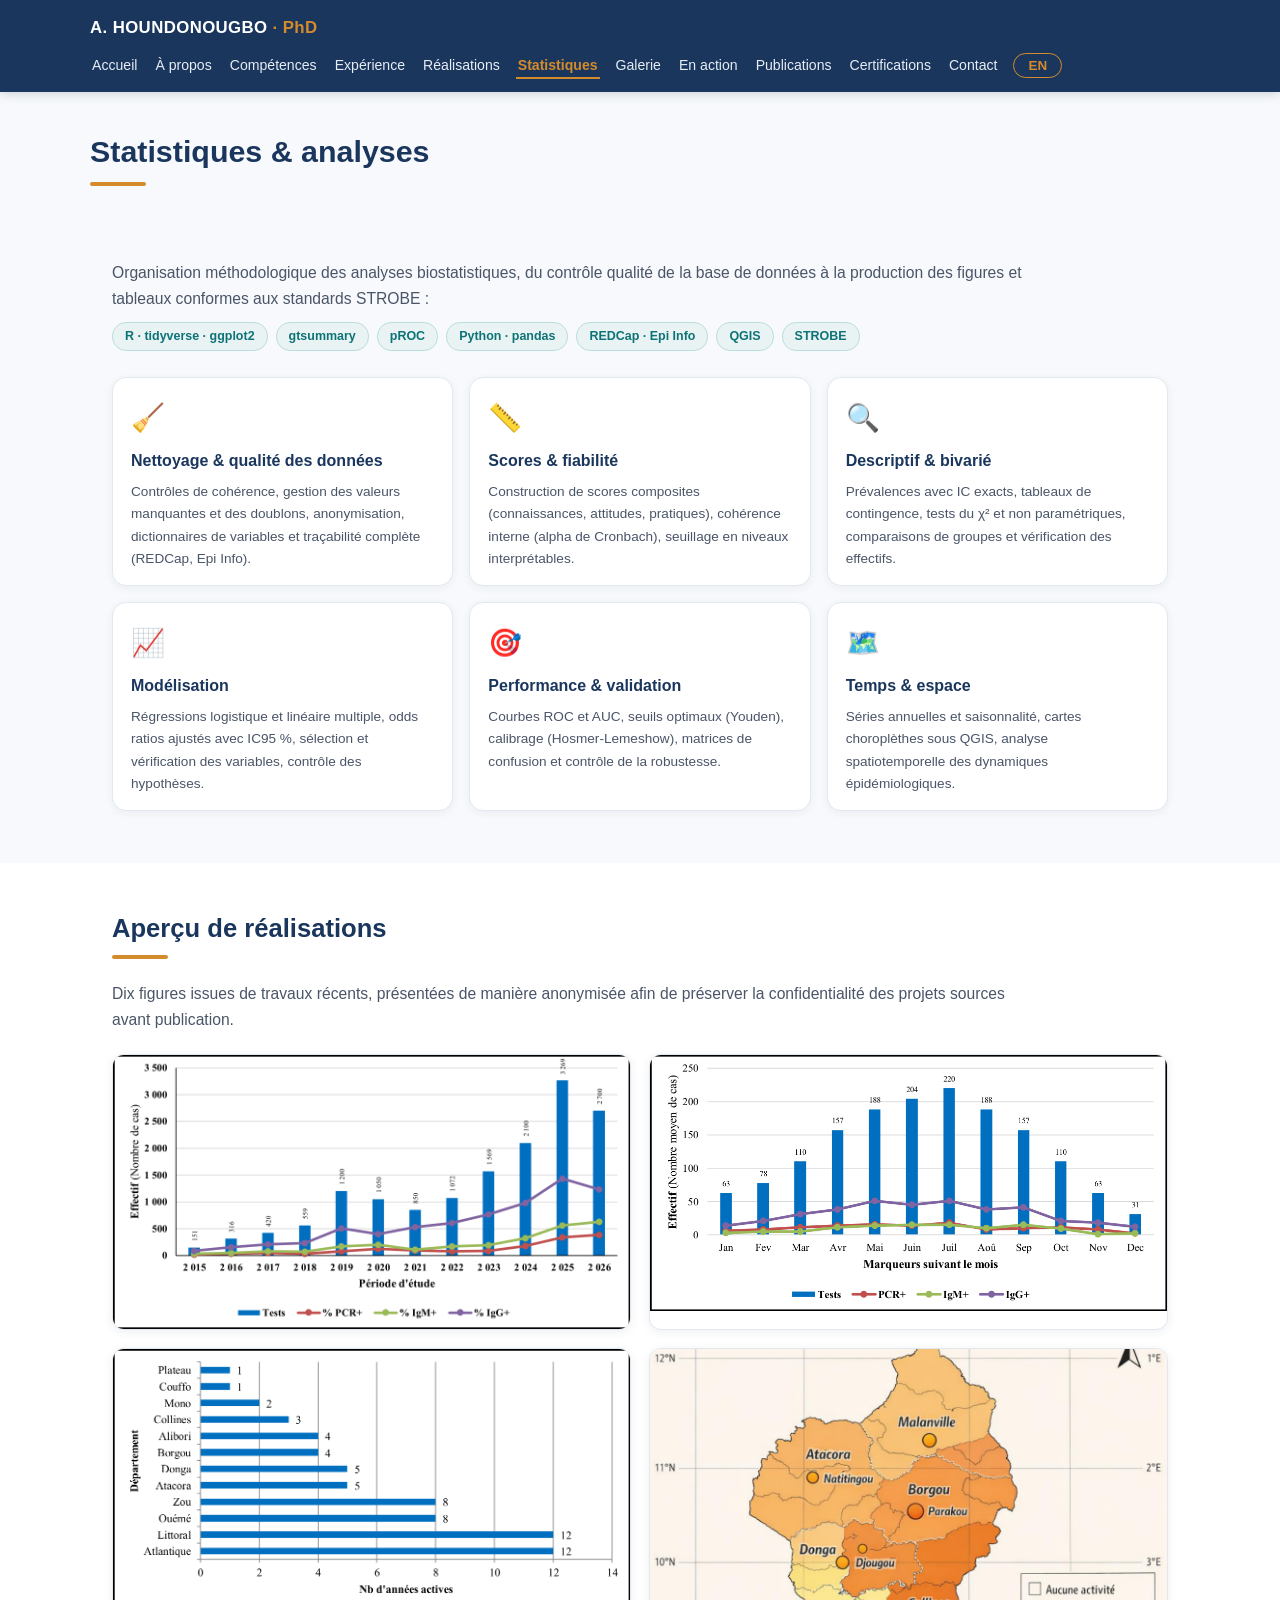
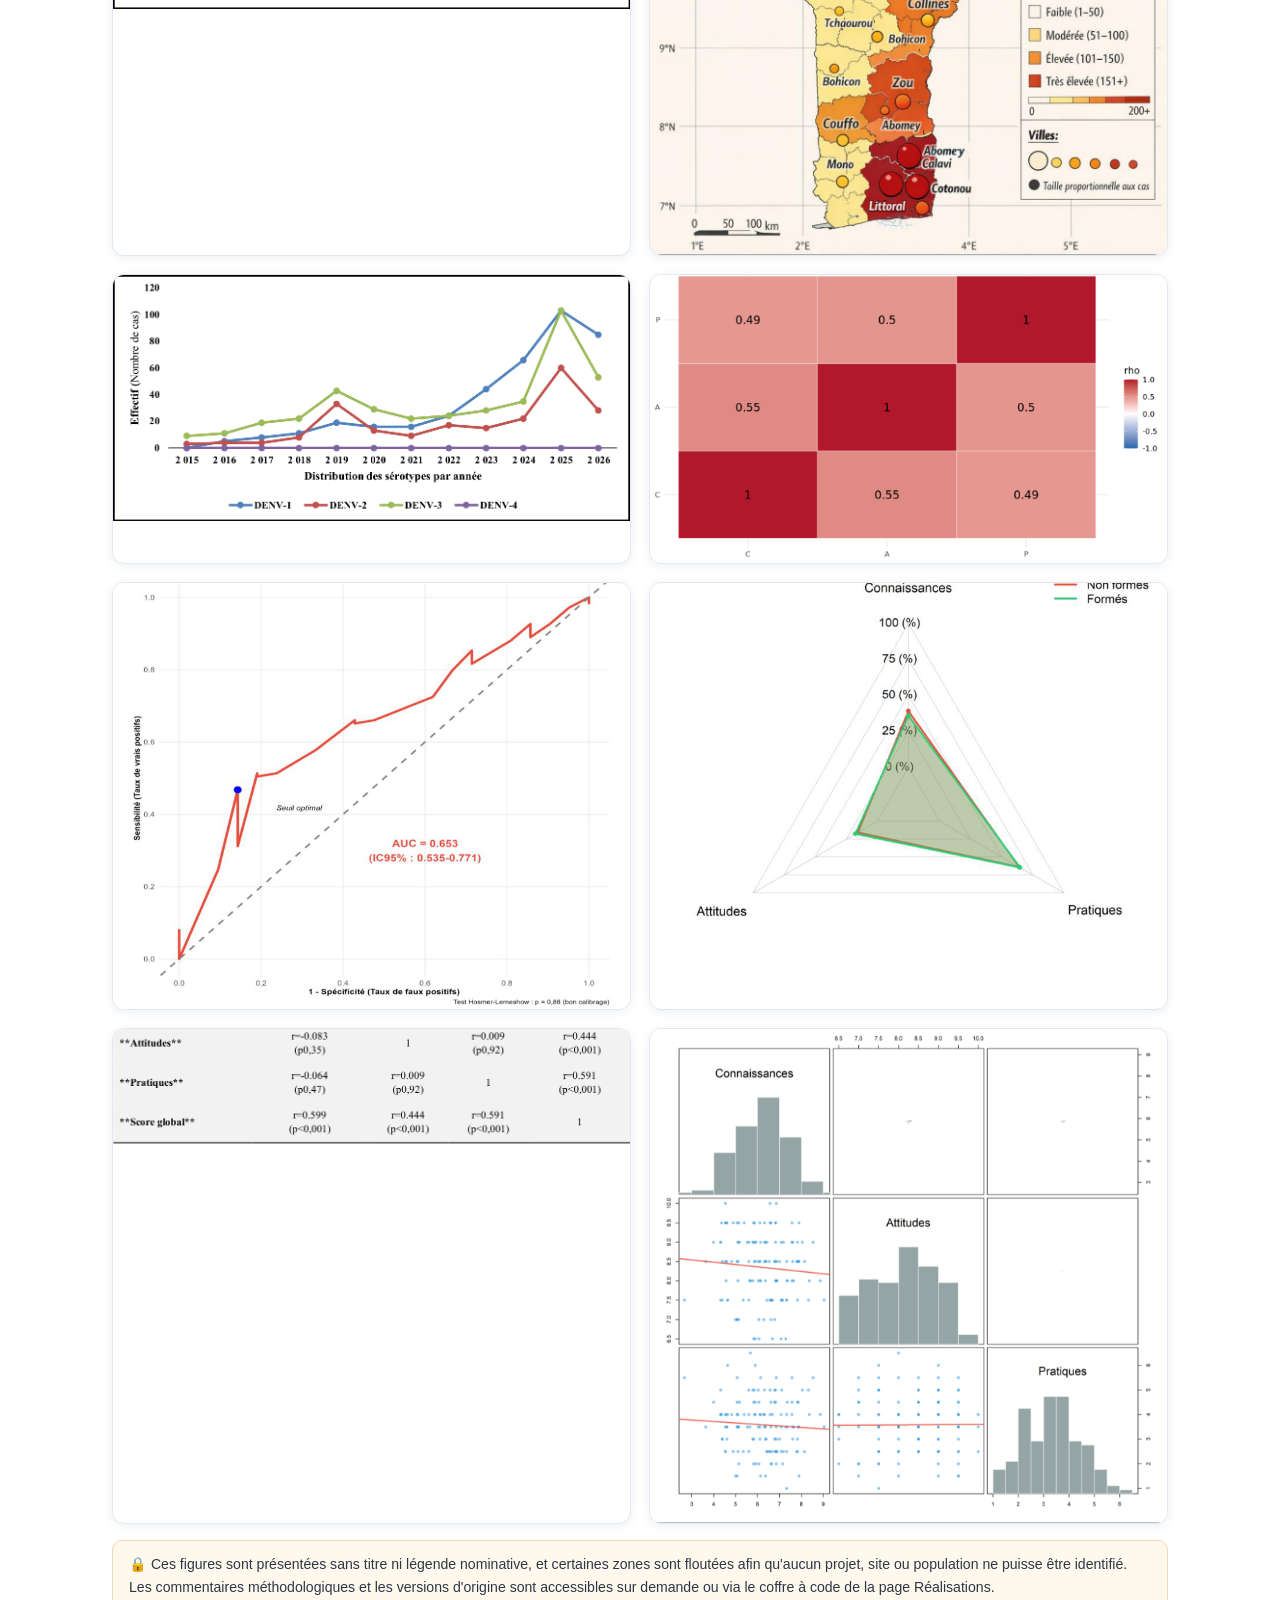
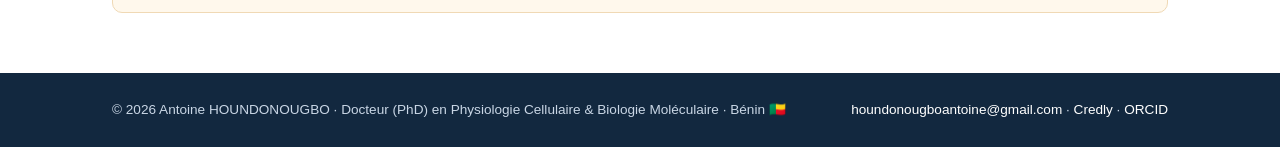
<file: statistiques.html>
<!DOCTYPE html>
<html lang="fr">
<head>
<meta charset="UTF-8">
<meta name="viewport" content="width=device-width, initial-scale=1.0">
<title data-fr="Statistiques · Antoine HOUNDONOUGBO" data-en="Statistics · Antoine HOUNDONOUGBO">Statistiques · Antoine HOUNDONOUGBO</title>
<meta name="description" content="Démarche d'analyse biostatistique (nettoyage, scores, modélisation, validation) et dix réalisations visuelles anonymisées.">
<meta property="og:title" content="Statistiques · Antoine HOUNDONOUGBO">
<meta property="og:description" content="Démarche d'analyse biostatistique (nettoyage, scores, modélisation, validation) et dix réalisations visuelles anonymisées.">
<meta property="og:type" content="website">
<meta property="og:url" content="https://antoine-houndonougbo.github.io/statistiques.html">
<meta property="og:image" content="https://antoine-houndonougbo.github.io/assets/og-cover.png">
<meta name="twitter:card" content="summary_large_image">
<meta name="theme-color" content="#1A365D">
<link rel="canonical" href="https://antoine-houndonougbo.github.io/statistiques.html">
<link rel="icon" type="image/svg+xml" href="assets/favicon.svg">
<link rel="stylesheet" href="assets/styles.css">
</head>
<body>
<a class="skip" href="#contenu"><span lang="fr">Aller au contenu principal</span><span lang="en">Skip to main content</span></a>
<header class="site">
<div class="wrap nav">
  <a class="brand" href="index.html">A. HOUNDONOUGBO <span>· PhD</span></a>
  <nav aria-label="Navigation principale">
    <ul><li><a href="index.html"><span lang="fr">Accueil</span><span lang="en">Home</span></a></li><li><a href="a-propos.html"><span lang="fr">À propos</span><span lang="en">About</span></a></li><li><a href="competences.html"><span lang="fr">Compétences</span><span lang="en">Skills</span></a></li><li><a href="experience.html"><span lang="fr">Expérience</span><span lang="en">Experience</span></a></li><li><a href="realisations.html"><span lang="fr">Réalisations</span><span lang="en">Results</span></a></li><li><a href="statistiques.html" aria-current="page"><span lang="fr">Statistiques</span><span lang="en">Statistics</span></a></li><li><a href="galerie.html"><span lang="fr">Galerie</span><span lang="en">Gallery</span></a></li><li><a href="en-action.html"><span lang="fr">En action</span><span lang="en">In action</span></a></li><li><a href="publications.html"><span lang="fr">Publications</span><span lang="en">Publications</span></a></li><li><a href="certifications.html"><span lang="fr">Certifications</span><span lang="en">Certifications</span></a></li><li><a href="contact.html"><span lang="fr">Contact</span><span lang="en">Contact</span></a></li>
      <li><button class="langbtn" id="langBtn" type="button" aria-label="Changer de langue / Switch language">EN</button></li>
    </ul>
  </nav>
</div>
</header>
<main id="contenu">

<div class="wrap pagehead"><h1><span lang="fr">Statistiques &amp; analyses</span><span lang="en">Statistics &amp; analysis</span></h1><p class="rule"></p></div>
<section aria-labelledby="st-t">
<div class="wrap">
  <p class="lead"><span lang="fr">Organisation méthodologique des analyses biostatistiques, du contrôle qualité de la base de données à la production des figures et tableaux conformes aux standards STROBE :</span><span lang="en">Methodological organisation of biostatistical analyses, from database quality control to producing figures and tables meeting STROBE standards:</span></p>
  <div class="chips-inline">
    <span class="badge">R · tidyverse · ggplot2</span><span class="badge">gtsummary</span><span class="badge">pROC</span><span class="badge">Python · pandas</span><span class="badge">REDCap · Epi Info</span><span class="badge">QGIS</span><span class="badge">STROBE</span>
  </div>
  <div class="m-grid">
<div class="m-card"><div class="m-ico">🧹</div><h4><span lang="fr">Nettoyage &amp; qualité des données</span><span lang="en">Data cleaning &amp; quality</span></h4><p><span lang="fr">Contrôles de cohérence, gestion des valeurs manquantes et des doublons, anonymisation, dictionnaires de variables et traçabilité complète (REDCap, Epi Info).</span><span lang="en">Consistency checks, handling of missing values and duplicates, anonymisation, variable dictionaries and full traceability (REDCap, Epi Info).</span></p></div>
<div class="m-card"><div class="m-ico">📏</div><h4><span lang="fr">Scores &amp; fiabilité</span><span lang="en">Scores &amp; reliability</span></h4><p><span lang="fr">Construction de scores composites (connaissances, attitudes, pratiques), cohérence interne (alpha de Cronbach), seuillage en niveaux interprétables.</span><span lang="en">Building composite scores (knowledge, attitudes, practices), internal consistency (Cronbach's alpha), cut-offs into interpretable levels.</span></p></div>
<div class="m-card"><div class="m-ico">🔍</div><h4><span lang="fr">Descriptif &amp; bivarié</span><span lang="en">Descriptive &amp; bivariate</span></h4><p><span lang="fr">Prévalences avec IC exacts, tableaux de contingence, tests du χ² et non paramétriques, comparaisons de groupes et vérification des effectifs.</span><span lang="en">Prevalences with exact CIs, contingency tables, χ² and non-parametric tests, group comparisons and sample-size verification.</span></p></div>
<div class="m-card"><div class="m-ico">📈</div><h4><span lang="fr">Modélisation</span><span lang="en">Modelling</span></h4><p><span lang="fr">Régressions logistique et linéaire multiple, odds ratios ajustés avec IC95 %, sélection et vérification des variables, contrôle des hypothèses.</span><span lang="en">Logistic and multiple linear regression, adjusted odds ratios with 95% CI, variable selection and checking, assumption control.</span></p></div>
<div class="m-card"><div class="m-ico">🎯</div><h4><span lang="fr">Performance &amp; validation</span><span lang="en">Performance &amp; validation</span></h4><p><span lang="fr">Courbes ROC et AUC, seuils optimaux (Youden), calibrage (Hosmer-Lemeshow), matrices de confusion et contrôle de la robustesse.</span><span lang="en">ROC curves and AUC, optimal cut-offs (Youden), calibration (Hosmer-Lemeshow), confusion matrices and robustness checks.</span></p></div>
<div class="m-card"><div class="m-ico">🗺️</div><h4><span lang="fr">Temps &amp; espace</span><span lang="en">Time &amp; space</span></h4><p><span lang="fr">Séries annuelles et saisonnalité, cartes choroplèthes sous QGIS, analyse spatiotemporelle des dynamiques épidémiologiques.</span><span lang="en">Annual series and seasonality, choropleth maps in QGIS, spatiotemporal analysis of epidemiological dynamics.</span></p></div>
  </div>
</div>
</section>
<section class="alt" aria-labelledby="ph-t">
<div class="wrap">
  <h2 id="ph-t"><span lang="fr">Aperçu de réalisations</span><span lang="en">Selected deliverables</span></h2>
  <p class="rule"></p>
  <p class="lead"><span lang="fr">Dix figures issues de travaux récents, présentées de manière anonymisée afin de préserver la confidentialité des projets sources avant publication.</span><span lang="en">Ten figures from recent projects, presented in anonymised form to preserve the confidentiality of the source studies prior to publication.</span></p>
  <div class="ph-grid">
<div class="ph-card"><img src="assets/stats/stats-01-serie-annuelle.png" alt="Figure statistique anonymisée : série annuelle" loading="lazy"></div>
<div class="ph-card"><img src="assets/stats/stats-02-saisonnalite.png" alt="Figure statistique anonymisée : saisonnalité" loading="lazy"></div>
<div class="ph-card"><img src="assets/stats/stats-03-annees-actives.png" alt="Figure statistique anonymisée : années actives" loading="lazy"></div>
<div class="ph-card"><img src="assets/stats/stats-04-carte-choroplethe.png" alt="Figure statistique anonymisée : cartographie" loading="lazy"></div>
<div class="ph-card"><img src="assets/stats/stats-05-serotypes-annuels.png" alt="Figure statistique anonymisée : sérotypes" loading="lazy"></div>
<div class="ph-card"><img src="assets/stats/stats-06-correlations-cap.png" alt="Figure statistique anonymisée : corrélations" loading="lazy"></div>
<div class="ph-card"><img src="assets/stats/stats-07-courbe-roc.png" alt="Figure statistique anonymisée : courbe ROC" loading="lazy"></div>
<div class="ph-card"><img src="assets/stats/stats-08-radar-cap.png" alt="Figure statistique anonymisée : radar" loading="lazy"></div>
<div class="ph-card"><img src="assets/stats/stats-09-correlogramme.png" alt="Figure statistique anonymisée : corrélogramme" loading="lazy"></div>
<div class="ph-card"><img src="assets/stats/stats-10-matrice-nuages.png" alt="Figure statistique anonymisée : matrice de nuages" loading="lazy"></div>
  </div>
  <div class="confidential">🔒 <span lang="fr">Ces figures sont présentées sans titre ni légende nominative, et certaines zones sont floutées afin qu'aucun projet, site ou population ne puisse être identifié. Les commentaires méthodologiques et les versions d'origine sont accessibles sur demande ou via le coffre à code de la page Réalisations.</span><span lang="en">These figures are shown without identifying titles or captions, and certain areas are blurred so that no project, site or population can be identified. Methodological commentary and original versions are available on request or via the code vault on the Results page.</span></div>
</div>
</section>

</main>
<footer class="site">
<div class="wrap frow">
  <div>© <span id="year">2026</span> Antoine HOUNDONOUGBO · <span lang="fr">Docteur (PhD) en Physiologie Cellulaire &amp; Biologie Moléculaire · Bénin 🇧🇯</span><span lang="en">PhD in Cellular Physiology &amp; Molecular Biology · Benin 🇧🇯</span></div>
  <div><a href="mailto:houndonougboantoine@gmail.com">houndonougboantoine@gmail.com</a> · <a href="https://credly.com/users/antoine-houndonougbo">Credly</a> · <a href="https://orcid.org/0009-0008-2051-8217">ORCID</a></div>
</div>
</footer>
<script src="assets/vault-data.js"></script>
<script src="assets/script.js"></script>
</body>
</html>
</file>
<file: assets/styles.css>
/* ============================================================
   Antoine HOUNDONOUGBO · Portfolio multi-pages
   Charte : navy / gold / teal
   ============================================================ */
:root{
  --navy:#1A365D; --navy2:#12283F; --teal:#0D7377; --gold:#D48B2C;
  --bg:#F7F9FC; --card:#FFFFFF; --text:#2D3748; --muted:#64748B; --line:#E2E8F0;
}
*{margin:0;padding:0;box-sizing:border-box;}
html{scroll-behavior:smooth;}
body{font-family:'Segoe UI',Calibri,Roboto,Arial,sans-serif;color:var(--text);background:var(--bg);line-height:1.65;}
a{color:var(--teal);text-decoration:none;} a:hover{text-decoration:underline;}
.wrap{max-width:1100px;margin:0 auto;padding:0 22px;}
html[lang="fr"] [lang="en"], html[lang="en"] [lang="fr"]{display:none;}

/* Accessibilite */
.skip{position:absolute;left:-9999px;top:0;background:var(--gold);color:var(--navy);padding:10px 18px;border-radius:0 0 8px 0;z-index:100;font-weight:700;}
.skip:focus{left:0;}
a:focus-visible,button:focus-visible,input:focus-visible{outline:3px solid var(--gold);outline-offset:2px;}
@media (prefers-reduced-motion:reduce){*{animation:none!important;transition:none!important;}html{scroll-behavior:auto;}}

/* Header / navigation */
header.site{background:var(--navy);color:#fff;position:sticky;top:0;z-index:50;box-shadow:0 2px 10px rgba(18,40,63,.18);}
.nav{display:flex;align-items:center;justify-content:space-between;flex-wrap:wrap;gap:10px;padding:14px 0;}
.brand{font-weight:700;font-size:1.05rem;letter-spacing:.4px;color:#fff;}
.brand span{color:var(--gold);}
.brand:hover{text-decoration:none;}
nav ul{display:flex;gap:14px;list-style:none;flex-wrap:wrap;align-items:center;}
nav a{color:#E7EDF5;font-size:.88rem;padding:4px 2px;border-bottom:2px solid transparent;transition:color .15s,border-color .15s;}
nav a:hover{color:var(--gold);text-decoration:none;}
nav a[aria-current="page"]{color:var(--gold);border-bottom-color:var(--gold);font-weight:600;}
.langbtn{background:transparent;border:1px solid var(--gold);color:var(--gold);border-radius:20px;padding:4px 14px;cursor:pointer;font-weight:600;font-size:.84rem;transition:background .15s,color .15s;}
.langbtn:hover{background:var(--gold);color:var(--navy);}

/* Hero */
.hero{background:linear-gradient(135deg,var(--navy) 0%,var(--navy2) 58%,var(--teal) 135%);color:#fff;padding:48px 0 40px;}
.hero-top{display:grid;grid-template-columns:1fr 220px;gap:32px;align-items:center;}
.hero h1{font-size:2.35rem;line-height:1.15;letter-spacing:-.3px;}
.hero .role{color:var(--gold);font-size:1.12rem;font-weight:600;margin:8px 0 6px;}
.hero .org{color:#D5E0EC;font-size:.96rem;max-width:780px;}
.avail{display:inline-block;margin-top:14px;background:rgba(13,115,119,.38);border:1px solid rgba(255,255,255,.32);padding:6px 15px;border-radius:20px;font-size:.85rem;}
.contacts{display:flex;flex-wrap:wrap;gap:10px;margin:16px 0;}
.chip{background:rgba(255,255,255,.11);border:1px solid rgba(255,255,255,.24);border-radius:22px;padding:6px 14px;font-size:.84rem;}
.chip a{color:#fff;} .chip a:hover{text-decoration:none;color:var(--gold);}
.cta{display:flex;gap:12px;flex-wrap:wrap;margin-top:8px;}
.btn{display:inline-block;padding:10px 22px;border-radius:26px;font-weight:600;font-size:.93rem;transition:transform .15s,background .15s;}
.btn-gold{background:var(--gold);color:var(--navy);} .btn-gold:hover{background:#e6a03f;text-decoration:none;}
.btn-outline{border:1.5px solid rgba(255,255,255,.85);color:#fff;} .btn-outline:hover{background:rgba(255,255,255,.12);text-decoration:none;}

.hero-portrait{display:flex;flex-direction:column;align-items:center;}
.hero-portrait img{width:205px;height:215px;object-fit:cover;object-position:center top;border-radius:16px;border:3px solid rgba(212,139,44,.85);box-shadow:0 12px 28px rgba(0,0,0,.32);background:#fff;}

/* Statistiques Hero */
.stats{display:grid;grid-template-columns:repeat(auto-fit,minmax(160px,1fr));gap:14px;margin-top:28px;}
.stat{background:rgba(255,255,255,.08);border:1px solid rgba(255,255,255,.2);border-radius:12px;padding:14px;text-align:center;color:#fff;}
.stat .v{font-size:1.5rem;font-weight:800;}
.stat .l{font-size:.77rem;color:#D5E0EC;margin-top:2px;}

/* Sections */
section{padding:44px 0;}
section.alt{background:#fff;}
h2{font-size:1.6rem;color:var(--navy);}
.rule{width:56px;height:4px;background:var(--gold);border-radius:2px;margin:6px 0 22px;}
h3{color:var(--teal);font-size:1.08rem;margin-bottom:4px;}
.lead{color:#4A5568;max-width:920px;font-size:.98rem;}
.grid{display:grid;grid-template-columns:repeat(auto-fill,minmax(300px,1fr));gap:16px;margin-top:10px;}
.card{background:var(--card);border:1px solid var(--line);border-left:4px solid var(--teal);border-radius:10px;padding:18px;box-shadow:0 1px 4px rgba(18,40,63,.05);}
.card h4{color:var(--navy);font-size:1rem;margin-bottom:6px;}
.card p{font-size:.89rem;color:#4A5568;}
.card .ico{font-size:1.35rem;margin-bottom:4px;}
.card a.more{font-size:.85rem;font-weight:600;}

/* Bloc portrait page A propos */
.about-intro{display:grid;grid-template-columns:230px 1fr;gap:28px;align-items:start;background:var(--card);border:1px solid var(--line);border-radius:14px;padding:24px;box-shadow:0 2px 10px rgba(18,40,63,.05);margin-bottom:24px;}
.about-photo{text-align:center;}
.about-photo img{width:100%;max-width:210px;aspect-ratio:4/4.2;object-fit:cover;object-position:center top;border-radius:12px;border:2px solid var(--gold);box-shadow:0 4px 14px rgba(18,40,63,.12);}
.about-photo .caption{font-size:.78rem;color:var(--muted);margin-top:8px;font-weight:600;}
.about-text p{margin-bottom:12px;color:#334155;font-size:.95rem;}
.about-text p:last-child{margin-bottom:0;}

/* Cartes de routage (accueil) */
.route{display:grid;grid-template-columns:repeat(auto-fill,minmax(240px,1fr));gap:14px;}
.route a{display:block;background:var(--card);border:1px solid var(--line);border-top:4px solid var(--navy);border-radius:10px;padding:16px;color:var(--text);transition:border-color .15s,box-shadow .15s,transform .15s;}
.route a:hover{border-top-color:var(--gold);text-decoration:none;box-shadow:0 4px 12px rgba(18,40,63,.09);transform:translateY(-1px);}
.route .t{font-weight:700;color:var(--navy);font-size:.96rem;}
.route .d{font-size:.84rem;color:var(--muted);margin-top:4px;}

/* Experiences */
.exp{background:var(--card);border:1px solid var(--line);border-left:4px solid var(--gold);border-radius:10px;padding:18px 22px;margin-bottom:16px;box-shadow:0 1px 4px rgba(18,40,63,.05);}
.exp-head{display:flex;justify-content:space-between;align-items:baseline;flex-wrap:wrap;gap:8px;margin-bottom:4px;}
.exp .period{display:inline-block;background:#EAF3F3;color:var(--teal);border-radius:14px;padding:3px 12px;font-size:.79rem;font-weight:700;}
.exp h3{color:var(--navy);font-size:1.06rem;margin:0;}
.exp .place{color:var(--teal);font-weight:600;font-size:.9rem;margin:2px 0 10px;}
.exp ul{margin-left:18px;}
.exp li{font-size:.92rem;margin-bottom:6px;color:#334155;}
.exp li:last-child{margin-bottom:0;}

/* Tags & badges */
.tag{display:inline-block;font-size:.72rem;font-weight:700;border-radius:12px;padding:2px 10px;margin-right:6px;vertical-align:1px;}
.tag-first{background:#FDF1DF;color:#8a5a10;border:1px solid #EACB97;}
.tag-co{background:#E8F0FE;color:#1A365D;border:1px solid #C6D8F5;}
.tag-status{background:#EAF3F3;color:var(--teal);border:1px solid #BCDDDD;}
.badge{display:inline-block;background:#EAF3F3;border:1px solid #BCDDDD;color:var(--teal);border-radius:14px;padding:3px 12px;font-size:.78rem;font-weight:600;}

/* Publications */
.pub{background:var(--card);border:1px solid var(--line);border-radius:10px;padding:15px 18px;margin-bottom:12px;box-shadow:0 1px 3px rgba(0,0,0,.04);}
.pub .ttl{font-weight:700;color:var(--navy);}
.pub .meta{font-size:.86rem;color:var(--muted);margin-top:3px;}
.pub .doi{font-size:.84rem;margin-top:4px;}
.pub .note{font-size:.86rem;color:#4A5568;margin-top:4px;}

/* Figures & encadres */
.figs{display:grid;grid-template-columns:repeat(auto-fit,minmax(420px,1fr));gap:16px;margin:18px 0;}
.fig{background:var(--card);border:1px solid var(--line);border-radius:10px;padding:14px;}
.fig img,.fig svg{width:100%;height:auto;display:block;}
.fig figcaption{font-size:.81rem;color:var(--muted);margin-top:8px;line-height:1.5;}
.fig.wide{grid-column:1/-1;max-width:640px;margin:0 auto;}
.metrics{display:grid;grid-template-columns:repeat(auto-fit,minmax(190px,1fr));gap:12px;margin:14px 0;}
.metric{background:var(--card);border:1px solid var(--line);border-radius:10px;padding:12px;text-align:center;}
.metric .v{font-size:1.3rem;font-weight:800;color:var(--navy);}
.metric .l{font-size:.78rem;color:var(--muted);}
.chips-inline{display:flex;flex-wrap:wrap;gap:8px;margin:10px 0 4px;}
.confidential{background:#FFF8EC;border:1px solid #F0D9B5;border-radius:10px;padding:12px 16px;font-size:.88rem;margin:16px 0;}

/* Coffre a code */
.vault{background:var(--navy);color:#fff;border-radius:12px;padding:24px;margin:26px 0;}
.vault h3{color:var(--gold);}
.vault p{color:#C9D6E5;font-size:.9rem;max-width:820px;}
.vault .row{display:flex;gap:10px;flex-wrap:wrap;margin-top:12px;}
.vault input{flex:1;min-width:220px;padding:11px 14px;border:1.5px solid rgba(255,255,255,.35);border-radius:8px;font-size:1rem;background:rgba(255,255,255,.08);color:#fff;}
.vault input::placeholder{color:#9FB2CC;}
.vault button{background:var(--gold);color:var(--navy);border:0;border-radius:8px;padding:11px 22px;font-size:1rem;font-weight:700;cursor:pointer;}
.vault button:hover{background:#e6a03f;}
.vault .err{display:none;margin-top:10px;background:#FDECEC;border:1px solid #F5B7B1;color:#943126;border-radius:8px;padding:10px 14px;font-size:.9rem;}
.vault .ok{display:none;margin-top:14px;background:rgba(13,115,119,.25);border:1px solid rgba(255,255,255,.35);border-radius:8px;padding:10px 14px;font-size:.88rem;}
.vault-results{margin-top:16px;display:grid;gap:12px;}
.vproj{background:rgba(255,255,255,.06);border:1px solid rgba(255,255,255,.2);border-left:4px solid var(--gold);border-radius:10px;padding:14px 16px;}
.vproj h4{color:#fff;font-size:.98rem;}
.vproj .tag{margin-left:0;margin-bottom:6px;}
.vproj p{font-size:.88rem;color:#E2E8F0;}
.vproj .skills{margin-top:6px;font-size:.78rem;color:#9FB2CC;}

/* Certifications */
.certs{display:grid;grid-template-columns:repeat(auto-fill,minmax(255px,1fr));gap:12px;}
.cert{display:flex;align-items:flex-start;gap:10px;background:var(--card);border:1px solid var(--line);border-radius:10px;padding:12px 14px;font-size:.88rem;}
.cert .st{font-size:1.05rem;line-height:1.3;}
.cert-body{display:flex;flex-direction:column;}
.cert-title{font-weight:600;color:var(--navy);}
.cert-date{font-size:.77rem;color:var(--muted);margin-top:2px;}

/* Contact & references */
.ct-grid{display:grid;grid-template-columns:repeat(auto-fit,minmax(240px,1fr));gap:14px;}
.refcards{display:grid;grid-template-columns:repeat(auto-fit,minmax(280px,1fr));gap:14px;}
.refcard{background:var(--card);border:1px solid var(--line);border-top:4px solid var(--navy);border-radius:10px;padding:14px 16px;}
.refcard .nm{font-weight:700;color:var(--navy);}
.refcard .rl{font-size:.83rem;color:var(--muted);margin-top:3px;}

/* Divers */
.pagehead{padding:34px 0 8px;}
.pagehead h1{font-size:1.9rem;color:var(--navy);}
.notice{background:#EAF3F3;border:1px solid #BCDDDD;border-radius:10px;padding:12px 16px;font-size:.88rem;margin:14px 0;}
ul.tick{list-style:none;margin:8px 0;} ul.tick li{padding-left:24px;position:relative;margin-bottom:6px;font-size:.92rem;}
ul.tick li::before{content:"✓";color:var(--teal);font-weight:800;position:absolute;left:2px;}

footer.site{background:var(--navy2);color:#C9D6E5;padding:26px 0;font-size:.85rem;}
footer.site a{color:#fff;}
footer .frow{display:flex;justify-content:space-between;flex-wrap:wrap;gap:10px;}

/* Galerie de graphiques */
.gbar{margin:14px 0 6px;}
.gfilter{background:var(--card);border:1.5px solid var(--line);color:var(--text);border-radius:18px;padding:6px 16px;font-size:.82rem;font-weight:600;cursor:pointer;}
.gfilter:hover{border-color:var(--teal);color:var(--teal);}
.gfilter.active{background:var(--navy);border-color:var(--navy);color:#fff;}
.gfig.hidden{display:none;}
.ggrid{grid-template-columns:repeat(auto-fill,minmax(330px,1fr));}
.gfig img{border:1px solid var(--line);border-radius:6px;background:#fff;}

/* Page « En action » : champs photo + emplacement disponible + lightbox */
.act-field{margin:32px 0;}
.act-head{display:flex;align-items:flex-start;gap:14px;margin-bottom:14px;}
.act-ico{font-size:1.85rem;line-height:1.2;}
.act-head h3{font-size:1.12rem;margin-bottom:2px;}
.act-head p{font-size:.87rem;color:#4A5568;max-width:780px;}
.act-grid{display:grid;gap:14px;}
.act-grid.cols-3{grid-template-columns:repeat(3,1fr);}
.act-grid.cols-4{grid-template-columns:repeat(4,1fr);}
.photo{margin:0;position:relative;border-radius:12px;overflow:hidden;box-shadow:0 2px 8px rgba(26,54,93,.12);cursor:zoom-in;background:#12283F;}
.photo img{width:100%;aspect-ratio:4/5;object-fit:cover;display:block;transition:transform .4s ease;}
.photo:hover img{transform:scale(1.04);}
.photo figcaption{position:absolute;left:0;right:0;bottom:0;padding:26px 12px 10px;font-size:.78rem;color:#fff;background:linear-gradient(transparent,rgba(18,40,63,.9));opacity:0;transition:opacity .25s;}
.photo:hover figcaption{opacity:1;}

/* Emplacement libre pour photo a charger */
.photo-slot{margin:0;position:relative;border-radius:12px;overflow:hidden;border:2px dashed #94A3B8;background:repeating-linear-gradient(45deg,#F8FAFC,#F8FAFC 12px,#F1F5F9 12px,#F1F5F9 24px);aspect-ratio:4/5;display:flex;flex-direction:column;align-items:center;justify-content:center;padding:18px;text-align:center;}
.photo-slot.has-img{border:0;background:#12283F;box-shadow:0 2px 8px rgba(26,54,93,.12);}
.photo-slot .slot-preview{width:100%;height:100%;object-fit:cover;position:absolute;inset:0;display:block;}
.photo-slot .slot- preview[hidden]{display:none;}
.photo-slot .slot-ui{z-index:2;display:flex;flex-direction:column;align-items:center;gap:8px;max-width:240px;}
.photo-slot.has-img .slot-ui{position:absolute;bottom:10px;right:10px;background:rgba(18,40,63,.85);padding:6px 10px;border-radius:8px;}
.photo-slot.has-img .slot-info{display:none;}
.slot-ico{font-size:2rem;color:var(--navy);}
.slot-title{font-weight:700;font-size:.88rem;color:var(--navy);}
.slot-desc{font-size:.76rem;color:var(--muted);line-height:1.4;}
.slot-code{font-size:.72rem;color:var(--teal);background:#fff;border:1px solid var(--line);border-radius:6px;padding:2px 8px;font-family:monospace;}
.slot-btn{display:inline-block;margin-top:4px;background:var(--navy);color:#fff;font-size:.76rem;font-weight:600;padding:6px 12px;border-radius:16px;cursor:pointer;border:1px solid rgba(255,255,255,.2);}
.slot-btn:hover{background:var(--teal);}

.lb{position:fixed;inset:0;background:rgba(18,40,63,.94);z-index:500;display:flex;flex-direction:column;align-items:center;justify-content:center;padding:24px;}
.lb[hidden]{display:none;}
.lb img{max-width:min(92vw,900px);max-height:76vh;border-radius:10px;box-shadow:0 10px 40px rgba(0,0,0,.5);}
.lb-cap{color:#E2E8F0;font-size:.92rem;margin-top:14px;text-align:center;max-width:760px;}
.lb-x{position:absolute;top:14px;right:20px;background:rgba(255,255,255,.12);border:1px solid rgba(255,255,255,.3);color:#fff;font-size:1.6rem;line-height:1;border-radius:50%;width:44px;height:44px;cursor:pointer;}
.lb-x:hover{background:#D48B2C;color:#12283F;}

/* Encart STROBE sous confidentialite (Realisations) */
.strobe-teaser{position:relative;}
.strobe-teaser img{filter:blur(0px);}
.strobe-teaser figcaption strong{color:#B3282D;}

/* Page Statistiques */
.m-grid{display:grid;grid-template-columns:repeat(3,1fr);gap:16px;margin:26px 0 8px;}
.m-card{background:#fff;border:1px solid var(--line,#E2E8F0);border-radius:14px;padding:18px 18px 14px;box-shadow:0 2px 8px rgba(26,54,93,.06);}
.m-ico{font-size:1.7rem;margin-bottom:8px;}
.m-card h4{font-size:1rem;margin-bottom:6px;color:var(--navy);}
.m-card p{font-size:.85rem;color:#4A5568;}
.ph-grid{display:grid;grid-template-columns:repeat(2,1fr);gap:18px;margin:22px 0 6px;}
.ph-card{background:#fff;border:1px solid var(--line,#E2E8F0);border-radius:12px;overflow:hidden;box-shadow:0 2px 10px rgba(26,54,93,.08);}
.ph-card img{width:100%;display:block;}

@media (max-width:900px){
  .m-grid{grid-template-columns:repeat(2,1fr);}
  .ph-grid{grid-template-columns:1fr 1fr;}
  .act-grid.cols-4,.act-grid.cols-3{grid-template-columns:repeat(2,1fr);}
}
@media (max-width:740px){
  .hero-top{grid-template-columns:1fr;text-align:left;}
  .hero-portrait{order:-1;align-items:flex-start;}
  .hero-portrait img{width:150px;height:158px;}
  .about-intro{grid-template-columns:1fr;}
  .about-photo{text-align:left;}
  .about-photo img{max-width:170px;}
}
@media (max-width:640px){
  .hero h1{font-size:1.8rem;}
  nav ul{gap:8px;}
  section{padding:34px 0;}
  .figs{grid-template-columns:1fr;}
  .m-grid{grid-template-columns:1fr;}
  .ph-grid{grid-template-columns:1fr;}
  .act-grid.cols-3,.act-grid.cols-4{grid-template-columns:1fr;}
}
@media print{
  header.site,.langbtn,.cta,.avail,footer.site,.skip,.vault{display:none!important;}
  .hero{background:var(--navy)!important;-webkit-print-color-adjust:exact;print-color-adjust:exact;}
  section{padding:12px 0;} body{font-size:11px;}
  .exp,.card,.pub{box-shadow:none;}
}
</file>
